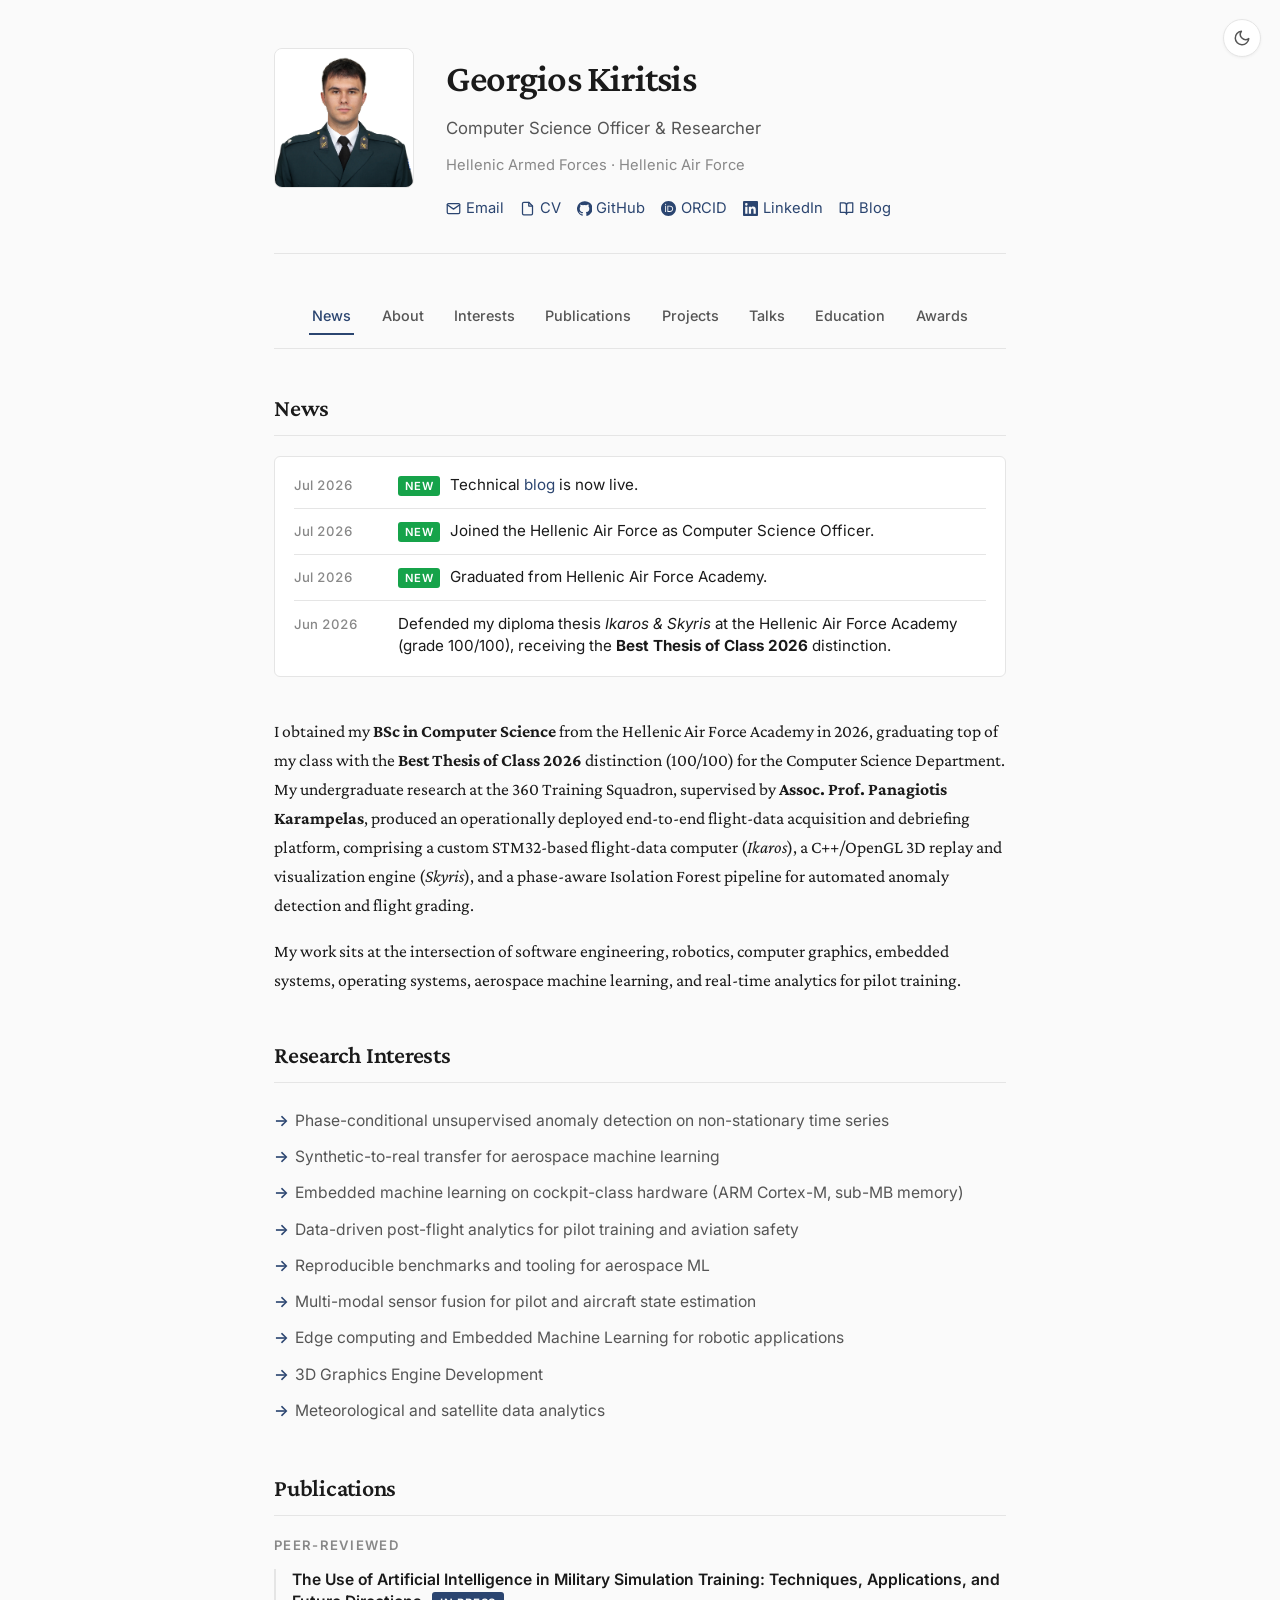
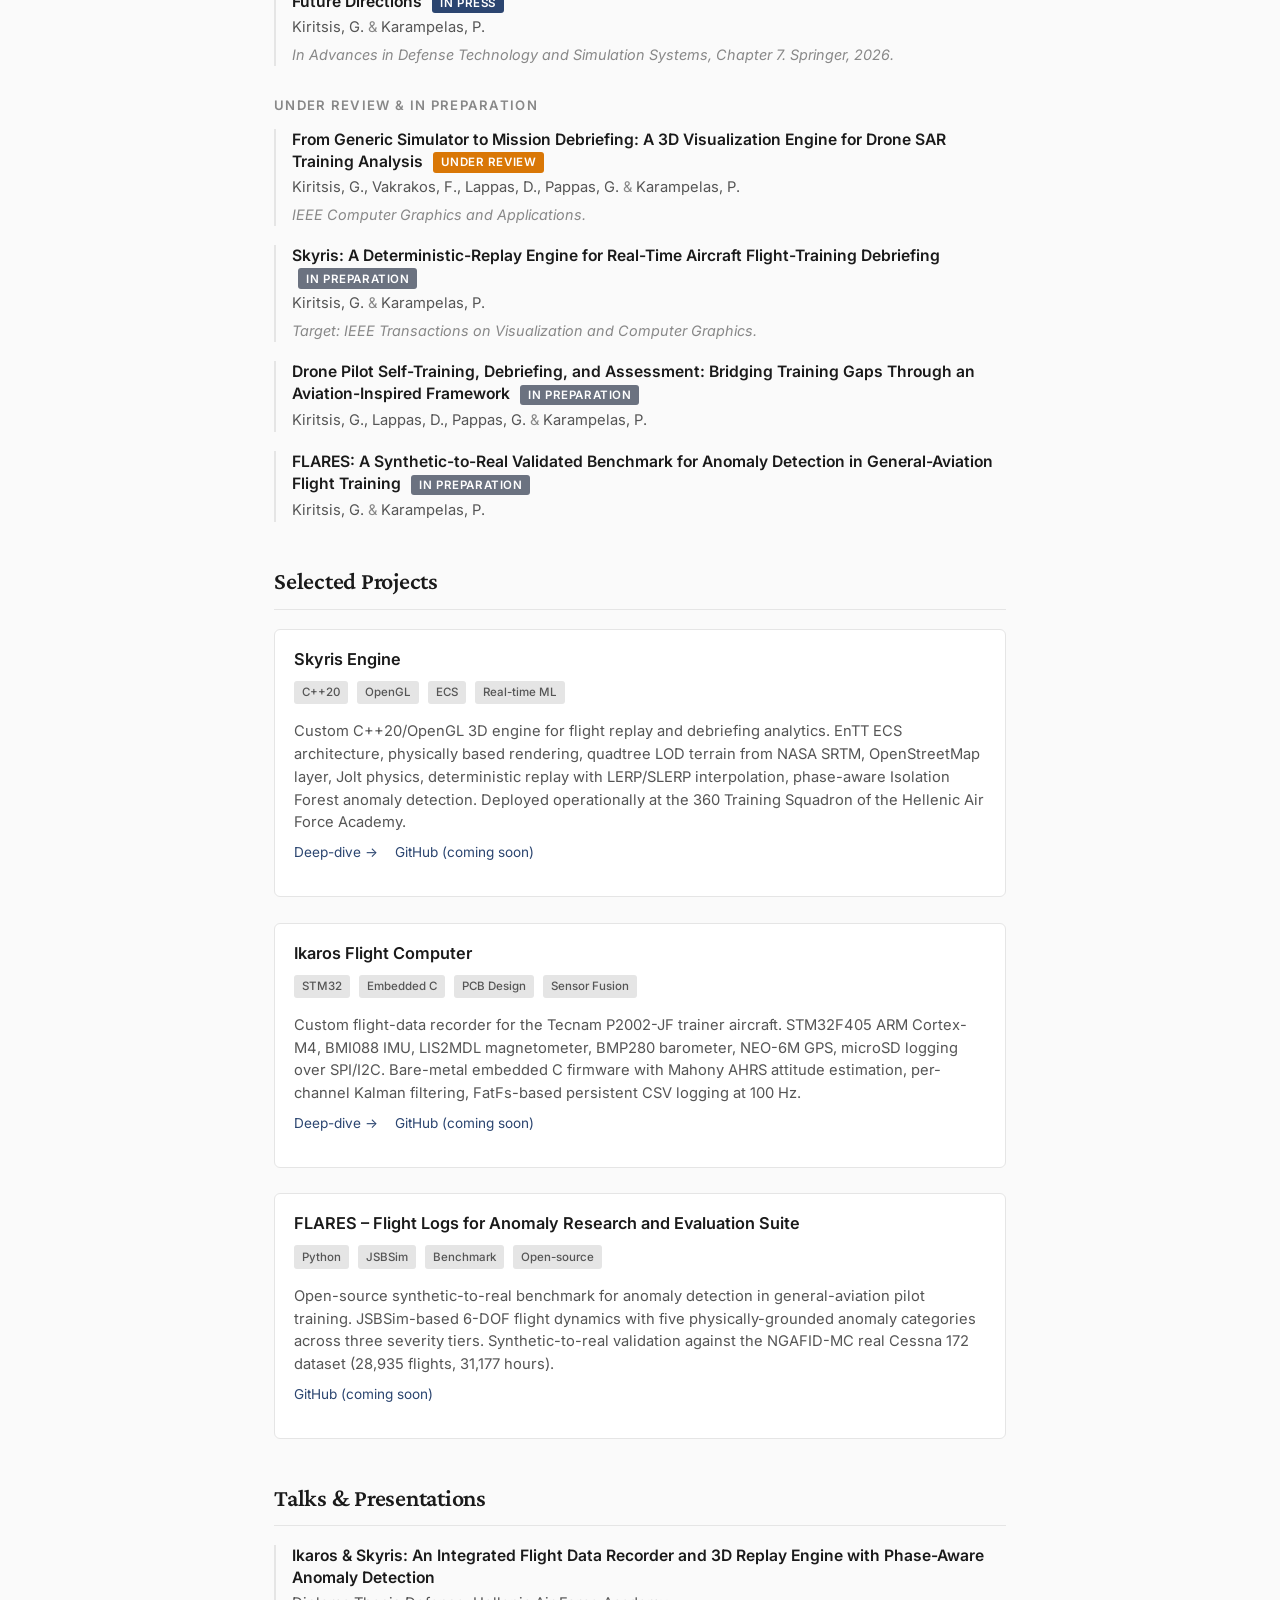
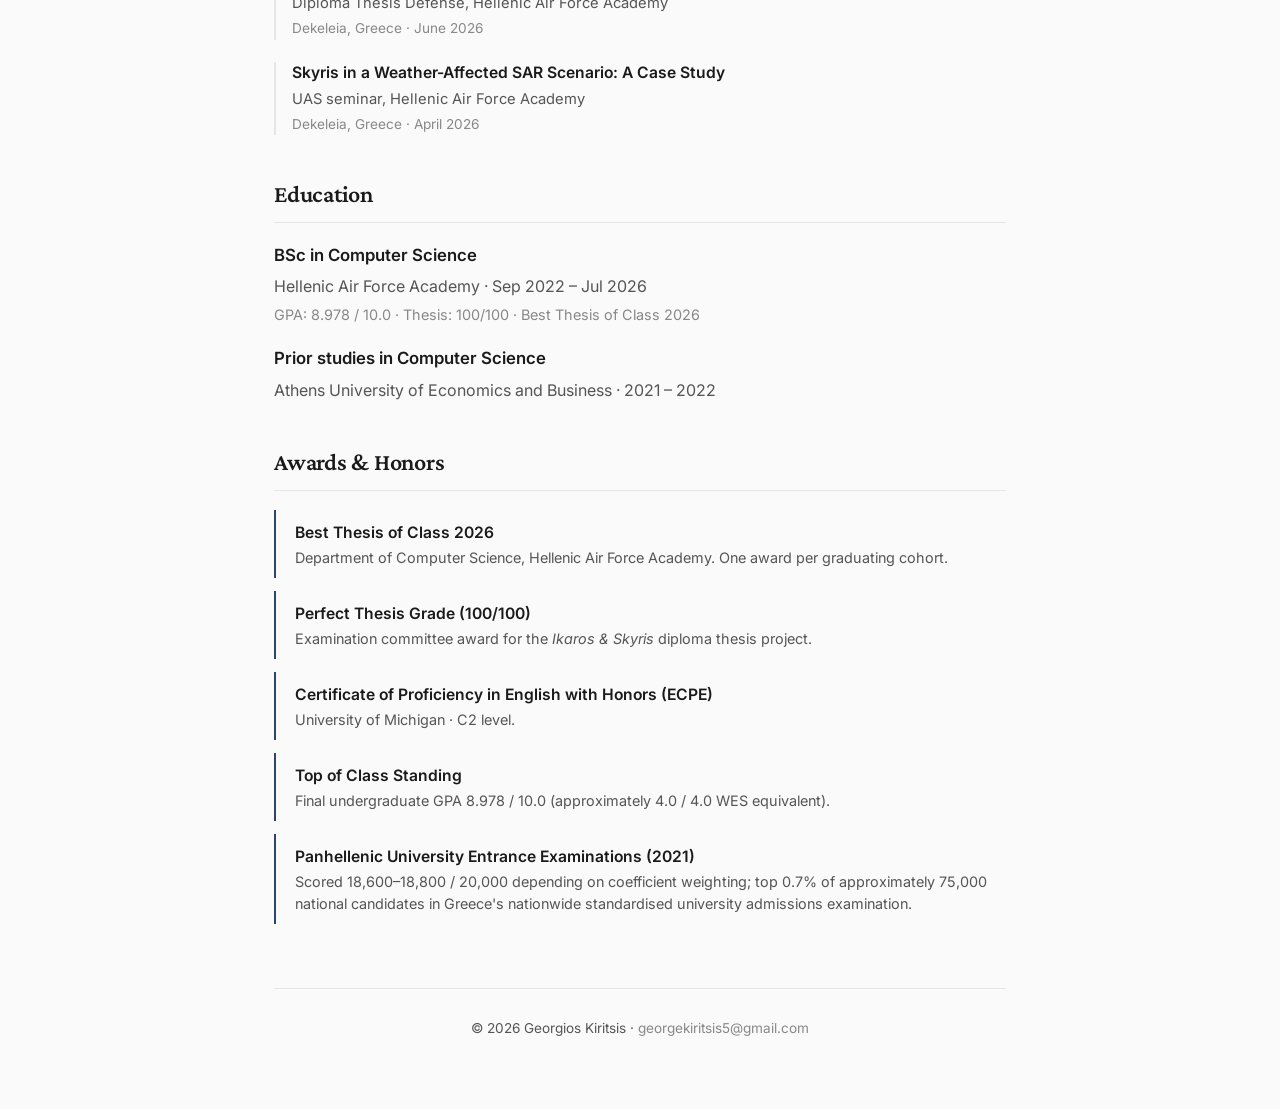
<file: index.html>
<!DOCTYPE html>
<html lang="en">
<head>
<meta charset="UTF-8">
<meta name="viewport" content="width=device-width, initial-scale=1.0">
<title>Georgios Kiritsis</title>
<meta name="description" content="Georgios Kiritsis &ndash; Computer Science Officer & Researcher.">
<meta name="author" content="Georgios Kiritsis">

<meta property="og:title" content="Georgios Kiritsis">
<meta property="og:description" content="Computer Science Officer &amp; Researcher">
<meta property="og:type" content="website">
<meta property="og:url" content="https://georgekiritsis.com">

<link rel="preconnect" href="https://fonts.googleapis.com">
<link rel="preconnect" href="https://fonts.gstatic.com" crossorigin>
<link href="https://fonts.googleapis.com/css2?family=Inter:wght@400;500;600;700&amp;family=Crimson+Pro:ital,wght@0,400;0,600;1,400&amp;display=swap" rel="stylesheet">

<link rel="stylesheet" href="style.css">

<script>
  (function() {
    const stored = localStorage.getItem('theme');
    const systemDark = window.matchMedia('(prefers-color-scheme: dark)').matches;
    const theme = stored || (systemDark ? 'dark' : 'light');
    document.documentElement.setAttribute('data-theme', theme);
  })();
</script>
</head>
<body>

<button class="theme-toggle" id="theme-toggle" aria-label="Toggle theme">
  <svg class="icon-sun" viewBox="0 0 24 24" fill="none" stroke="currentColor" stroke-width="2" stroke-linecap="round" stroke-linejoin="round">
    <circle cx="12" cy="12" r="4"/>
    <path d="M12 2v2M12 20v2M4.93 4.93l1.41 1.41M17.66 17.66l1.41 1.41M2 12h2M20 12h2M6.34 17.66l-1.41 1.41M19.07 4.93l-1.41 1.41"/>
  </svg>
  <svg class="icon-moon" viewBox="0 0 24 24" fill="none" stroke="currentColor" stroke-width="2" stroke-linecap="round" stroke-linejoin="round">
    <path d="M21 12.79A9 9 0 1 1 11.21 3 7 7 0 0 0 21 12.79z"/>
  </svg>
</button>

<div class="container">

  <!-- HERO -->
  <div class="hero">
    <div class="hero-photo">
      <img src="resources/profile.JPG" alt="Georgios Kiritsis" onerror="this.style.display='none'">
    </div>
    <div class="hero-text">
      <h1>Georgios Kiritsis</h1>
      <p class="hero-subtitle">Computer Science Officer &amp; Researcher</p>
      <p class="hero-affiliation">Hellenic Armed Forces &middot; Hellenic Air Force</p>
      <div class="links">
        <a href="mailto:georgekiritsis5@gmail.com">
          <svg viewBox="0 0 24 24" fill="none" stroke="currentColor" stroke-width="2" stroke-linecap="round" stroke-linejoin="round"><path d="M4 4h16c1.1 0 2 .9 2 2v12c0 1.1-.9 2-2 2H4c-1.1 0-2-.9-2-2V6c0-1.1.9-2 2-2z"/><polyline points="22,6 12,13 2,6"/></svg>
          Email
        </a>
        <a href="resources/cv.pdf">
          <svg viewBox="0 0 24 24" fill="none" stroke="currentColor" stroke-width="2" stroke-linecap="round" stroke-linejoin="round"><path d="M14 2H6a2 2 0 0 0-2 2v16a2 2 0 0 0 2 2h12a2 2 0 0 0 2-2V8z"/><polyline points="14 2 14 8 20 8"/></svg>
          CV
        </a>
        <a href="https://github.com/GeorgeKiritsis" target="_blank" rel="noopener">
          <svg viewBox="0 0 24 24" fill="currentColor"><path d="M12 .3a12 12 0 0 0-3.8 23.38c.6.12.83-.26.83-.57v-2c-3.34.72-4.04-1.42-4.04-1.42-.55-1.39-1.34-1.76-1.34-1.76-1.08-.74.09-.73.09-.73 1.2.09 1.83 1.24 1.83 1.24 1.08 1.83 2.81 1.3 3.5 1 .1-.78.42-1.31.76-1.6-2.66-.3-5.47-1.33-5.47-5.93 0-1.31.47-2.38 1.24-3.22-.13-.3-.54-1.52.11-3.18 0 0 1-.32 3.3 1.23a11.5 11.5 0 0 1 6 0c2.28-1.55 3.29-1.23 3.29-1.23.66 1.66.25 2.88.12 3.18a4.65 4.65 0 0 1 1.24 3.22c0 4.61-2.81 5.63-5.48 5.92.42.36.81 1.1.81 2.22v3.29c0 .31.21.69.83.57A12 12 0 0 0 12 .3"/></svg>
          GitHub
        </a>
        <a href="https://orcid.org/0009-0001-4686-2760" target="_blank" rel="noopener">
          <svg viewBox="0 0 24 24" fill="currentColor"><path d="M12 0C5.372 0 0 5.372 0 12s5.372 12 12 12 12-5.372 12-12S18.628 0 12 0zM7.369 4.378c.525 0 .947.431.947.947 0 .525-.422.947-.947.947-.525 0-.946-.422-.946-.947 0-.516.421-.947.946-.947zm-.722 3.038h1.444v10.041H6.647V7.416zm3.562 0h3.9c3.712 0 5.344 2.653 5.344 5.025 0 2.578-2.016 5.025-5.325 5.025h-3.919V7.416zm1.444 1.303v7.444h2.297c3.272 0 4.022-2.484 4.022-3.722 0-2.016-1.284-3.722-4.097-3.722h-2.222z"/></svg>
          ORCID
        </a>
        <a href="https://www.linkedin.com/in/giorgoskiritsis/" target="_blank" rel="noopener">
          <svg viewBox="0 0 24 24" fill="currentColor"><path d="M20.447 20.452h-3.554v-5.569c0-1.328-.027-3.037-1.852-3.037-1.853 0-2.136 1.445-2.136 2.939v5.667H9.351V9h3.414v1.561h.046c.477-.9 1.637-1.85 3.37-1.85 3.601 0 4.267 2.37 4.267 5.455v6.286zM5.337 7.433a2.062 2.062 0 01-2.063-2.065 2.063 2.063 0 112.063 2.065zm1.782 13.019H3.555V9h3.564v11.452zM22.225 0H1.771C.792 0 0 .774 0 1.729v20.542C0 23.227.792 24 1.771 24h20.451C23.2 24 24 23.227 24 22.271V1.729C24 .774 23.2 0 22.222 0h.003z"/></svg>
          LinkedIn
        </a>
        <a href="writing/index.html">
          <svg viewBox="0 0 24 24" fill="none" stroke="currentColor" stroke-width="2" stroke-linecap="round" stroke-linejoin="round"><path d="M2 3h6a4 4 0 0 1 4 4v14a3 3 0 0 0-3-3H2z"/><path d="M22 3h-6a4 4 0 0 0-4 4v14a3 3 0 0 1 3-3h7z"/></svg>
          Blog
        </a>
      </div>
    </div>
  </div>

  <!-- NAV MENU -->
  <nav class="nav-menu">
    <div class="nav-menu-inner">
      <a href="#news">News</a>
      <a href="#about">About</a>
      <a href="#interests">Interests</a>
      <a href="#publications">Publications</a>
      <a href="#projects">Projects</a>
      <a href="#talks">Talks</a>
      <a href="#education">Education</a>
      <a href="#awards">Awards</a>
    </div>
  </nav>

  <!-- NEWS -->
  <section id="news">
    <h2>News</h2>
    <div class="news">
      <div class="news-item">
        <div class="news-date">Jul 2026</div>
        <p class="news-text">
          <span class="news-tag new">New</span>
          Technical 
      <a href="./writing/index.html">blog</a>
is now live.
        </p>
      </div>
      <div class="news-item">
        <div class="news-date">Jul 2026</div>
        <p class="news-text">
          <span class="news-tag new">New</span>
          Joined the Hellenic Air Force as Computer Science Officer.
        </p>
      </div>
      <div class="news-item">
        <div class="news-date">Jul 2026</div>
        <p class="news-text">
          <span class="news-tag new">New</span>
          Graduated from Hellenic Air Force Academy.
        </p>
      </div>
      <div class="news-item">
        <div class="news-date">Jun 2026</div>
        <p class="news-text">
          Defended my diploma thesis <em>Ikaros &amp; Skyris</em> at the Hellenic Air Force Academy (grade 100/100), receiving the <strong>Best Thesis of Class 2026</strong> distinction.
        </p>
      </div>
    </div>
  </section>

  <!-- ABOUT -->
  <section id="about">
    <div class="body-text">

        <p>I obtained my <strong>BSc in Computer Science</strong> from the Hellenic Air Force Academy in 2026, graduating top of my class with the <strong>Best Thesis of Class 2026</strong> distinction (100/100) for the Computer Science Department. My undergraduate research at the 360 Training Squadron, supervised by <strong>Assoc. Prof. Panagiotis Karampelas</strong>, produced an operationally deployed end-to-end flight-data acquisition and debriefing platform, comprising a custom STM32-based flight-data computer (<em>Ikaros</em>), a C++/OpenGL 3D replay and visualization engine (<em>Skyris</em>), and a phase-aware Isolation Forest pipeline for automated anomaly detection and flight grading.</p>

      <p>My work sits at the intersection of software engineering, robotics, computer graphics, embedded systems, operating systems, aerospace machine learning, and real-time analytics for pilot training.</p>
    </div>
  </section>

  <!-- RESEARCH INTERESTS -->
  <section id="interests">
    <h2>Research Interests</h2>
    <ul class="interests">
      <li>Phase-conditional unsupervised anomaly detection on non-stationary time series</li>
      <li>Synthetic-to-real transfer for aerospace machine learning</li>
      <li>Embedded machine learning on cockpit-class hardware (ARM Cortex-M, sub-MB memory)</li>
      <li>Data-driven post-flight analytics for pilot training and aviation safety</li>
      <li>Reproducible benchmarks and tooling for aerospace ML</li>
      <li>Multi-modal sensor fusion for pilot and aircraft state estimation</li>
      <li>Edge computing and Embedded Machine Learning for robotic applications</li>
      <li>3D Graphics Engine Development</li>
      <li>Meteorological and satellite data analytics</li>
    </ul>
  </section>

  <!-- PUBLICATIONS -->
  <section id="publications">
    <h2>Publications</h2>

    <div class="pub-group">
      <div class="pub-group-title">Peer-reviewed</div>

      <div class="pub">
        <p class="pub-title">
          The Use of Artificial Intelligence in Military Simulation Training: Techniques, Applications, and Future Directions
          <span class="pub-badge">In Press</span>
        </p>
        <p class="pub-authors">Kiritsis, G.<span style="color:var(--text-muted)"> &amp; </span>Karampelas, P.</p>
        <p class="pub-venue">In <em>Advances in Defense Technology and Simulation Systems</em>, Chapter 7. Springer, 2026.</p>
      </div>
    </div>

    <div class="pub-group">
      <div class="pub-group-title">Under Review &amp; In Preparation</div>

      <div class="pub">
        <p class="pub-title">
          From Generic Simulator to Mission Debriefing: A 3D Visualization Engine for Drone SAR Training Analysis
          <span class="pub-badge review">Under Review</span>
        </p>
        <p class="pub-authors">Kiritsis, G., Vakrakos, F., Lappas, D., Pappas, G.<span style="color:var(--text-muted)"> &amp; </span>Karampelas, P.</p>
        <p class="pub-venue"><em>IEEE Computer Graphics and Applications.</em></p>
      </div>

      <div class="pub">
        <p class="pub-title">
          Skyris: A Deterministic-Replay Engine for Real-Time Aircraft Flight-Training Debriefing
          <span class="pub-badge prep">In Preparation</span>
        </p>
        <p class="pub-authors">Kiritsis, G.<span style="color:var(--text-muted)"> &amp; </span>Karampelas, P.</p>
        <p class="pub-venue">Target: <em>IEEE Transactions on Visualization and Computer Graphics.</em></p>
      </div>

      <div class="pub">
        <p class="pub-title">
          Drone Pilot Self-Training, Debriefing, and Assessment: Bridging Training Gaps Through an Aviation-Inspired Framework
          <span class="pub-badge prep">In Preparation</span>
        </p>
        <p class="pub-authors">Kiritsis, G., Lappas, D., Pappas, G.<span style="color:var(--text-muted)"> &amp; </span>Karampelas, P.</p>
      </div>

      <div class="pub">
        <p class="pub-title">
          FLARES: A Synthetic-to-Real Validated Benchmark for Anomaly Detection in General-Aviation Flight Training
          <span class="pub-badge prep">In Preparation</span>
        </p>
        <p class="pub-authors">Kiritsis, G.<span style="color:var(--text-muted)"> &amp; </span>Karampelas, P.</p>
      </div>
    </div>
  </section>

  <!-- PROJECTS -->
  <section id="projects">
    <h2>Selected Projects</h2>

    <div class="project">
      <p class="project-title">Skyris Engine</p>
      <p>
        <span class="tag">C++20</span>
        <span class="tag">OpenGL</span>
        <span class="tag">ECS</span>
        <span class="tag">Real-time ML</span>
      </p>
      <p class="project-desc">Custom C++20/OpenGL 3D engine for flight replay and debriefing analytics. EnTT ECS architecture, physically based rendering, quadtree LOD terrain from NASA SRTM, OpenStreetMap layer, Jolt physics, deterministic replay with LERP/SLERP interpolation, phase-aware Isolation Forest anomaly detection. Deployed operationally at the 360 Training Squadron of the Hellenic Air Force Academy.</p>
      <p class="project-links">
        <a href="writing/skyris-engine.html">Deep-dive &rarr;</a>
        <a href="#">GitHub (coming soon)</a>
      </p>
    </div>

    <div class="project">
      <p class="project-title">Ikaros Flight Computer</p>
      <p>
        <span class="tag">STM32</span>
        <span class="tag">Embedded C</span>
        <span class="tag">PCB Design</span>
        <span class="tag">Sensor Fusion</span>
      </p>
      <p class="project-desc">Custom flight-data recorder for the Tecnam P2002-JF trainer aircraft. STM32F405 ARM Cortex-M4, BMI088 IMU, LIS2MDL magnetometer, BMP280 barometer, NEO-6M GPS, microSD logging over SPI/I2C. Bare-metal embedded C firmware with Mahony AHRS attitude estimation, per-channel Kalman filtering, FatFs-based persistent CSV logging at 100 Hz.</p>
      <p class="project-links">
        <a href="writing/ikaros-flight-computer.html">Deep-dive &rarr;</a>
        <a href="#">GitHub (coming soon)</a>
      </p>
    </div>

    <div class="project">
      <p class="project-title">FLARES &ndash; Flight Logs for Anomaly Research and Evaluation Suite</p>
      <p>
        <span class="tag">Python</span>
        <span class="tag">JSBSim</span>
        <span class="tag">Benchmark</span>
        <span class="tag">Open-source</span>
      </p>
      <p class="project-desc">Open-source synthetic-to-real benchmark for anomaly detection in general-aviation pilot training. JSBSim-based 6-DOF flight dynamics with five physically-grounded anomaly categories across three severity tiers. Synthetic-to-real validation against the NGAFID-MC real Cessna 172 dataset (28,935 flights, 31,177 hours).</p>
      <p class="project-links">
        <a href="#">GitHub (coming soon)</a>
      </p>
    </div>
  </section>

  <!-- TALKS -->
  <section id="talks">
    <h2>Talks &amp; Presentations</h2>

    <div class="talk">
      <p class="talk-title">Ikaros &amp; Skyris: An Integrated Flight Data Recorder and 3D Replay Engine with Phase-Aware Anomaly Detection</p>
      <p class="talk-venue">Diploma Thesis Defense, Hellenic Air Force Academy</p>
      <p class="talk-date">Dekeleia, Greece &middot; June 2026</p>
    </div>

    <div class="talk">
      <p class="talk-title">Skyris in a Weather-Affected SAR Scenario: A Case Study</p>
      <p class="talk-venue">UAS seminar, Hellenic Air Force Academy</p>
      <p class="talk-date">Dekeleia, Greece &middot; April 2026</p>
    </div>
  </section>

  <!-- EDUCATION -->
  <section id="education">
    <h2>Education</h2>

    <div style="margin-bottom: 1.2rem;">
      <h3>BSc in Computer Science</h3>
      <p style="margin: 0 0 0.2rem; color: var(--text-soft);">Hellenic Air Force Academy &middot; Sep 2022 &ndash; Jul 2026</p>
      <p style="margin: 0; font-size: 0.9rem; color: var(--text-muted);">GPA: 8.978 / 10.0 &middot; Thesis: 100/100 &middot; Best Thesis of Class 2026</p>
    </div>

    <div>
      <h3>Prior studies in Computer Science</h3>
      <p style="margin: 0; color: var(--text-soft);">Athens University of Economics and Business &middot; 2021 &ndash; 2022</p>
    </div>
  </section>

  <!-- AWARDS -->
  <section id="awards">
    <h2>Awards &amp; Honors</h2>

    <div class="award">
      <p class="award-title">Best Thesis of Class 2026</p>
      <p class="award-detail">Department of Computer Science, Hellenic Air Force Academy. One award per graduating cohort.</p>
    </div>

    <div class="award">
      <p class="award-title">Perfect Thesis Grade (100/100)</p>
      <p class="award-detail">Examination committee award for the <em>Ikaros &amp; Skyris</em> diploma thesis project.</p>
    </div>

    <div class="award">
      <p class="award-title">Certificate of Proficiency in English with Honors (ECPE)</p>
      <p class="award-detail">University of Michigan &middot; C2 level.</p>
    </div>

    <div class="award">
      <p class="award-title">Top of Class Standing</p>
      <p class="award-detail">Final undergraduate GPA 8.978 / 10.0 (approximately 4.0 / 4.0 WES equivalent).</p>
    </div>

    <div class="award">
      <p class="award-title">Panhellenic University Entrance Examinations (2021)</p>
      <p class="award-detail">Scored 18,600&ndash;18,800 / 20,000 depending on coefficient weighting; top 0.7% of approximately 75,000 national candidates in Greece's nationwide standardised university admissions examination.</p>
    </div>
  </section>

  <footer>
    <p>&copy; 2026 Georgios Kiritsis &middot; <a href="mailto:georgekiritsis5@gmail.com">georgekiritsis5@gmail.com</a></p>
  </footer>

</div>

<script>
  const toggle = document.getElementById('theme-toggle');
  toggle.addEventListener('click', function() {
    const current = document.documentElement.getAttribute('data-theme');
    const next = current === 'dark' ? 'light' : 'dark';
    document.documentElement.setAttribute('data-theme', next);
    localStorage.setItem('theme', next);
  });

  const navLinks = document.querySelectorAll('.nav-menu a');
  const sections = Array.from(navLinks).map(link => {
    const id = link.getAttribute('href').substring(1);
    return { link: link, section: document.getElementById(id) };
  }).filter(s => s.section);

  function updateActiveNav() {
    const scrollPos = window.scrollY + 100;
    let active = sections[0];
    for (const s of sections) {
      if (s.section.offsetTop <= scrollPos) active = s;
    }
    navLinks.forEach(l => l.classList.remove('active'));
    if (active) active.link.classList.add('active');
  }

  window.addEventListener('scroll', updateActiveNav, { passive: true });
  updateActiveNav();
</script>

</body>
</html>
</file>
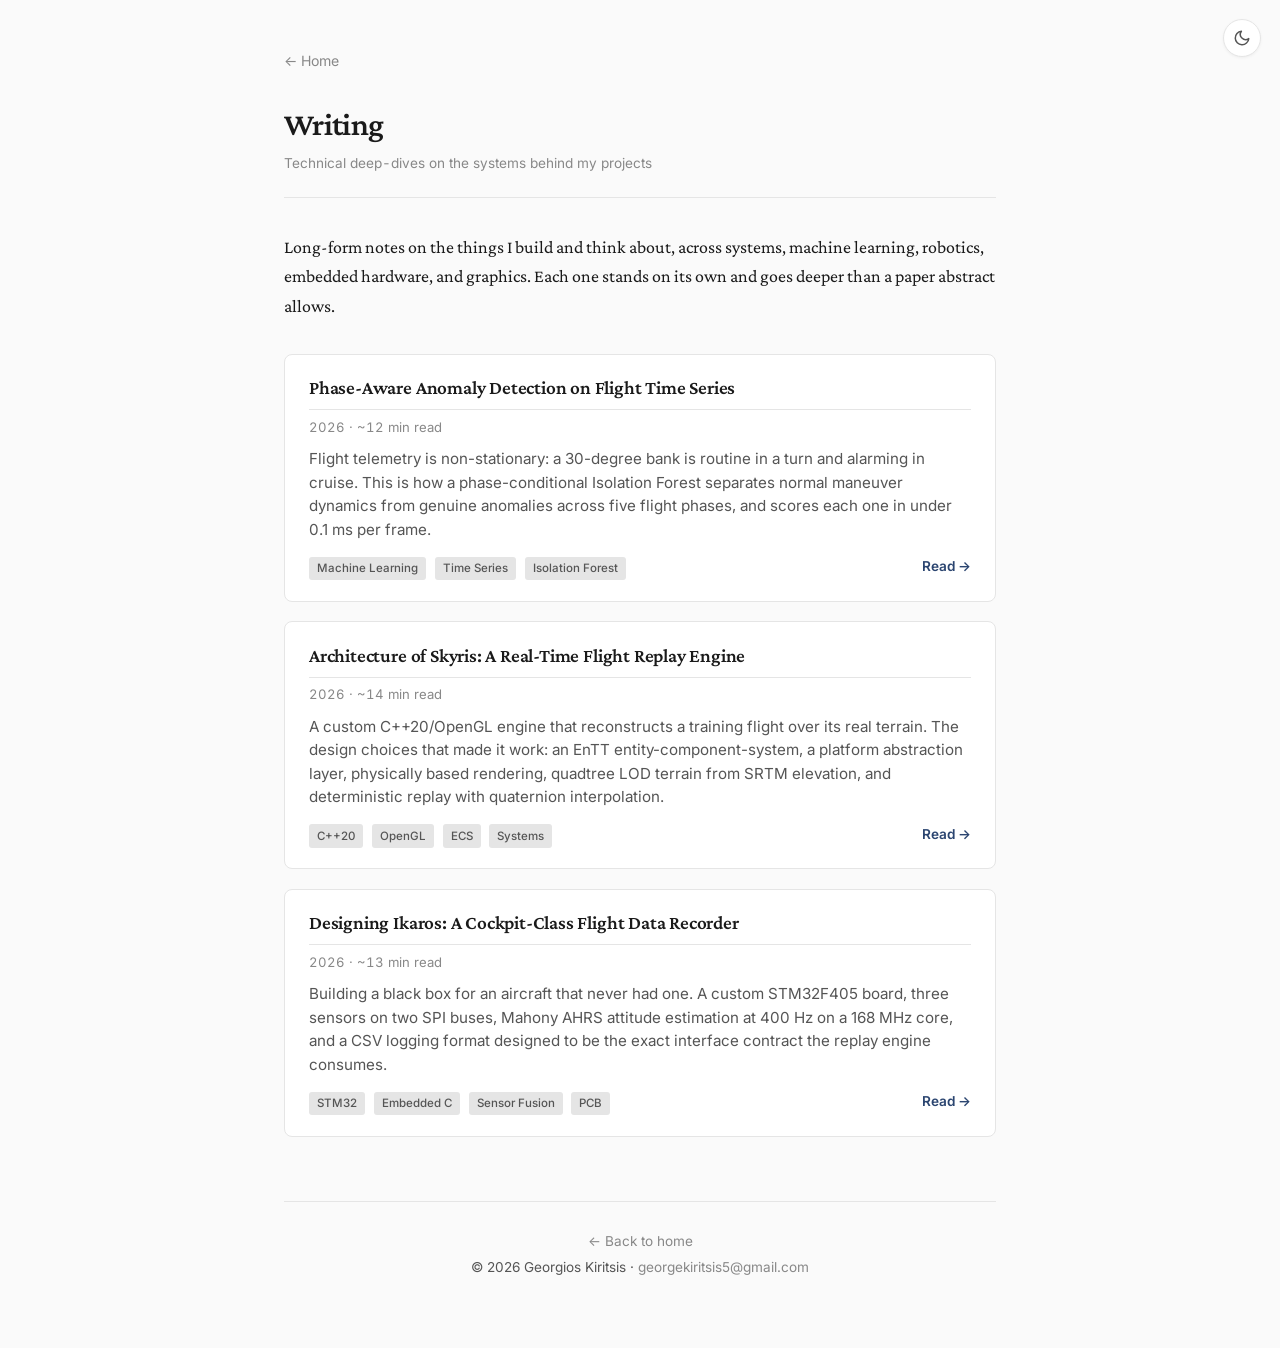
<file: writing/index.html>
<!DOCTYPE html>
<html lang="en">
<head>
<meta charset="UTF-8">
<meta name="viewport" content="width=device-width, initial-scale=1.0">
<title>Writing &middot; Georgios Kiritsis</title>
<meta name="description" content="Long-form notes on the things I build and think about, across systems, machine learning, robotics, embedded hardware, and graphics. Each one stands on its own and goes deeper than a paper abstract allows.">
<meta name="author" content="Georgios Kiritsis">

<meta property="og:title" content="Writing &middot; Georgios Kiritsis">
<meta property="og:description" content="Technical deep-dives on flight-data systems, embedded engineering, and aerospace machine learning.">
<meta property="og:type" content="website">
<meta property="og:url" content="https://georgekiritsis.com/writing/">

<link rel="preconnect" href="https://fonts.googleapis.com">
<link rel="preconnect" href="https://fonts.gstatic.com" crossorigin>
<link href="https://fonts.googleapis.com/css2?family=Inter:wght@400;500;600;700&amp;family=Crimson+Pro:ital,wght@0,400;0,600;1,400&amp;display=swap" rel="stylesheet">

<link rel="stylesheet" href="../style.css">

<script>
  (function() {
    const stored = localStorage.getItem('theme');
    const systemDark = window.matchMedia('(prefers-color-scheme: dark)').matches;
    const theme = stored || (systemDark ? 'dark' : 'light');
    document.documentElement.setAttribute('data-theme', theme);
  })();
</script>
</head>
<body>

<button class="theme-toggle" id="theme-toggle" aria-label="Toggle theme">
  <svg class="icon-sun" viewBox="0 0 24 24" fill="none" stroke="currentColor" stroke-width="2" stroke-linecap="round" stroke-linejoin="round">
    <circle cx="12" cy="12" r="4"/>
    <path d="M12 2v2M12 20v2M4.93 4.93l1.41 1.41M17.66 17.66l1.41 1.41M2 12h2M20 12h2M6.34 17.66l-1.41 1.41M19.07 4.93l-1.41 1.41"/>
  </svg>
  <svg class="icon-moon" viewBox="0 0 24 24" fill="none" stroke="currentColor" stroke-width="2" stroke-linecap="round" stroke-linejoin="round">
    <path d="M21 12.79A9 9 0 1 1 11.21 3 7 7 0 0 0 21 12.79z"/>
  </svg>
</button>

<div class="container article-container">

  <a class="back-link" href="../index.html">&larr; Home</a>

  <div class="article-header">
    <h1 class="article-title">Writing</h1>
    <p class="article-meta">Technical deep-dives on the systems behind my projects</p>
  </div>

  <p class="blog-intro"> Long-form notes on the things I build and think about, across systems, machine learning, robotics, embedded hardware, and graphics. Each one stands on its own and goes deeper than a paper abstract allows.</p>

  <div class="blog-list">

    <a class="blog-card" href="phase-aware-anomaly-detection.html">
      <h2 class="blog-card-title">Phase-Aware Anomaly Detection on Flight Time Series</h2>
      <p class="blog-card-meta">2026 &middot; ~12 min read</p>
      <p class="blog-card-desc">Flight telemetry is non-stationary: a 30-degree bank is routine in a turn and alarming in cruise. This is how a phase-conditional Isolation Forest separates normal maneuver dynamics from genuine anomalies across five flight phases, and scores each one in under 0.1 ms per frame.</p>
      <div class="blog-card-footer">
        <span class="blog-card-tags">
          <span class="tag">Machine Learning</span>
          <span class="tag">Time Series</span>
          <span class="tag">Isolation Forest</span>
        </span>
        <span class="blog-card-more">Read &rarr;</span>
      </div>
    </a>

    <a class="blog-card" href="skyris-engine.html">
      <h2 class="blog-card-title">Architecture of Skyris: A Real-Time Flight Replay Engine</h2>
      <p class="blog-card-meta">2026 &middot; ~14 min read</p>
      <p class="blog-card-desc">A custom C++20/OpenGL engine that reconstructs a training flight over its real terrain. The design choices that made it work: an EnTT entity-component-system, a platform abstraction layer, physically based rendering, quadtree LOD terrain from SRTM elevation, and deterministic replay with quaternion interpolation.</p>
      <div class="blog-card-footer">
        <span class="blog-card-tags">
          <span class="tag">C++20</span>
          <span class="tag">OpenGL</span>
          <span class="tag">ECS</span>
          <span class="tag">Systems</span>
        </span>
        <span class="blog-card-more">Read &rarr;</span>
      </div>
    </a>

    <a class="blog-card" href="ikaros-flight-computer.html">
      <h2 class="blog-card-title">Designing Ikaros: A Cockpit-Class Flight Data Recorder</h2>
      <p class="blog-card-meta">2026 &middot; ~13 min read</p>
      <p class="blog-card-desc">Building a black box for an aircraft that never had one. A custom STM32F405 board, three sensors on two SPI buses, Mahony AHRS attitude estimation at 400 Hz on a 168 MHz core, and a CSV logging format designed to be the exact interface contract the replay engine consumes.</p>
      <div class="blog-card-footer">
        <span class="blog-card-tags">
          <span class="tag">STM32</span>
          <span class="tag">Embedded C</span>
          <span class="tag">Sensor Fusion</span>
          <span class="tag">PCB</span>
        </span>
        <span class="blog-card-more">Read &rarr;</span>
      </div>
    </a>

  </div>

  <footer>
    <p><a href="../index.html">&larr; Back to home</a></p>
    <p>&copy; 2026 Georgios Kiritsis &middot; <a href="mailto:georgekiritsis5@gmail.com">georgekiritsis5@gmail.com</a></p>
  </footer>

</div>

<script>
  const toggle = document.getElementById('theme-toggle');
  toggle.addEventListener('click', function() {
    const current = document.documentElement.getAttribute('data-theme');
    const next = current === 'dark' ? 'light' : 'dark';
    document.documentElement.setAttribute('data-theme', next);
    localStorage.setItem('theme', next);
  });
</script>

</body>
</html>
</file>
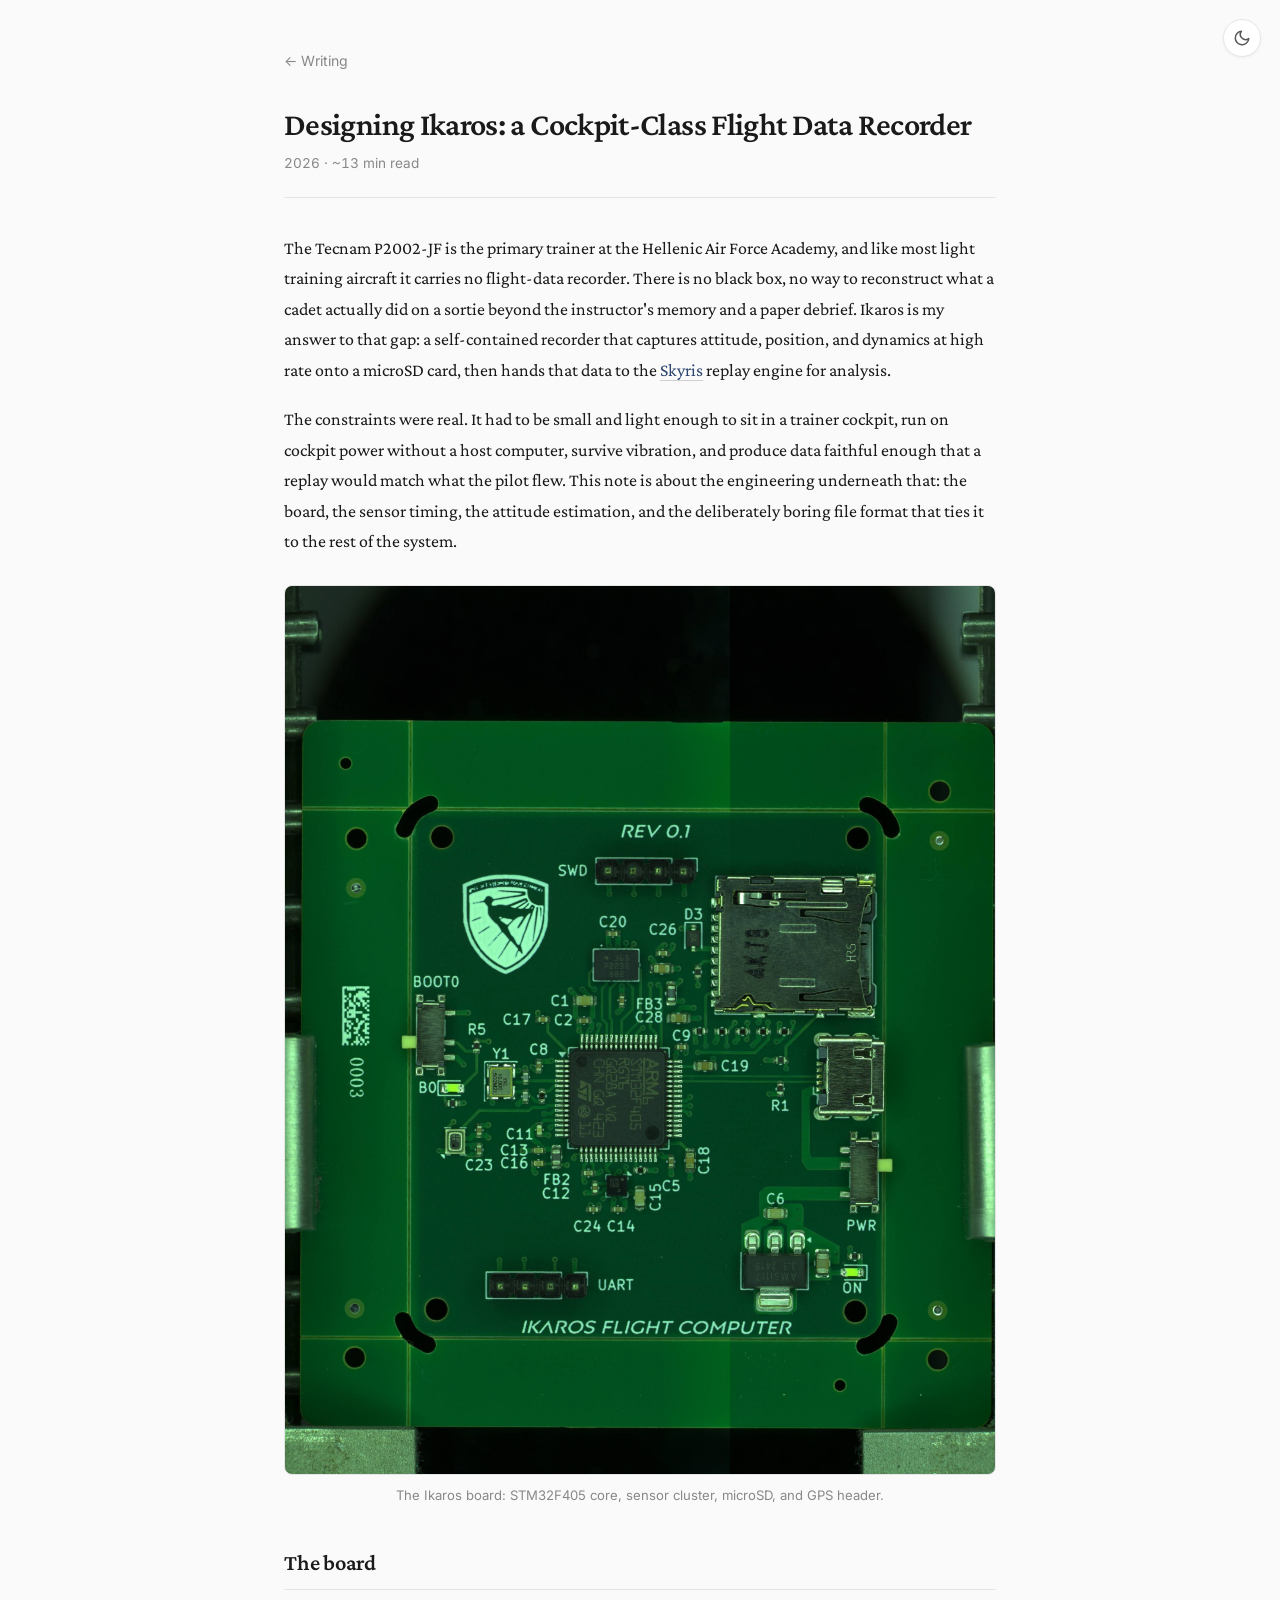
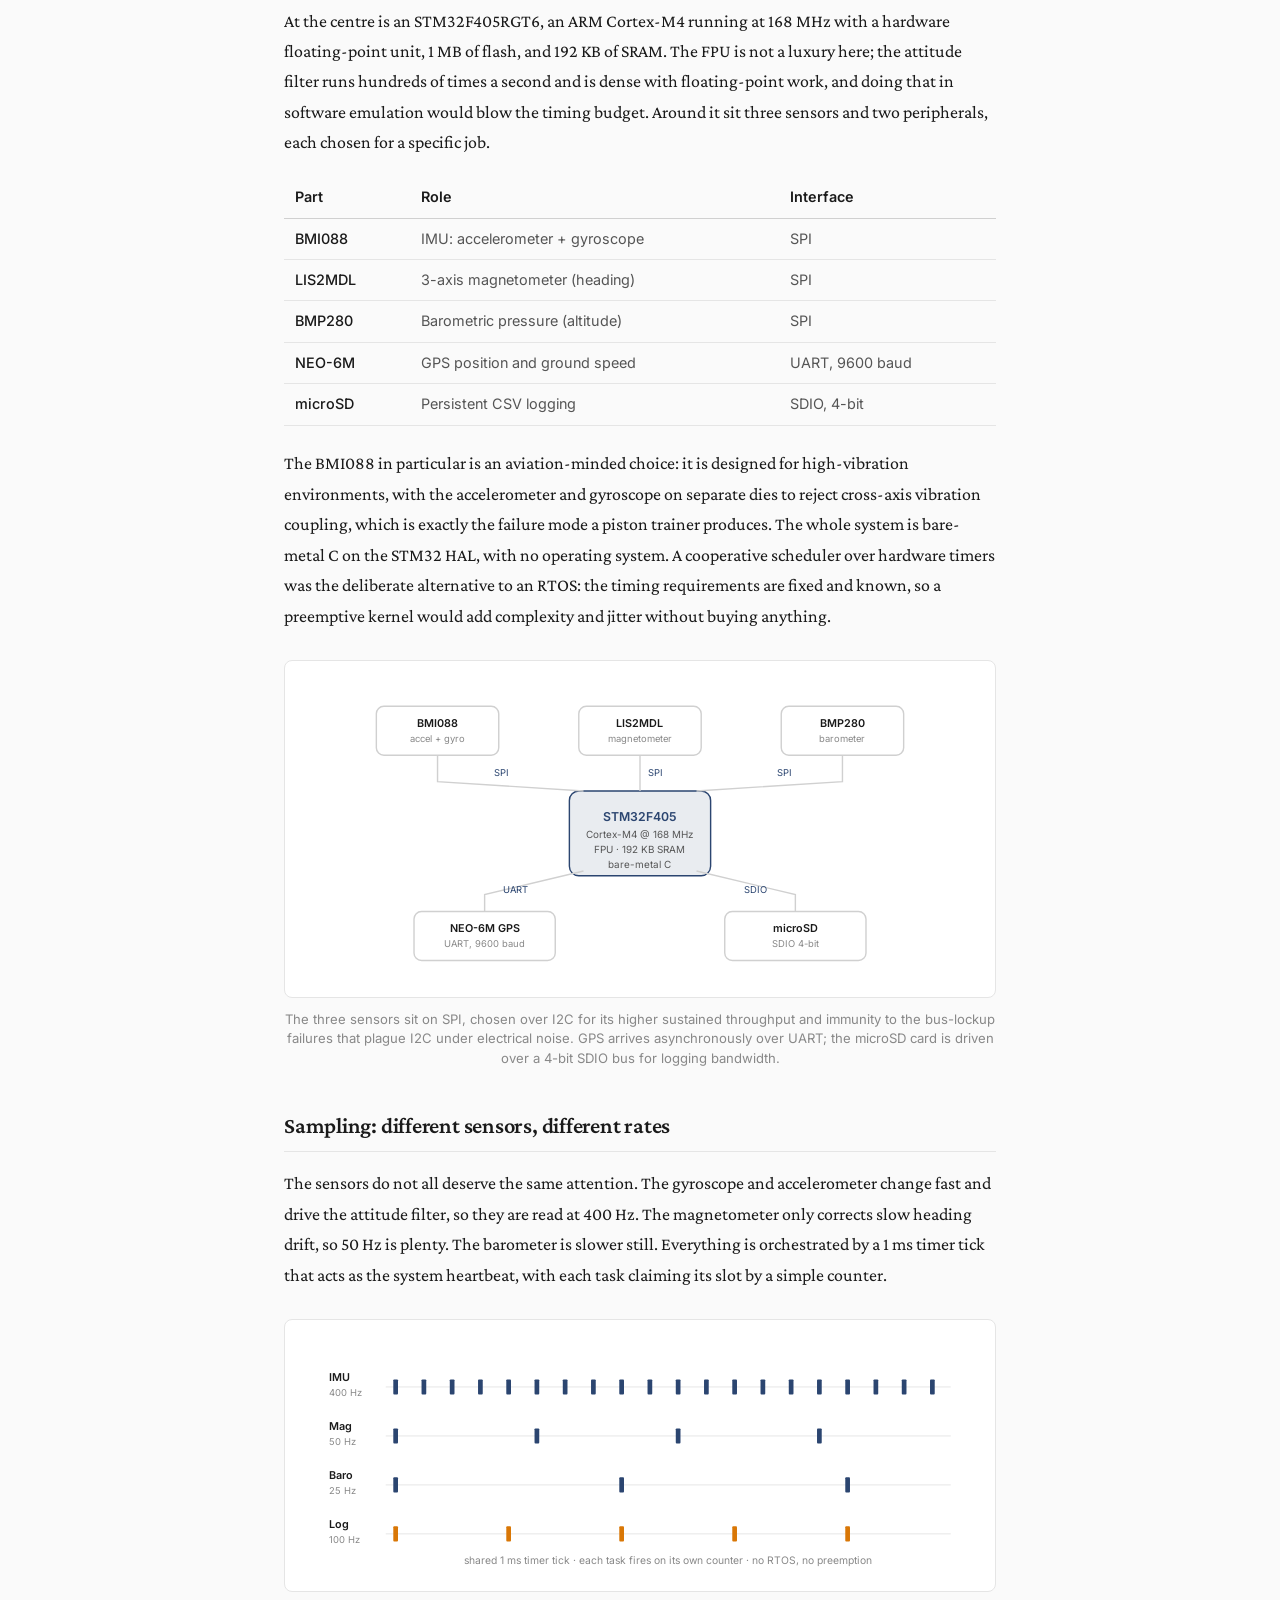
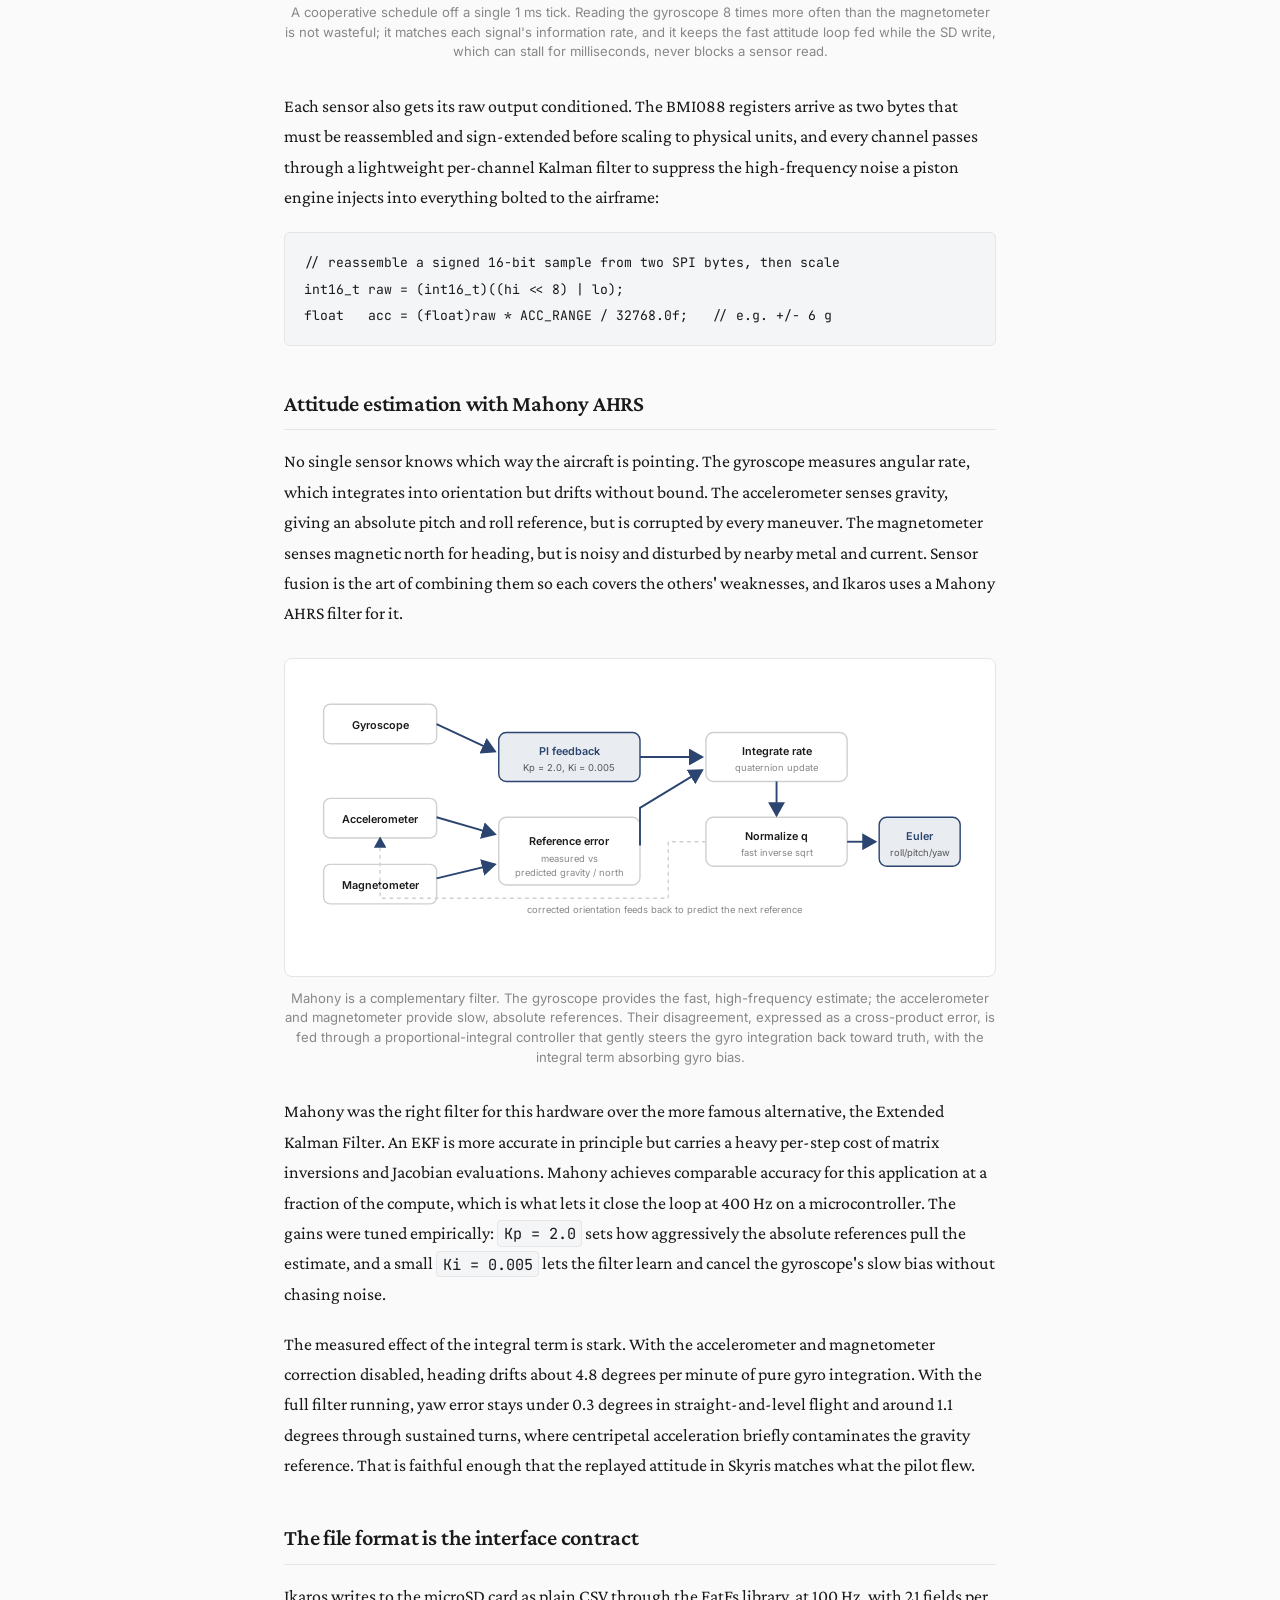
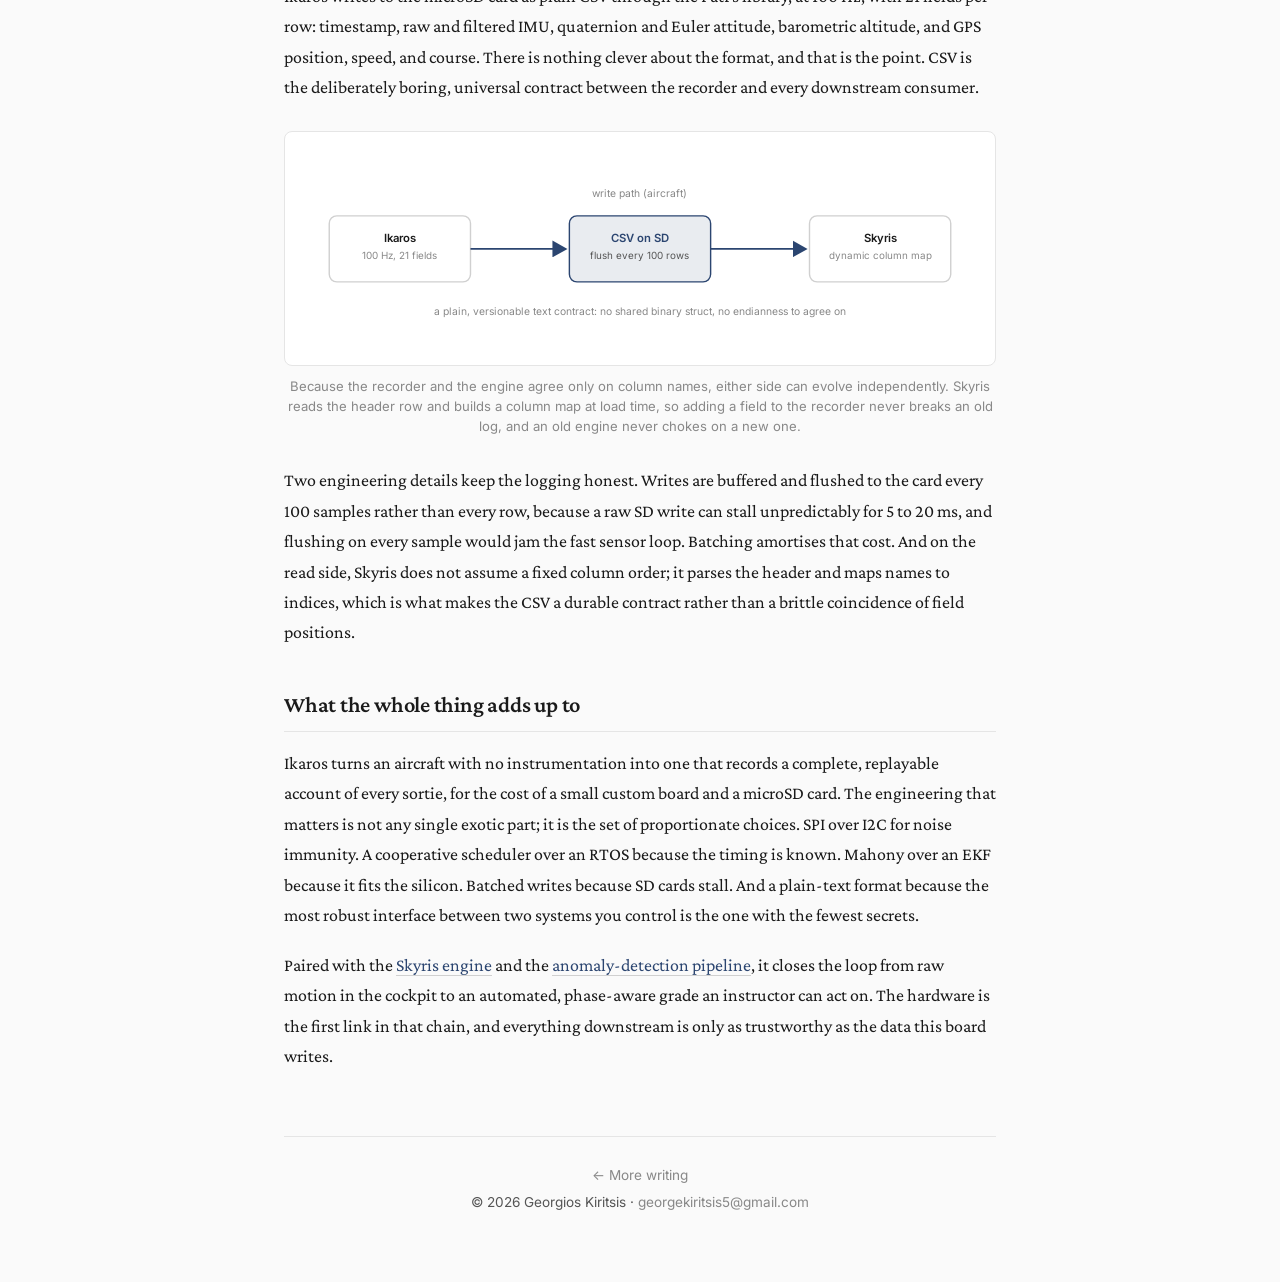
<file: writing/ikaros-flight-computer.html>
<!DOCTYPE html>
<html lang="en">
<head>
<meta charset="UTF-8">
<meta name="viewport" content="width=device-width, initial-scale=1.0">
<title>Designing Ikaros: A Cockpit-Class Flight Data Recorder &middot; Georgios Kiritsis</title>
<meta name="description" content="Building a black box for an aircraft that never had one: a custom STM32F405 board, three sensors on two SPI buses, Mahony AHRS at 400 Hz, and a CSV format that is the interface contract for the replay engine.">
<meta name="author" content="Georgios Kiritsis">

<meta property="og:title" content="Designing Ikaros: a Cockpit-Class Flight Data Recorder">
<meta property="og:description" content="Custom STM32F405 hardware, sensor fusion with Mahony AHRS, and a logging format designed as an interface contract.">
<meta property="og:type" content="article">
<meta property="og:url" content="https://georgekiritsis.com/writing/ikaros-flight-computer.html">

<link rel="preconnect" href="https://fonts.googleapis.com">
<link rel="preconnect" href="https://fonts.gstatic.com" crossorigin>
<link href="https://fonts.googleapis.com/css2?family=Inter:wght@400;500;600;700&amp;family=Crimson+Pro:ital,wght@0,400;0,600;1,400&amp;family=JetBrains+Mono:wght@400;500&amp;display=swap" rel="stylesheet">

<link rel="stylesheet" href="../style.css">

<script>
  (function() {
    const stored = localStorage.getItem('theme');
    const systemDark = window.matchMedia('(prefers-color-scheme: dark)').matches;
    const theme = stored || (systemDark ? 'dark' : 'light');
    document.documentElement.setAttribute('data-theme', theme);
  })();
</script>
</head>
<body>

<button class="theme-toggle" id="theme-toggle" aria-label="Toggle theme">
  <svg class="icon-sun" viewBox="0 0 24 24" fill="none" stroke="currentColor" stroke-width="2" stroke-linecap="round" stroke-linejoin="round">
    <circle cx="12" cy="12" r="4"/>
    <path d="M12 2v2M12 20v2M4.93 4.93l1.41 1.41M17.66 17.66l1.41 1.41M2 12h2M20 12h2M6.34 17.66l-1.41 1.41M19.07 4.93l-1.41 1.41"/>
  </svg>
  <svg class="icon-moon" viewBox="0 0 24 24" fill="none" stroke="currentColor" stroke-width="2" stroke-linecap="round" stroke-linejoin="round">
    <path d="M21 12.79A9 9 0 1 1 11.21 3 7 7 0 0 0 21 12.79z"/>
  </svg>
</button>

<div class="container article-container">

  <a class="back-link" href="index.html">&larr; Writing</a>

  <article class="article">

    <header class="article-header">
      <h1 class="article-title">Designing Ikaros: a Cockpit-Class Flight Data Recorder</h1>
      <p class="article-meta">2026 &middot; ~13 min read</p>
    </header>

    <div class="article-body">

      <p>The Tecnam P2002-JF is the primary trainer at the Hellenic Air Force Academy, and like most light training aircraft it carries no flight-data recorder. There is no black box, no way to reconstruct what a cadet actually did on a sortie beyond the instructor's memory and a paper debrief. Ikaros is my answer to that gap: a self-contained recorder that captures attitude, position, and dynamics at high rate onto a microSD card, then hands that data to the <a href="skyris-engine.html">Skyris</a> replay engine for analysis.</p>

      <p>The constraints were real. It had to be small and light enough to sit in a trainer cockpit, run on cockpit power without a host computer, survive vibration, and produce data faithful enough that a replay would match what the pilot flew. This note is about the engineering underneath that: the board, the sensor timing, the attitude estimation, and the deliberately boring file format that ties it to the rest of the system.</p>


      <figure class="figure">
        <div class="figure-frame" style="padding:0;overflow:hidden;border-radius:8px;">
          <img src="assets/top.jpg" alt="Ikaros PCB, front" style="display:block;width:100%;height:auto;">
        </div>
        <figcaption>The Ikaros board: STM32F405 core, sensor cluster, microSD, and GPS header.</figcaption>
      </figure>

      <h2>The board</h2>

      <p>At the centre is an STM32F405RGT6, an ARM Cortex-M4 running at 168 MHz with a hardware floating-point unit, 1 MB of flash, and 192 KB of SRAM. The FPU is not a luxury here; the attitude filter runs hundreds of times a second and is dense with floating-point work, and doing that in software emulation would blow the timing budget. Around it sit three sensors and two peripherals, each chosen for a specific job.</p>

      <table class="spec-table">
        <thead><tr><th>Part</th><th>Role</th><th>Interface</th></tr></thead>
        <tbody>
          <tr><td>BMI088</td><td>IMU: accelerometer + gyroscope</td><td>SPI</td></tr>
          <tr><td>LIS2MDL</td><td>3-axis magnetometer (heading)</td><td>SPI</td></tr>
          <tr><td>BMP280</td><td>Barometric pressure (altitude)</td><td>SPI</td></tr>
          <tr><td>NEO-6M</td><td>GPS position and ground speed</td><td>UART, 9600 baud</td></tr>
          <tr><td>microSD</td><td>Persistent CSV logging</td><td>SDIO, 4-bit</td></tr>
        </tbody>
      </table>

      <p>The BMI088 in particular is an aviation-minded choice: it is designed for high-vibration environments, with the accelerometer and gyroscope on separate dies to reject cross-axis vibration coupling, which is exactly the failure mode a piston trainer produces. The whole system is bare-metal C on the STM32 HAL, with no operating system. A cooperative scheduler over hardware timers was the deliberate alternative to an RTOS: the timing requirements are fixed and known, so a preemptive kernel would add complexity and jitter without buying anything.</p>

      <figure class="figure">
        <div class="figure-frame">
          <svg viewBox="0 0 720 320" role="img" aria-label="System block diagram: STM32F405 connected to three sensors, GPS, and microSD.">
            <!-- MCU -->
            <rect x="285" y="120" width="150" height="90" rx="10" class="d-accent-box"/>
            <text x="360" y="152" text-anchor="middle" class="t-accent" font-weight="600" font-size="13">STM32F405</text>
            <text x="360" y="170" text-anchor="middle" class="t-soft" font-size="10.5">Cortex-M4 @ 168 MHz</text>
            <text x="360" y="186" text-anchor="middle" class="t-soft" font-size="10.5">FPU &#183; 192 KB SRAM</text>
            <text x="360" y="202" text-anchor="middle" class="t-soft" font-size="10.5">bare-metal C</text>

            <!-- sensors top -->
            <g font-size="11.5">
              <rect x="80"  y="30" width="130" height="52" rx="8" class="d-box"/>
              <text x="145" y="52" text-anchor="middle" class="t" font-weight="600">BMI088</text>
              <text x="145" y="68" text-anchor="middle" class="t-muted" font-size="10">accel + gyro</text>

              <rect x="295" y="30" width="130" height="52" rx="8" class="d-box"/>
              <text x="360" y="52" text-anchor="middle" class="t" font-weight="600">LIS2MDL</text>
              <text x="360" y="68" text-anchor="middle" class="t-muted" font-size="10">magnetometer</text>

              <rect x="510" y="30" width="130" height="52" rx="8" class="d-box"/>
              <text x="575" y="52" text-anchor="middle" class="t" font-weight="600">BMP280</text>
              <text x="575" y="68" text-anchor="middle" class="t-muted" font-size="10">barometer</text>
            </g>

            <!-- peripherals bottom -->
            <g font-size="11.5">
              <rect x="120" y="248" width="150" height="52" rx="8" class="d-box"/>
              <text x="195" y="270" text-anchor="middle" class="t" font-weight="600">NEO-6M GPS</text>
              <text x="195" y="286" text-anchor="middle" class="t-muted" font-size="10">UART, 9600 baud</text>

              <rect x="450" y="248" width="150" height="52" rx="8" class="d-box"/>
              <text x="525" y="270" text-anchor="middle" class="t" font-weight="600">microSD</text>
              <text x="525" y="286" text-anchor="middle" class="t-muted" font-size="10">SDIO 4-bit</text>
            </g>

            <!-- links with bus labels -->
            <g class="d-line" fill="none">
              <path d="M145,82 L145,110 L300,120"/>
              <path d="M360,82 L360,120"/>
              <path d="M575,82 L575,110 L420,120"/>
              <path d="M300,205 L195,230 L195,248"/>
              <path d="M420,205 L525,230 L525,248"/>
            </g>
            <g font-size="10" class="t-accent" font-family="var(--mono)">
              <text x="205" y="104">SPI</text>
              <text x="368" y="104">SPI</text>
              <text x="505" y="104">SPI</text>
              <text x="215" y="228">UART</text>
              <text x="470" y="228">SDIO</text>
            </g>
          </svg>
        </div>
        <figcaption>The three sensors sit on SPI, chosen over I2C for its higher sustained throughput and immunity to the bus-lockup failures that plague I2C under electrical noise. GPS arrives asynchronously over UART; the microSD card is driven over a 4-bit SDIO bus for logging bandwidth.</figcaption>
      </figure>

      <h2>Sampling: different sensors, different rates</h2>

      <p>The sensors do not all deserve the same attention. The gyroscope and accelerometer change fast and drive the attitude filter, so they are read at 400 Hz. The magnetometer only corrects slow heading drift, so 50 Hz is plenty. The barometer is slower still. Everything is orchestrated by a 1 ms timer tick that acts as the system heartbeat, with each task claiming its slot by a simple counter.</p>

      <figure class="figure">
        <div class="figure-frame">
          <svg viewBox="0 0 720 250" role="img" aria-label="Cooperative sampling schedule driven by a 1 ms timer tick.">
            <!-- lanes -->
            <g font-size="11.5">
              <text x="30" y="46"  class="t" font-weight="600">IMU</text>
              <text x="30" y="62"  class="t-muted" font-size="10">400 Hz</text>
              <text x="30" y="98"  class="t" font-weight="600">Mag</text>
              <text x="30" y="114" class="t-muted" font-size="10">50 Hz</text>
              <text x="30" y="150" class="t" font-weight="600">Baro</text>
              <text x="30" y="166" class="t-muted" font-size="10">25 Hz</text>
              <text x="30" y="202" class="t" font-weight="600">Log</text>
              <text x="30" y="218" class="t-muted" font-size="10">100 Hz</text>
            </g>

            <!-- baseline lanes -->
            <g class="d-grid">
              <line x1="90" y1="52" x2="690" y2="52"/>
              <line x1="90" y1="104" x2="690" y2="104"/>
              <line x1="90" y1="156" x2="690" y2="156"/>
              <line x1="90" y1="208" x2="690" y2="208"/>
            </g>

            <!-- IMU ticks: every 2.5 ms -> dense -->
            <g class="d-accent-fill">
              <rect x="98" y="44" width="5" height="16" rx="1"/><rect x="128" y="44" width="5" height="16" rx="1"/>
              <rect x="158" y="44" width="5" height="16" rx="1"/><rect x="188" y="44" width="5" height="16" rx="1"/>
              <rect x="218" y="44" width="5" height="16" rx="1"/><rect x="248" y="44" width="5" height="16" rx="1"/>
              <rect x="278" y="44" width="5" height="16" rx="1"/><rect x="308" y="44" width="5" height="16" rx="1"/>
              <rect x="338" y="44" width="5" height="16" rx="1"/><rect x="368" y="44" width="5" height="16" rx="1"/>
              <rect x="398" y="44" width="5" height="16" rx="1"/><rect x="428" y="44" width="5" height="16" rx="1"/>
              <rect x="458" y="44" width="5" height="16" rx="1"/><rect x="488" y="44" width="5" height="16" rx="1"/>
              <rect x="518" y="44" width="5" height="16" rx="1"/><rect x="548" y="44" width="5" height="16" rx="1"/>
              <rect x="578" y="44" width="5" height="16" rx="1"/><rect x="608" y="44" width="5" height="16" rx="1"/>
              <rect x="638" y="44" width="5" height="16" rx="1"/><rect x="668" y="44" width="5" height="16" rx="1"/>
            </g>
            <!-- Mag ticks: sparse -->
            <g class="d-accent-fill">
              <rect x="98" y="96" width="5" height="16" rx="1"/><rect x="248" y="96" width="5" height="16" rx="1"/>
              <rect x="398" y="96" width="5" height="16" rx="1"/><rect x="548" y="96" width="5" height="16" rx="1"/>
            </g>
            <!-- Baro ticks: sparser -->
            <g class="d-accent-fill">
              <rect x="98" y="148" width="5" height="16" rx="1"/><rect x="338" y="148" width="5" height="16" rx="1"/>
              <rect x="578" y="148" width="5" height="16" rx="1"/>
            </g>
            <!-- Log ticks -->
            <g class="s-amber">
              <rect x="98" y="200" width="5" height="16" rx="1"/><rect x="218" y="200" width="5" height="16" rx="1"/>
              <rect x="338" y="200" width="5" height="16" rx="1"/><rect x="458" y="200" width="5" height="16" rx="1"/>
              <rect x="578" y="200" width="5" height="16" rx="1"/>
            </g>

            <text x="390" y="240" text-anchor="middle" font-size="11" class="t-muted">shared 1 ms timer tick &#183; each task fires on its own counter &#183; no RTOS, no preemption</text>
          </svg>
        </div>
        <figcaption>A cooperative schedule off a single 1 ms tick. Reading the gyroscope 8 times more often than the magnetometer is not wasteful; it matches each signal's information rate, and it keeps the fast attitude loop fed while the SD write, which can stall for milliseconds, never blocks a sensor read.</figcaption>
      </figure>

      <p>Each sensor also gets its raw output conditioned. The BMI088 registers arrive as two bytes that must be reassembled and sign-extended before scaling to physical units, and every channel passes through a lightweight per-channel Kalman filter to suppress the high-frequency noise a piston engine injects into everything bolted to the airframe:</p>

      <pre><code>// reassemble a signed 16-bit sample from two SPI bytes, then scale
int16_t raw = (int16_t)((hi &lt;&lt; 8) | lo);
float   acc = (float)raw * ACC_RANGE / 32768.0f;   // e.g. +/- 6 g</code></pre>

      <h2>Attitude estimation with Mahony AHRS</h2>

      <p>No single sensor knows which way the aircraft is pointing. The gyroscope measures angular rate, which integrates into orientation but drifts without bound. The accelerometer senses gravity, giving an absolute pitch and roll reference, but is corrupted by every maneuver. The magnetometer senses magnetic north for heading, but is noisy and disturbed by nearby metal and current. Sensor fusion is the art of combining them so each covers the others' weaknesses, and Ikaros uses a Mahony AHRS filter for it.</p>

      <figure class="figure">
        <div class="figure-frame">
          <svg viewBox="0 0 720 300" role="img" aria-label="Mahony AHRS complementary filter: gyro integration corrected by accel and mag reference error through a PI feedback loop.">
            <defs>
              <marker id="ar-ahrs" markerWidth="9" markerHeight="9" refX="7" refY="4.5" orient="auto"><path d="M0,0 L8,4.5 L0,9 Z" class="marker-accent"/></marker>
            </defs>
            <g font-size="11.5">
              <!-- inputs -->
              <rect x="24" y="30"  width="120" height="42" rx="7" class="d-box"/>
              <text x="84" y="56" text-anchor="middle" class="t" font-weight="600">Gyroscope</text>
              <rect x="24" y="130" width="120" height="42" rx="7" class="d-box"/>
              <text x="84" y="156" text-anchor="middle" class="t" font-weight="600">Accelerometer</text>
              <rect x="24" y="200" width="120" height="42" rx="7" class="d-box"/>
              <text x="84" y="226" text-anchor="middle" class="t" font-weight="600">Magnetometer</text>

              <!-- error estimator -->
              <rect x="210" y="150" width="150" height="72" rx="8" class="d-box"/>
              <text x="285" y="180" text-anchor="middle" class="t" font-weight="600">Reference error</text>
              <text x="285" y="198" text-anchor="middle" class="t-muted" font-size="10">measured vs</text>
              <text x="285" y="212" text-anchor="middle" class="t-muted" font-size="10">predicted gravity / north</text>

              <!-- PI -->
              <rect x="210" y="60" width="150" height="52" rx="8" class="d-accent-box"/>
              <text x="285" y="84"  text-anchor="middle" class="t-accent" font-weight="600">PI feedback</text>
              <text x="285" y="101" text-anchor="middle" class="t-soft" font-size="10">Kp = 2.0, Ki = 0.005</text>

              <!-- integrate -->
              <rect x="430" y="60" width="150" height="52" rx="8" class="d-box"/>
              <text x="505" y="84"  text-anchor="middle" class="t" font-weight="600">Integrate rate</text>
              <text x="505" y="101" text-anchor="middle" class="t-muted" font-size="10">quaternion update</text>

              <!-- normalize + output -->
              <rect x="430" y="150" width="150" height="52" rx="8" class="d-box"/>
              <text x="505" y="174" text-anchor="middle" class="t" font-weight="600">Normalize q</text>
              <text x="505" y="191" text-anchor="middle" class="t-muted" font-size="10">fast inverse sqrt</text>

              <rect x="614" y="150" width="86" height="52" rx="8" class="d-accent-box"/>
              <text x="657" y="174" text-anchor="middle" class="t-accent" font-weight="600">Euler</text>
              <text x="657" y="191" text-anchor="middle" class="t-soft" font-size="10">roll/pitch/yaw</text>
            </g>

            <!-- arrows -->
            <g class="d-accent-line" fill="none">
              <path d="M144,51 L206,80" marker-end="url(#ar-ahrs)"/>
              <path d="M144,150 L206,168" marker-end="url(#ar-ahrs)"/>
              <path d="M144,215 L206,200" marker-end="url(#ar-ahrs)"/>
              <path d="M360,180 L360,140 L426,100" marker-end="url(#ar-ahrs)"/>
              <path d="M360,86 L426,86" marker-end="url(#ar-ahrs)"/>
              <path d="M505,112 L505,148" marker-end="url(#ar-ahrs)"/>
              <path d="M580,176 L610,176" marker-end="url(#ar-ahrs)"/>
            </g>
            <!-- feedback loop -->
            <path d="M430,176 L390,176 L390,236 L84,236 L84,172" class="d-line d-dash" fill="none" marker-end="url(#ar-ahrs)"/>
            <text x="240" y="252" font-size="10" class="t-muted">corrected orientation feeds back to predict the next reference</text>
          </svg>
        </div>
        <figcaption>Mahony is a complementary filter. The gyroscope provides the fast, high-frequency estimate; the accelerometer and magnetometer provide slow, absolute references. Their disagreement, expressed as a cross-product error, is fed through a proportional-integral controller that gently steers the gyro integration back toward truth, with the integral term absorbing gyro bias.</figcaption>
      </figure>

      <p>Mahony was the right filter for this hardware over the more famous alternative, the Extended Kalman Filter. An EKF is more accurate in principle but carries a heavy per-step cost of matrix inversions and Jacobian evaluations. Mahony achieves comparable accuracy for this application at a fraction of the compute, which is what lets it close the loop at 400 Hz on a microcontroller. The gains were tuned empirically: <code>Kp = 2.0</code> sets how aggressively the absolute references pull the estimate, and a small <code>Ki = 0.005</code> lets the filter learn and cancel the gyroscope's slow bias without chasing noise.</p>

      <p>The measured effect of the integral term is stark. With the accelerometer and magnetometer correction disabled, heading drifts about 4.8 degrees per minute of pure gyro integration. With the full filter running, yaw error stays under 0.3 degrees in straight-and-level flight and around 1.1 degrees through sustained turns, where centripetal acceleration briefly contaminates the gravity reference. That is faithful enough that the replayed attitude in Skyris matches what the pilot flew.</p>

      <h2>The file format is the interface contract</h2>

      <p>Ikaros writes to the microSD card as plain CSV through the FatFs library, at 100 Hz, with 21 fields per row: timestamp, raw and filtered IMU, quaternion and Euler attitude, barometric altitude, and GPS position, speed, and course. There is nothing clever about the format, and that is the point. CSV is the deliberately boring, universal contract between the recorder and every downstream consumer.</p>

      <figure class="figure">
        <div class="figure-frame">
          <svg viewBox="0 0 720 210" role="img" aria-label="CSV as the interface contract between Ikaros hardware and the Skyris engine.">
            <defs>
              <marker id="ar-csv" markerWidth="9" markerHeight="9" refX="7" refY="4.5" orient="auto"><path d="M0,0 L8,4.5 L0,9 Z" class="marker-accent"/></marker>
            </defs>
            <g font-size="12">
              <rect x="30" y="70" width="150" height="70" rx="8" class="d-box"/>
              <text x="105" y="98"  text-anchor="middle" class="t" font-weight="600">Ikaros</text>
              <text x="105" y="116" text-anchor="middle" class="t-muted" font-size="10.5">100 Hz, 21 fields</text>

              <rect x="285" y="70" width="150" height="70" rx="8" class="d-accent-box"/>
              <text x="360" y="98"  text-anchor="middle" class="t-accent" font-weight="600">CSV on SD</text>
              <text x="360" y="116" text-anchor="middle" class="t-soft" font-size="10.5">flush every 100 rows</text>

              <rect x="540" y="70" width="150" height="70" rx="8" class="d-box"/>
              <text x="615" y="98"  text-anchor="middle" class="t" font-weight="600">Skyris</text>
              <text x="615" y="116" text-anchor="middle" class="t-muted" font-size="10.5">dynamic column map</text>
            </g>
            <g class="d-accent-line" fill="none">
              <line x1="180" y1="105" x2="281" y2="105" marker-end="url(#ar-csv)"/>
              <line x1="435" y1="105" x2="536" y2="105" marker-end="url(#ar-csv)"/>
            </g>
            <text x="360" y="50" text-anchor="middle" font-size="11" class="t-muted">write path (aircraft)</text>
            <text x="360" y="175" text-anchor="middle" font-size="11" class="t-muted">a plain, versionable text contract: no shared binary struct, no endianness to agree on</text>
          </svg>
        </div>
        <figcaption>Because the recorder and the engine agree only on column names, either side can evolve independently. Skyris reads the header row and builds a column map at load time, so adding a field to the recorder never breaks an old log, and an old engine never chokes on a new one.</figcaption>
      </figure>

      <p>Two engineering details keep the logging honest. Writes are buffered and flushed to the card every 100 samples rather than every row, because a raw SD write can stall unpredictably for 5 to 20 ms, and flushing on every sample would jam the fast sensor loop. Batching amortises that cost. And on the read side, Skyris does not assume a fixed column order; it parses the header and maps names to indices, which is what makes the CSV a durable contract rather than a brittle coincidence of field positions.</p>

      <h2>What the whole thing adds up to</h2>

      <p>Ikaros turns an aircraft with no instrumentation into one that records a complete, replayable account of every sortie, for the cost of a small custom board and a microSD card. The engineering that matters is not any single exotic part; it is the set of proportionate choices. SPI over I2C for noise immunity. A cooperative scheduler over an RTOS because the timing is known. Mahony over an EKF because it fits the silicon. Batched writes because SD cards stall. And a plain-text format because the most robust interface between two systems you control is the one with the fewest secrets.</p>

      <p>Paired with the <a href="skyris-engine.html">Skyris engine</a> and the <a href="phase-aware-anomaly-detection.html">anomaly-detection pipeline</a>, it closes the loop from raw motion in the cockpit to an automated, phase-aware grade an instructor can act on. The hardware is the first link in that chain, and everything downstream is only as trustworthy as the data this board writes.</p>

    </div>

  </article>

  <footer>
    <p><a href="index.html">&larr; More writing</a></p>
    <p>&copy; 2026 Georgios Kiritsis &middot; <a href="mailto:georgekiritsis5@gmail.com">georgekiritsis5@gmail.com</a></p>
  </footer>

</div>

<script>
  const toggle = document.getElementById('theme-toggle');
  toggle.addEventListener('click', function() {
    const current = document.documentElement.getAttribute('data-theme');
    const next = current === 'dark' ? 'light' : 'dark';
    document.documentElement.setAttribute('data-theme', next);
    localStorage.setItem('theme', next);
  });
</script>

</body>
</html>
</file>
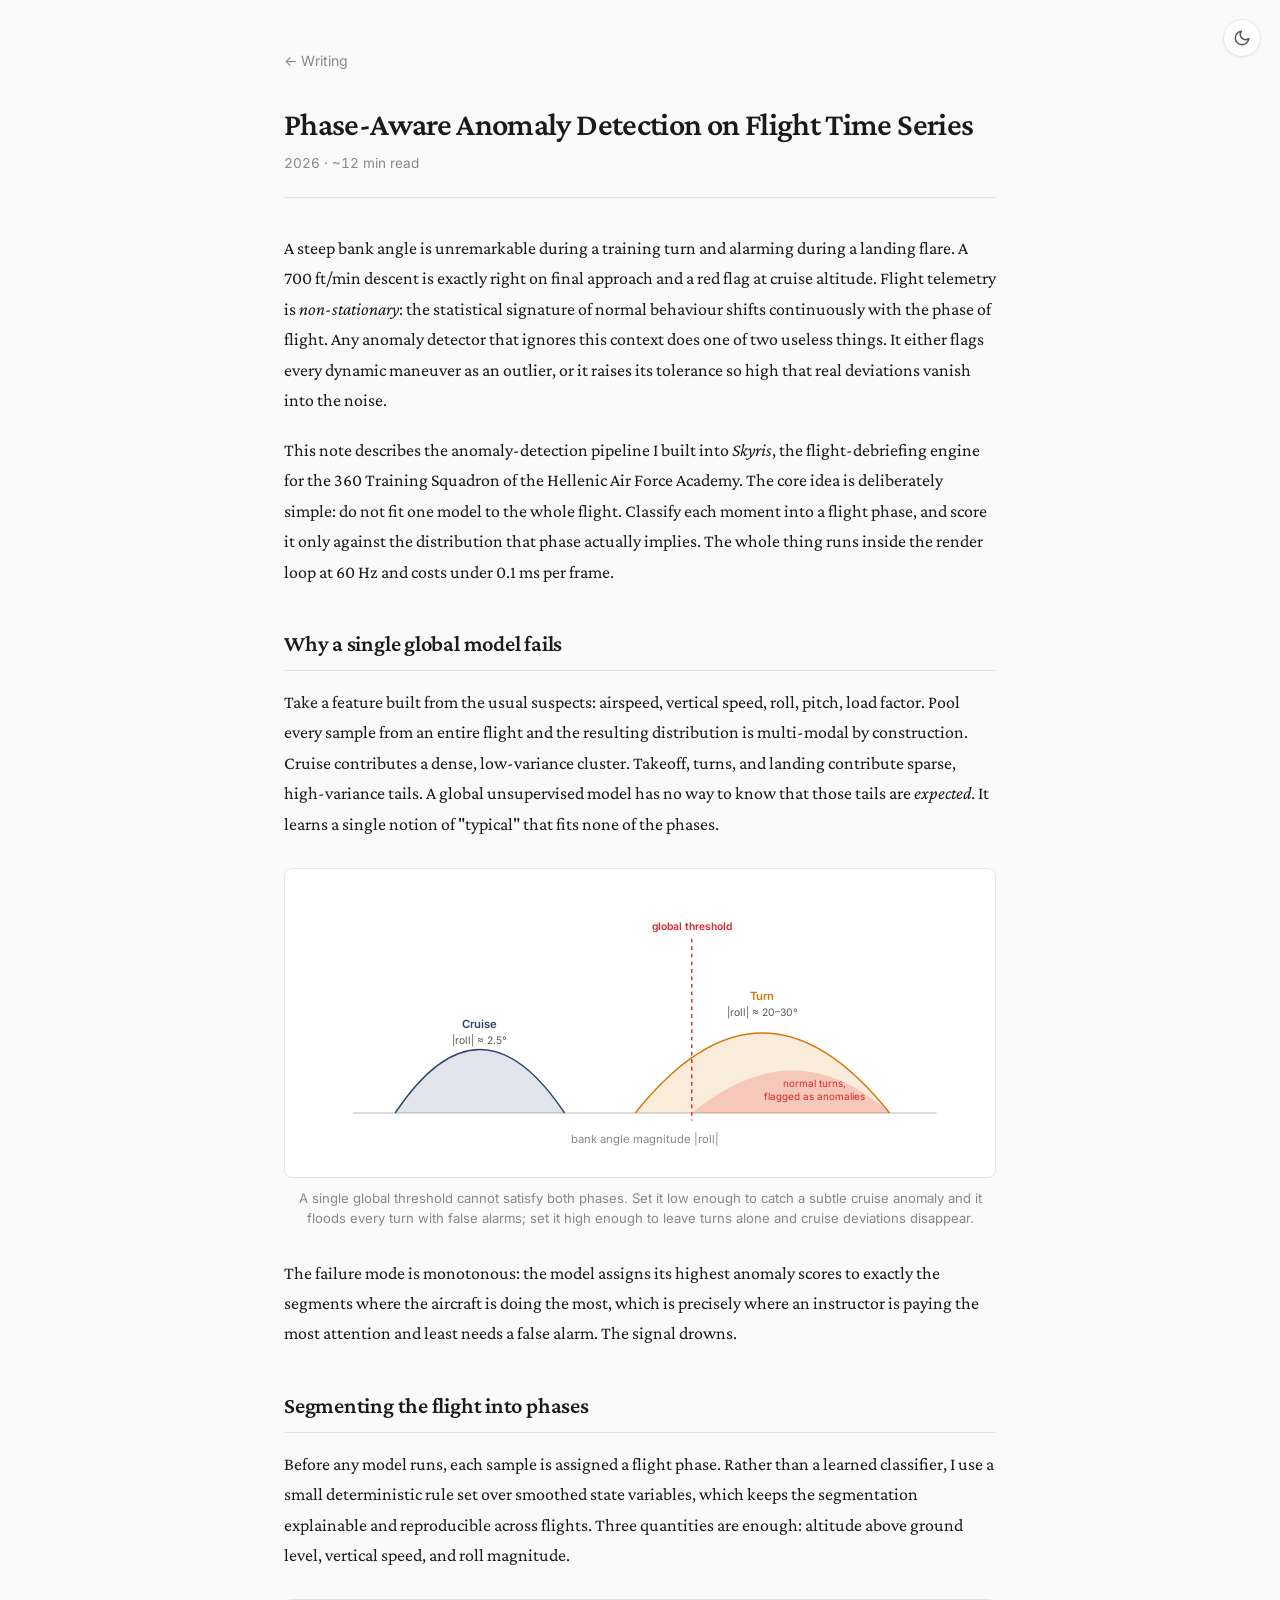
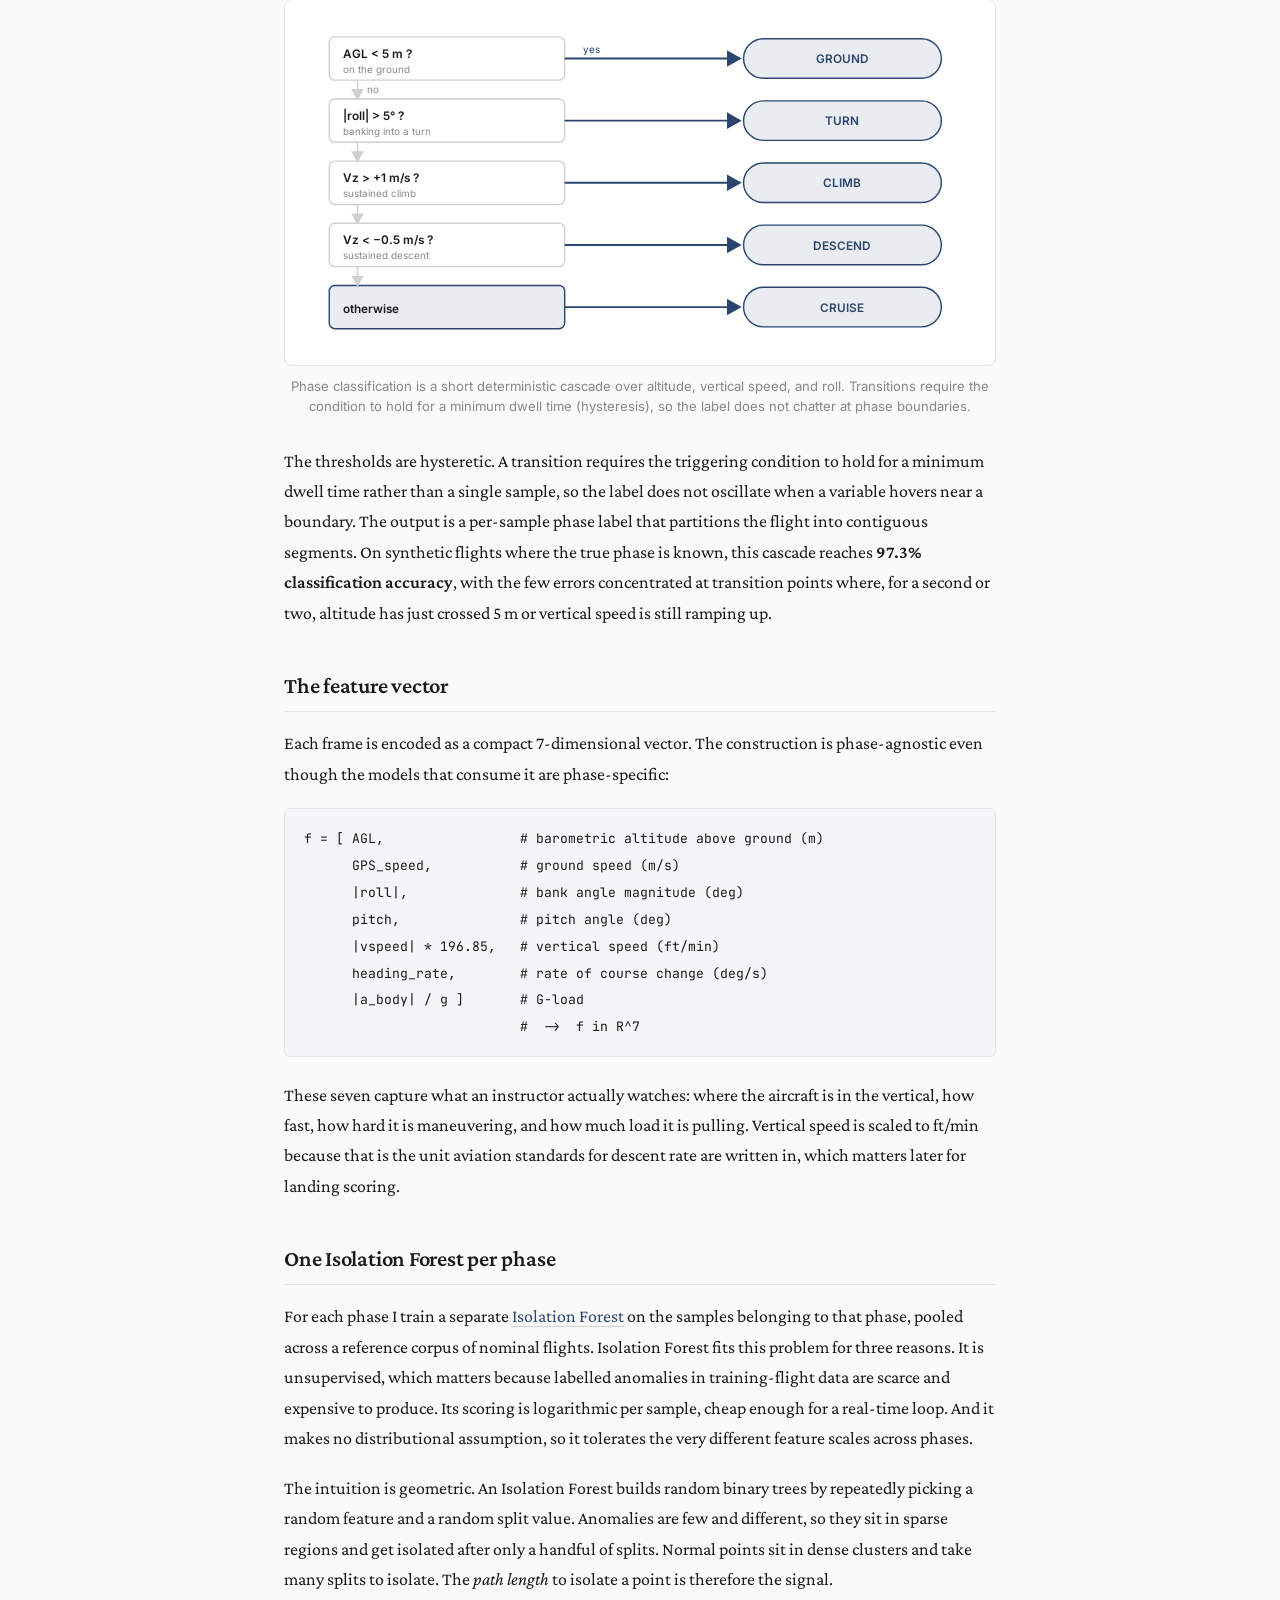
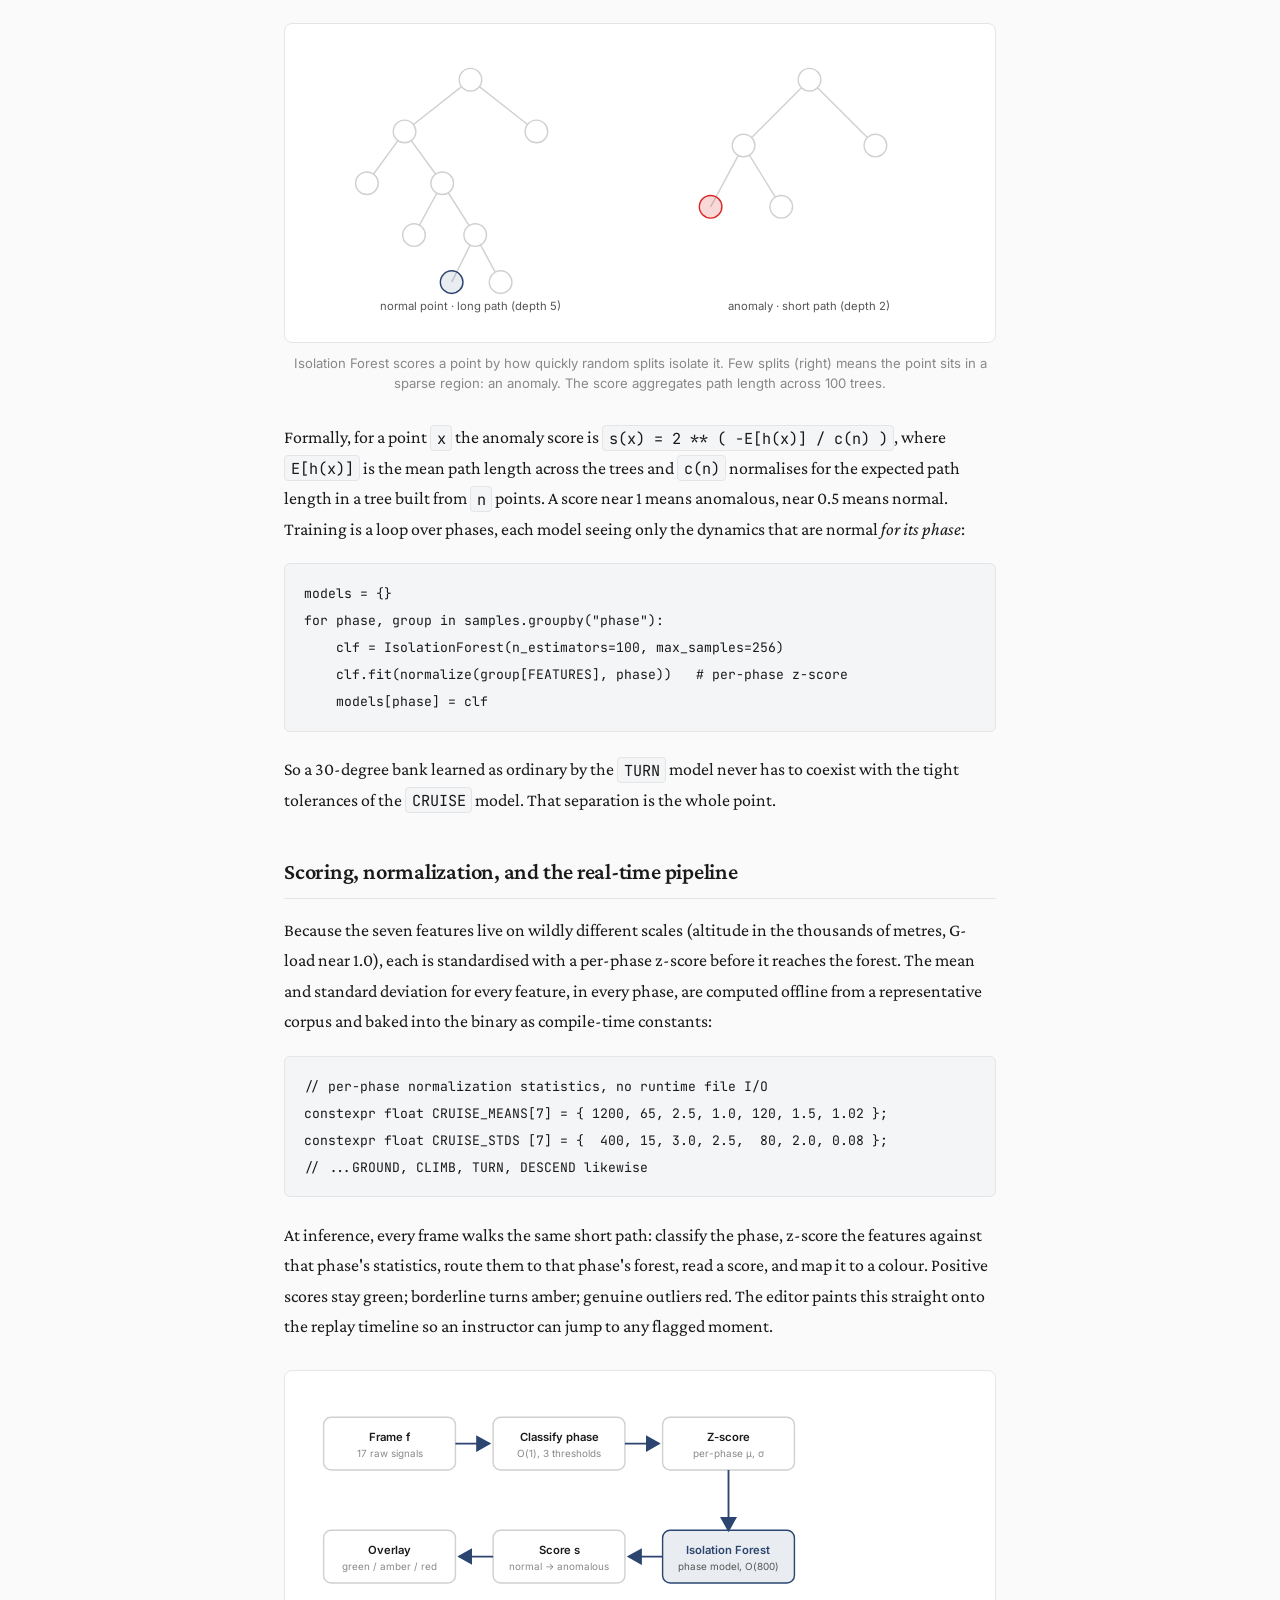
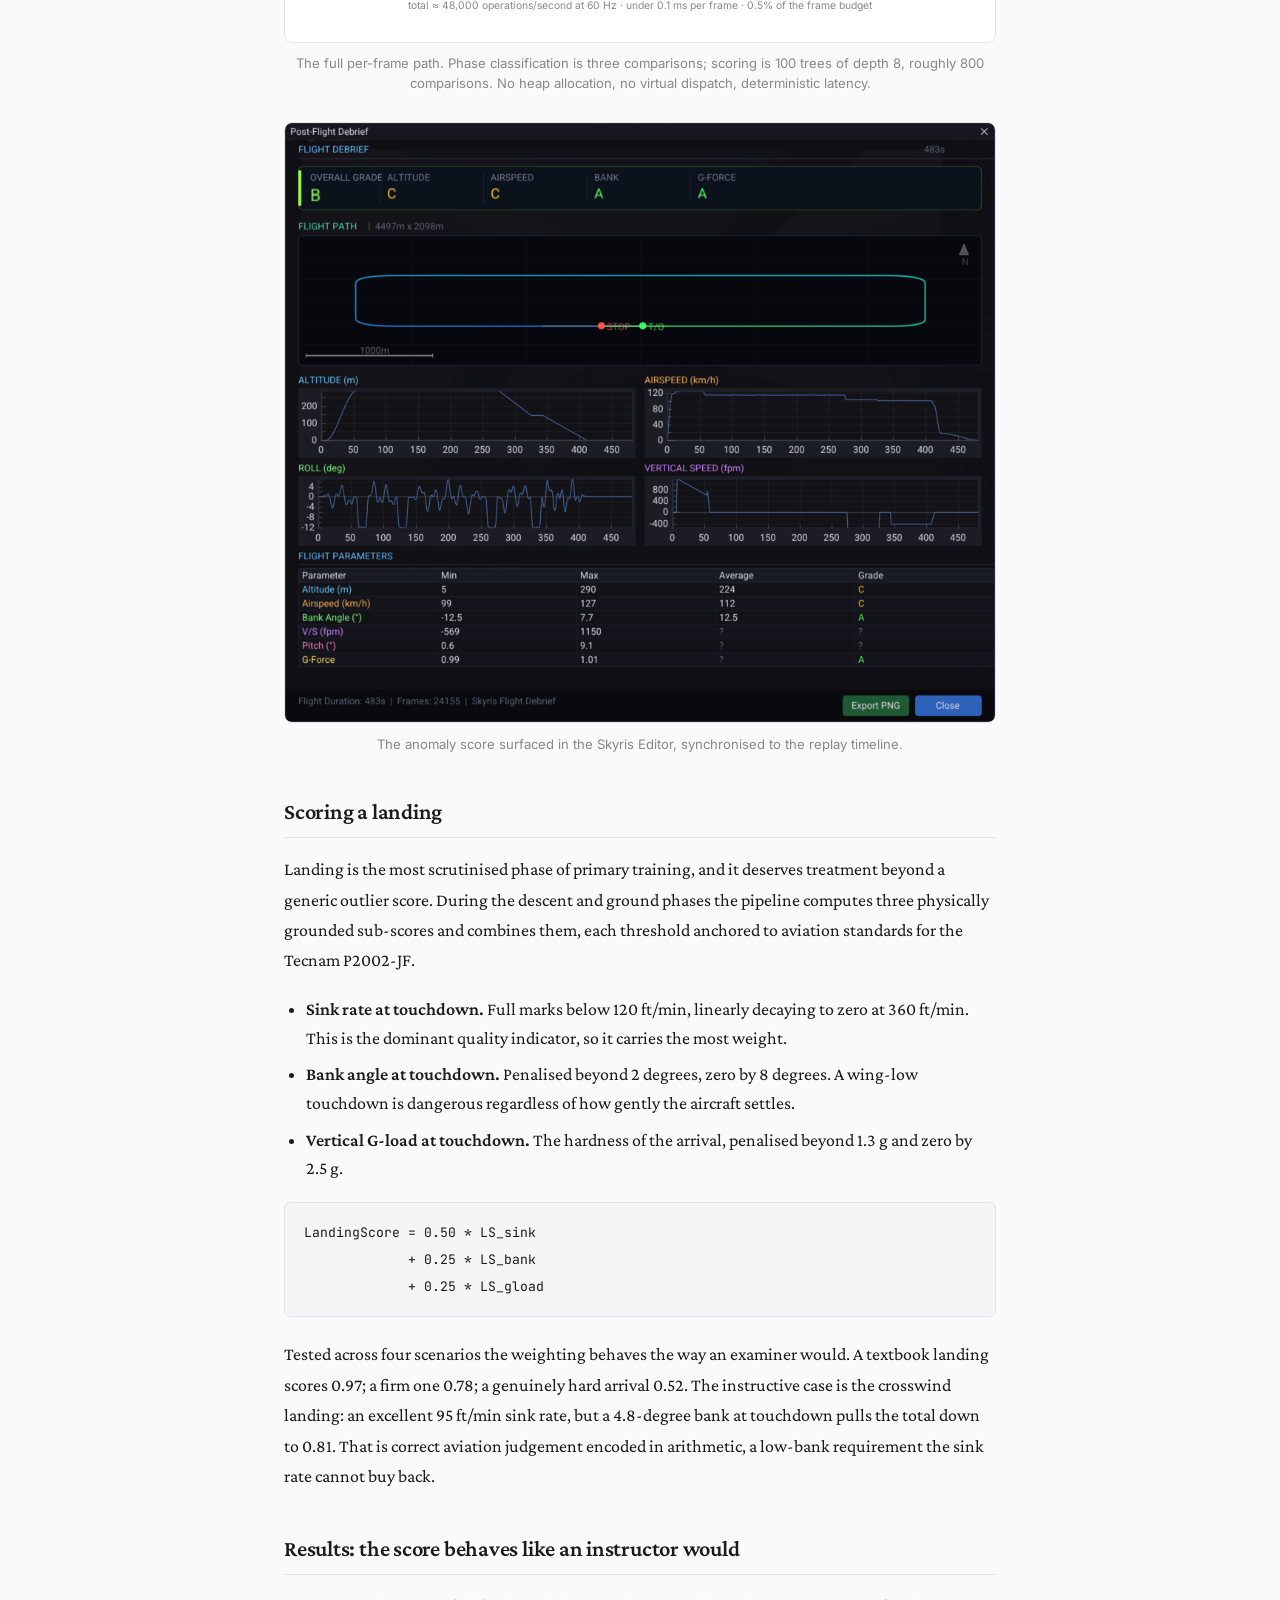
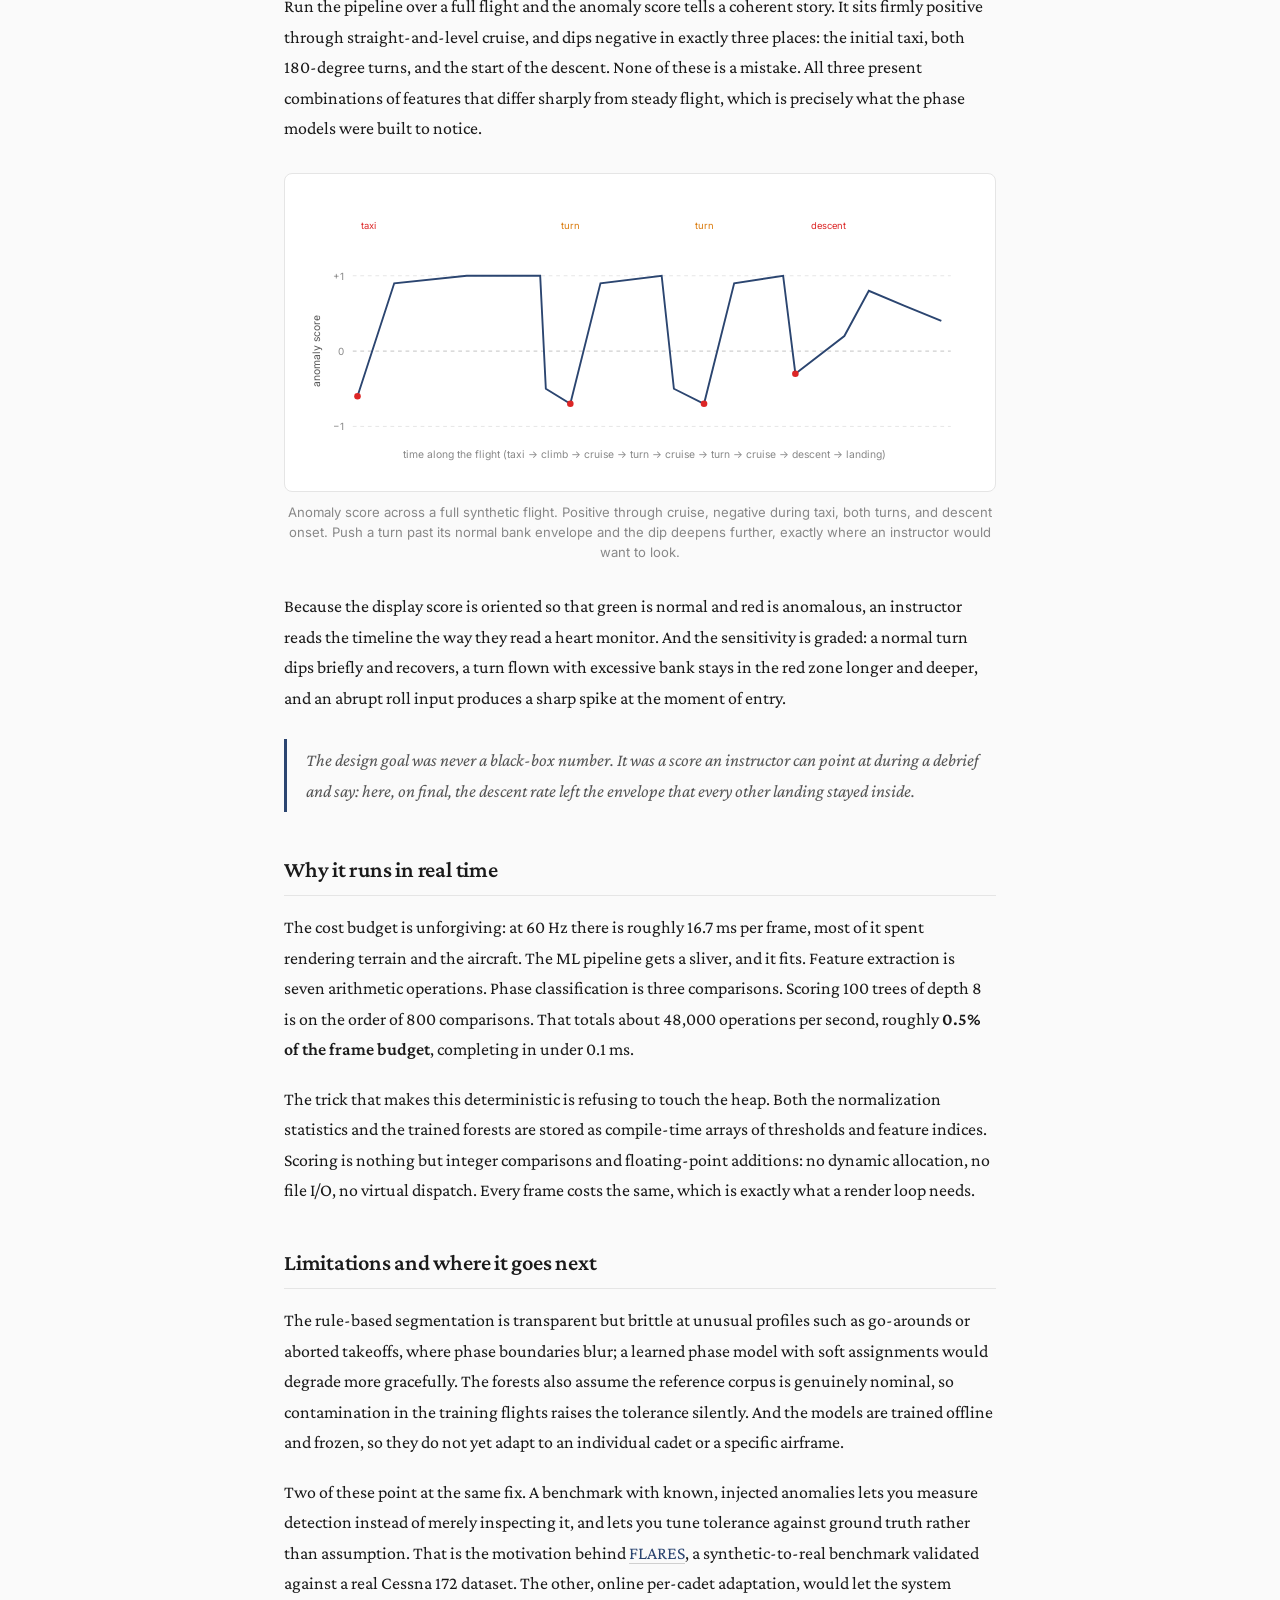
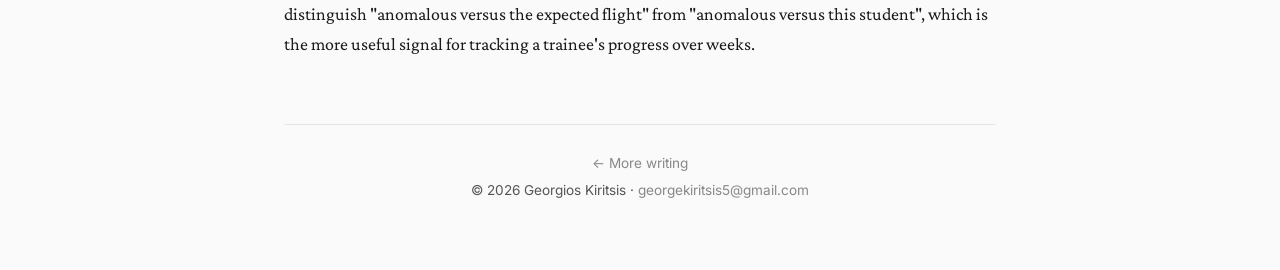
<file: writing/phase-aware-anomaly-detection.html>
<!DOCTYPE html>
<html lang="en">
<head>
<meta charset="UTF-8">
<meta name="viewport" content="width=device-width, initial-scale=1.0">
<title>Phase-Aware Anomaly Detection on Flight Time Series &middot; Georgios Kiritsis</title>
<meta name="description" content="How a phase-conditional Isolation Forest separates normal maneuver dynamics from genuine anomalies across five flight phases, scoring each frame in under 0.1 ms.">
<meta name="author" content="Georgios Kiritsis">

<meta property="og:title" content="Phase-Aware Anomaly Detection on Flight Time Series">
<meta property="og:description" content="A phase-conditional approach to unsupervised anomaly detection on non-stationary flight data.">
<meta property="og:type" content="article">
<meta property="og:url" content="https://georgekiritsis.com/writing/phase-aware-anomaly-detection.html">

<link rel="preconnect" href="https://fonts.googleapis.com">
<link rel="preconnect" href="https://fonts.gstatic.com" crossorigin>
<link href="https://fonts.googleapis.com/css2?family=Inter:wght@400;500;600;700&amp;family=Crimson+Pro:ital,wght@0,400;0,600;1,400&amp;family=JetBrains+Mono:wght@400;500&amp;display=swap" rel="stylesheet">

<link rel="stylesheet" href="../style.css">

<script>
  (function() {
    const stored = localStorage.getItem('theme');
    const systemDark = window.matchMedia('(prefers-color-scheme: dark)').matches;
    const theme = stored || (systemDark ? 'dark' : 'light');
    document.documentElement.setAttribute('data-theme', theme);
  })();
</script>
</head>
<body>

<button class="theme-toggle" id="theme-toggle" aria-label="Toggle theme">
  <svg class="icon-sun" viewBox="0 0 24 24" fill="none" stroke="currentColor" stroke-width="2" stroke-linecap="round" stroke-linejoin="round">
    <circle cx="12" cy="12" r="4"/>
    <path d="M12 2v2M12 20v2M4.93 4.93l1.41 1.41M17.66 17.66l1.41 1.41M2 12h2M20 12h2M6.34 17.66l-1.41 1.41M19.07 4.93l-1.41 1.41"/>
  </svg>
  <svg class="icon-moon" viewBox="0 0 24 24" fill="none" stroke="currentColor" stroke-width="2" stroke-linecap="round" stroke-linejoin="round">
    <path d="M21 12.79A9 9 0 1 1 11.21 3 7 7 0 0 0 21 12.79z"/>
  </svg>
</button>

<div class="container article-container">

  <a class="back-link" href="index.html">&larr; Writing</a>

  <article class="article">

    <header class="article-header">
      <h1 class="article-title">Phase-Aware Anomaly Detection on Flight Time Series</h1>
      <p class="article-meta">2026 &middot; ~12 min read</p>
    </header>

    <div class="article-body">

      <p>A steep bank angle is unremarkable during a training turn and alarming during a landing flare. A 700 ft/min descent is exactly right on final approach and a red flag at cruise altitude. Flight telemetry is <em>non-stationary</em>: the statistical signature of normal behaviour shifts continuously with the phase of flight. Any anomaly detector that ignores this context does one of two useless things. It either flags every dynamic maneuver as an outlier, or it raises its tolerance so high that real deviations vanish into the noise.</p>

      <p>This note describes the anomaly-detection pipeline I built into <em>Skyris</em>, the flight-debriefing engine for the 360 Training Squadron of the Hellenic Air Force Academy. The core idea is deliberately simple: do not fit one model to the whole flight. Classify each moment into a flight phase, and score it only against the distribution that phase actually implies. The whole thing runs inside the render loop at 60 Hz and costs under 0.1 ms per frame.</p>

      <h2>Why a single global model fails</h2>

      <p>Take a feature built from the usual suspects: airspeed, vertical speed, roll, pitch, load factor. Pool every sample from an entire flight and the resulting distribution is multi-modal by construction. Cruise contributes a dense, low-variance cluster. Takeoff, turns, and landing contribute sparse, high-variance tails. A global unsupervised model has no way to know that those tails are <em>expected</em>. It learns a single notion of "typical" that fits none of the phases.</p>

      <figure class="figure">
        <div class="figure-frame">
          <svg viewBox="0 0 720 290" role="img" aria-label="Two overlapping distributions of bank angle for cruise and turn, and a single global threshold that cannot separate them.">
            <line x1="55" y1="240" x2="675" y2="240" class="d-line"/>
            <text x="365" y="272" text-anchor="middle" font-size="12" class="t-muted">bank angle magnitude  |roll|</text>

            <!-- cruise distribution -->
            <path d="M100,240 Q190,105 280,240 Z" class="d-accent-soft"/>
            <path d="M100,240 Q190,105 280,240" class="d-accent-stroke"/>
            <text x="190" y="150" text-anchor="middle" font-size="12" class="t-accent" font-weight="600">Cruise</text>
            <text x="190" y="167" text-anchor="middle" font-size="11" class="t-soft">|roll| &#8776; 2.5&#176;</text>

            <!-- turn distribution -->
            <path d="M355,240 Q490,70 625,240 Z" class="s-amber" fill-opacity="0.14"/>
            <path d="M355,240 Q490,70 625,240" class="s-amber-line" stroke-width="1.5"/>
            <text x="490" y="120" text-anchor="middle" font-size="12" class="s-amber" font-weight="600">Turn</text>
            <text x="490" y="137" text-anchor="middle" font-size="11" class="t-soft">|roll| &#8776; 20&#8211;30&#176;</text>

            <!-- global threshold -->
            <line x1="415" y1="55" x2="415" y2="248" class="s-red-line d-dash" stroke-width="1.5"/>
            <text x="415" y="46" text-anchor="middle" font-size="11" class="s-red" font-weight="600">global threshold</text>

            <!-- false alarm region under turn curve right of threshold -->
            <path d="M415,240 Q525,150 625,240 Z" class="s-red" fill-opacity="0.18"/>
            <text x="545" y="212" text-anchor="middle" font-size="10.5" class="s-red">normal turns,</text>
            <text x="545" y="226" text-anchor="middle" font-size="10.5" class="s-red">flagged as anomalies</text>
          </svg>
        </div>
        <figcaption>A single global threshold cannot satisfy both phases. Set it low enough to catch a subtle cruise anomaly and it floods every turn with false alarms; set it high enough to leave turns alone and cruise deviations disappear.</figcaption>
      </figure>

      <p>The failure mode is monotonous: the model assigns its highest anomaly scores to exactly the segments where the aircraft is doing the most, which is precisely where an instructor is paying the most attention and least needs a false alarm. The signal drowns.</p>

      <h2>Segmenting the flight into phases</h2>

      <p>Before any model runs, each sample is assigned a flight phase. Rather than a learned classifier, I use a small deterministic rule set over smoothed state variables, which keeps the segmentation explainable and reproducible across flights. Three quantities are enough: altitude above ground level, vertical speed, and roll magnitude.</p>

      <figure class="figure">
        <div class="figure-frame">
          <svg viewBox="0 0 720 350" role="img" aria-label="Decision cascade classifying each frame into one of five flight phases.">
            <defs>
              <marker id="ar-seg" markerWidth="9" markerHeight="9" refX="7" refY="4.5" orient="auto">
                <path d="M0,0 L8,4.5 L0,9 Z" class="marker-line"/>
              </marker>
              <marker id="ar-seg-a" markerWidth="9" markerHeight="9" refX="7" refY="4.5" orient="auto">
                <path d="M0,0 L8,4.5 L0,9 Z" class="marker-accent"/>
              </marker>
            </defs>

            <!-- conditions column -->
            <g font-size="12.5">
              <rect x="30" y="20"  width="250" height="46" rx="6" class="d-box"/>
              <text x="45" y="42"  class="t" font-weight="600">AGL &lt; 5 m ?</text>
              <text x="45" y="58"  class="t-muted" font-size="10.5">on the ground</text>

              <rect x="30" y="86"  width="250" height="46" rx="6" class="d-box"/>
              <text x="45" y="108" class="t" font-weight="600">|roll| &gt; 5&#176; ?</text>
              <text x="45" y="124" class="t-muted" font-size="10.5">banking into a turn</text>

              <rect x="30" y="152" width="250" height="46" rx="6" class="d-box"/>
              <text x="45" y="174" class="t" font-weight="600">Vz &gt; +1 m/s ?</text>
              <text x="45" y="190" class="t-muted" font-size="10.5">sustained climb</text>

              <rect x="30" y="218" width="250" height="46" rx="6" class="d-box"/>
              <text x="45" y="240" class="t" font-weight="600">Vz &lt; &#8722;0.5 m/s ?</text>
              <text x="45" y="256" class="t-muted" font-size="10.5">sustained descent</text>

              <rect x="30" y="284" width="250" height="46" rx="6" class="d-accent-box"/>
              <text x="45" y="313" class="t" font-weight="600">otherwise</text>
            </g>

            <!-- phase pills -->
            <g font-size="12.5" font-weight="600">
              <rect x="470" y="22"  width="210" height="42" rx="21" class="d-accent-box"/>
              <text x="575" y="48" text-anchor="middle" class="t-accent">GROUND</text>
              <rect x="470" y="88"  width="210" height="42" rx="21" class="d-accent-box"/>
              <text x="575" y="114" text-anchor="middle" class="t-accent">TURN</text>
              <rect x="470" y="154" width="210" height="42" rx="21" class="d-accent-box"/>
              <text x="575" y="180" text-anchor="middle" class="t-accent">CLIMB</text>
              <rect x="470" y="220" width="210" height="42" rx="21" class="d-accent-box"/>
              <text x="575" y="246" text-anchor="middle" class="t-accent">DESCEND</text>
              <rect x="470" y="286" width="210" height="42" rx="21" class="d-accent-box"/>
              <text x="575" y="312" text-anchor="middle" class="t-accent">CRUISE</text>
            </g>

            <!-- yes arrows -->
            <g font-size="10.5" class="t-muted">
              <line x1="280" y1="43"  x2="466" y2="43"  class="d-accent-line" marker-end="url(#ar-seg-a)"/>
              <line x1="280" y1="109" x2="466" y2="109" class="d-accent-line" marker-end="url(#ar-seg-a)"/>
              <line x1="280" y1="175" x2="466" y2="175" class="d-accent-line" marker-end="url(#ar-seg-a)"/>
              <line x1="280" y1="241" x2="466" y2="241" class="d-accent-line" marker-end="url(#ar-seg-a)"/>
              <line x1="280" y1="307" x2="466" y2="307" class="d-accent-line" marker-end="url(#ar-seg-a)"/>
              <text x="300" y="37"  class="t-accent">yes</text>
            </g>

            <!-- no arrows (down) -->
            <g>
              <line x1="60" y1="66"  x2="60" y2="86"  class="d-line" marker-end="url(#ar-seg)"/>
              <line x1="60" y1="132" x2="60" y2="152" class="d-line" marker-end="url(#ar-seg)"/>
              <line x1="60" y1="198" x2="60" y2="218" class="d-line" marker-end="url(#ar-seg)"/>
              <line x1="60" y1="264" x2="60" y2="284" class="d-line" marker-end="url(#ar-seg)"/>
              <text x="70" y="80" font-size="10.5" class="t-muted">no</text>
            </g>
          </svg>
        </div>
        <figcaption>Phase classification is a short deterministic cascade over altitude, vertical speed, and roll. Transitions require the condition to hold for a minimum dwell time (hysteresis), so the label does not chatter at phase boundaries.</figcaption>
      </figure>

      <p>The thresholds are hysteretic. A transition requires the triggering condition to hold for a minimum dwell time rather than a single sample, so the label does not oscillate when a variable hovers near a boundary. The output is a per-sample phase label that partitions the flight into contiguous segments. On synthetic flights where the true phase is known, this cascade reaches <strong>97.3% classification accuracy</strong>, with the few errors concentrated at transition points where, for a second or two, altitude has just crossed 5 m or vertical speed is still ramping up.</p>

      <h2>The feature vector</h2>

      <p>Each frame is encoded as a compact 7-dimensional vector. The construction is phase-agnostic even though the models that consume it are phase-specific:</p>

      <pre><code>f = [ AGL,                 # barometric altitude above ground (m)
      GPS_speed,           # ground speed (m/s)
      |roll|,              # bank angle magnitude (deg)
      pitch,               # pitch angle (deg)
      |vspeed| * 196.85,   # vertical speed (ft/min)
      heading_rate,        # rate of course change (deg/s)
      |a_body| / g ]       # G-load
                           #  ->  f in R^7</code></pre>

      <p>These seven capture what an instructor actually watches: where the aircraft is in the vertical, how fast, how hard it is maneuvering, and how much load it is pulling. Vertical speed is scaled to ft/min because that is the unit aviation standards for descent rate are written in, which matters later for landing scoring.</p>

      <h2>One Isolation Forest per phase</h2>

      <p>For each phase I train a separate <a href="https://en.wikipedia.org/wiki/Isolation_forest" target="_blank" rel="noopener">Isolation Forest</a> on the samples belonging to that phase, pooled across a reference corpus of nominal flights. Isolation Forest fits this problem for three reasons. It is unsupervised, which matters because labelled anomalies in training-flight data are scarce and expensive to produce. Its scoring is logarithmic per sample, cheap enough for a real-time loop. And it makes no distributional assumption, so it tolerates the very different feature scales across phases.</p>

      <p>The intuition is geometric. An Isolation Forest builds random binary trees by repeatedly picking a random feature and a random split value. Anomalies are few and different, so they sit in sparse regions and get isolated after only a handful of splits. Normal points sit in dense clusters and take many splits to isolate. The <em>path length</em> to isolate a point is therefore the signal.</p>

      <figure class="figure">
        <div class="figure-frame">
          <svg viewBox="0 0 720 300" role="img" aria-label="Two isolation trees. A normal point needs many splits to isolate, an anomaly needs few.">
            <!-- left tree: normal, deep path -->
            <g class="d-line">
              <line x1="180" y1="40" x2="110" y2="95"/>
              <line x1="180" y1="40" x2="250" y2="95"/>
              <line x1="110" y1="95" x2="70"  y2="150"/>
              <line x1="110" y1="95" x2="150" y2="150"/>
              <line x1="150" y1="150" x2="120" y2="205"/>
              <line x1="150" y1="150" x2="185" y2="205"/>
              <line x1="185" y1="205" x2="160" y2="255"/>
              <line x1="185" y1="205" x2="212" y2="255"/>
            </g>
            <g>
              <circle cx="180" cy="40"  r="12" class="d-box"/>
              <circle cx="110" cy="95"  r="12" class="d-box"/>
              <circle cx="250" cy="95"  r="12" class="d-box"/>
              <circle cx="70"  cy="150" r="12" class="d-box"/>
              <circle cx="150" cy="150" r="12" class="d-box"/>
              <circle cx="120" cy="205" r="12" class="d-box"/>
              <circle cx="185" cy="205" r="12" class="d-box"/>
              <circle cx="160" cy="255" r="12" class="d-accent-box"/>
              <circle cx="212" cy="255" r="12" class="d-box"/>
            </g>
            <text x="180" y="285" text-anchor="middle" font-size="12" class="t-soft">normal point &#183; long path (depth 5)</text>

            <!-- right tree: anomaly, short path -->
            <g class="d-line">
              <line x1="540" y1="40" x2="470" y2="110"/>
              <line x1="540" y1="40" x2="610" y2="110"/>
              <line x1="470" y1="110" x2="435" y2="175"/>
              <line x1="470" y1="110" x2="510" y2="175"/>
            </g>
            <g>
              <circle cx="540" cy="40"  r="12" class="d-box"/>
              <circle cx="470" cy="110" r="12" class="d-box"/>
              <circle cx="610" cy="110" r="12" class="d-box"/>
              <circle cx="435" cy="175" r="12" class="s-red" fill-opacity="0.18" stroke="#dc2626" stroke-width="1.5"/>
              <circle cx="510" cy="175" r="12" class="d-box"/>
            </g>
            <text x="540" y="285" text-anchor="middle" font-size="12" class="t-soft">anomaly &#183; short path (depth 2)</text>
          </svg>
        </div>
        <figcaption>Isolation Forest scores a point by how quickly random splits isolate it. Few splits (right) means the point sits in a sparse region: an anomaly. The score aggregates path length across 100 trees.</figcaption>
      </figure>

      <p>Formally, for a point <code>x</code> the anomaly score is <code>s(x) = 2 ** ( -E[h(x)] / c(n) )</code>, where <code>E[h(x)]</code> is the mean path length across the trees and <code>c(n)</code> normalises for the expected path length in a tree built from <code>n</code> points. A score near 1 means anomalous, near 0.5 means normal. Training is a loop over phases, each model seeing only the dynamics that are normal <em>for its phase</em>:</p>

      <pre><code>models = {}
for phase, group in samples.groupby("phase"):
    clf = IsolationForest(n_estimators=100, max_samples=256)
    clf.fit(normalize(group[FEATURES], phase))   # per-phase z-score
    models[phase] = clf</code></pre>

      <p>So a 30-degree bank learned as ordinary by the <code>TURN</code> model never has to coexist with the tight tolerances of the <code>CRUISE</code> model. That separation is the whole point.</p>

      <h2>Scoring, normalization, and the real-time pipeline</h2>

      <p>Because the seven features live on wildly different scales (altitude in the thousands of metres, G-load near 1.0), each is standardised with a per-phase z-score before it reaches the forest. The mean and standard deviation for every feature, in every phase, are computed offline from a representative corpus and baked into the binary as compile-time constants:</p>

      <pre><code>// per-phase normalization statistics, no runtime file I/O
constexpr float CRUISE_MEANS[7] = { 1200, 65, 2.5, 1.0, 120, 1.5, 1.02 };
constexpr float CRUISE_STDS [7] = {  400, 15, 3.0, 2.5,  80, 2.0, 0.08 };
// ...GROUND, CLIMB, TURN, DESCEND likewise</code></pre>

      <p>At inference, every frame walks the same short path: classify the phase, z-score the features against that phase's statistics, route them to that phase's forest, read a score, and map it to a colour. Positive scores stay green; borderline turns amber; genuine outliers red. The editor paints this straight onto the replay timeline so an instructor can jump to any flagged moment.</p>

      <figure class="figure">
        <div class="figure-frame">
          <svg viewBox="0 0 720 250" role="img" aria-label="Per-frame inference pipeline from raw frame to colour-coded timeline.">
            <defs>
              <marker id="ar-pipe" markerWidth="9" markerHeight="9" refX="7" refY="4.5" orient="auto">
                <path d="M0,0 L8,4.5 L0,9 Z" class="marker-accent"/>
              </marker>
            </defs>
            <g font-size="12">
              <!-- row 1 -->
              <rect x="24"  y="30" width="140" height="56" rx="8" class="d-box"/>
              <text x="94" y="55" text-anchor="middle" class="t" font-weight="600">Frame f</text>
              <text x="94" y="72" text-anchor="middle" class="t-muted" font-size="10.5">17 raw signals</text>

              <rect x="204" y="30" width="140" height="56" rx="8" class="d-box"/>
              <text x="274" y="55" text-anchor="middle" class="t" font-weight="600">Classify phase</text>
              <text x="274" y="72" text-anchor="middle" class="t-muted" font-size="10.5">O(1), 3 thresholds</text>

              <rect x="384" y="30" width="140" height="56" rx="8" class="d-box"/>
              <text x="454" y="55" text-anchor="middle" class="t" font-weight="600">Z-score</text>
              <text x="454" y="72" text-anchor="middle" class="t-muted" font-size="10.5">per-phase &#956;, &#963;</text>

              <!-- row 2 -->
              <rect x="384" y="150" width="140" height="56" rx="8" class="d-accent-box"/>
              <text x="454" y="175" text-anchor="middle" class="t-accent" font-weight="600">Isolation Forest</text>
              <text x="454" y="192" text-anchor="middle" class="t-soft" font-size="10.5">phase model, O(800)</text>

              <rect x="204" y="150" width="140" height="56" rx="8" class="d-box"/>
              <text x="274" y="175" text-anchor="middle" class="t" font-weight="600">Score s</text>
              <text x="274" y="192" text-anchor="middle" class="t-muted" font-size="10.5">normal &#8594; anomalous</text>

              <rect x="24"  y="150" width="140" height="56" rx="8" class="d-box"/>
              <text x="94" y="175" text-anchor="middle" class="t" font-weight="600">Overlay</text>
              <text x="94" y="192" text-anchor="middle" class="t-muted" font-size="10.5">green / amber / red</text>
            </g>

            <!-- arrows row 1 -->
            <line x1="164" y1="58" x2="200" y2="58" class="d-accent-line" marker-end="url(#ar-pipe)"/>
            <line x1="344" y1="58" x2="380" y2="58" class="d-accent-line" marker-end="url(#ar-pipe)"/>
            <!-- connector down -->
            <path d="M454,86 L454,150" class="d-accent-line" fill="none" marker-end="url(#ar-pipe)"/>
            <!-- arrows row 2 (right to left) -->
            <line x1="384" y1="178" x2="348" y2="178" class="d-accent-line" marker-end="url(#ar-pipe)"/>
            <line x1="204" y1="178" x2="168" y2="178" class="d-accent-line" marker-end="url(#ar-pipe)"/>

            <text x="360" y="234" text-anchor="middle" font-size="11" class="t-muted">total &#8776; 48,000 operations/second at 60 Hz &#183; under 0.1 ms per frame &#183; 0.5% of the frame budget</text>
          </svg>
        </div>
        <figcaption>The full per-frame path. Phase classification is three comparisons; scoring is 100 trees of depth 8, roughly 800 comparisons. No heap allocation, no virtual dispatch, deterministic latency.</figcaption>
      </figure>


      <figure class="figure">
        <div class="figure-frame" style="padding:0;overflow:hidden;border-radius:8px;">
          <img src="assets/ml.png" alt="Skyris Editor ML grading panel showing per-phase anomaly score" style="display:block;width:100%;height:auto;">
        </div>
        <figcaption>The anomaly score surfaced in the Skyris Editor, synchronised to the replay timeline.</figcaption>
      </figure>

      <h2>Scoring a landing</h2>

      <p>Landing is the most scrutinised phase of primary training, and it deserves treatment beyond a generic outlier score. During the descent and ground phases the pipeline computes three physically grounded sub-scores and combines them, each threshold anchored to aviation standards for the Tecnam P2002-JF.</p>

      <ul class="article-list">
        <li><strong>Sink rate at touchdown.</strong> Full marks below 120 ft/min, linearly decaying to zero at 360 ft/min. This is the dominant quality indicator, so it carries the most weight.</li>
        <li><strong>Bank angle at touchdown.</strong> Penalised beyond 2 degrees, zero by 8 degrees. A wing-low touchdown is dangerous regardless of how gently the aircraft settles.</li>
        <li><strong>Vertical G-load at touchdown.</strong> The hardness of the arrival, penalised beyond 1.3 g and zero by 2.5 g.</li>
      </ul>

      <pre><code>LandingScore = 0.50 * LS_sink
             + 0.25 * LS_bank
             + 0.25 * LS_gload</code></pre>

      <p>Tested across four scenarios the weighting behaves the way an examiner would. A textbook landing scores 0.97; a firm one 0.78; a genuinely hard arrival 0.52. The instructive case is the crosswind landing: an excellent 95 ft/min sink rate, but a 4.8-degree bank at touchdown pulls the total down to 0.81. That is correct aviation judgement encoded in arithmetic, a low-bank requirement the sink rate cannot buy back.</p>

      <h2>Results: the score behaves like an instructor would</h2>

      <p>Run the pipeline over a full flight and the anomaly score tells a coherent story. It sits firmly positive through straight-and-level cruise, and dips negative in exactly three places: the initial taxi, both 180-degree turns, and the start of the descent. None of these is a mistake. All three present combinations of features that differ sharply from steady flight, which is precisely what the phase models were built to notice.</p>

      <figure class="figure">
        <div class="figure-frame">
          <svg viewBox="0 0 720 300" role="img" aria-label="Anomaly score across a full flight, dipping negative during taxi, both turns, and descent onset.">
            <!-- axes -->
            <line x1="55" y1="90"  x2="690" y2="90"  class="d-grid d-dash"/>
            <line x1="55" y1="170" x2="690" y2="170" class="d-line d-dash"/>
            <line x1="55" y1="250" x2="690" y2="250" class="d-grid d-dash"/>
            <text x="46" y="94"  text-anchor="end" font-size="10.5" class="t-muted">+1</text>
            <text x="46" y="174" text-anchor="end" font-size="10.5" class="t-muted">0</text>
            <text x="46" y="254" text-anchor="end" font-size="10.5" class="t-muted">&#8722;1</text>
            <text x="20" y="170" text-anchor="middle" font-size="11" class="t-soft" transform="rotate(-90 20 170)">anomaly score</text>

            <!-- phase band markers along top -->
            <g font-size="10" class="t-muted">
              <text x="72"  y="40" text-anchor="middle" class="s-red">taxi</text>
              <text x="286" y="40" text-anchor="middle" class="s-amber">turn</text>
              <text x="428" y="40" text-anchor="middle" class="s-amber">turn</text>
              <text x="560" y="40" text-anchor="middle" class="s-red">descent</text>
            </g>

            <!-- score curve -->
            <polyline points="60,218 99,98 176,90 254,90 260,210 286,226 318,98 383,90 396,210 428,226 460,98 512,90 525,194 577,154 603,106 641,122 680,138" class="d-accent-line" fill="none" stroke-width="2.5"/>

            <!-- highlight negative dips -->
            <g class="s-red">
              <circle cx="60"  cy="218" r="3.5"/>
              <circle cx="286" cy="226" r="3.5"/>
              <circle cx="428" cy="226" r="3.5"/>
              <circle cx="525" cy="194" r="3.5"/>
            </g>

            <text x="365" y="284" text-anchor="middle" font-size="11" class="t-muted">time along the flight  (taxi &#8594; climb &#8594; cruise &#8594; turn &#8594; cruise &#8594; turn &#8594; cruise &#8594; descent &#8594; landing)</text>
          </svg>
        </div>
        <figcaption>Anomaly score across a full synthetic flight. Positive through cruise, negative during taxi, both turns, and descent onset. Push a turn past its normal bank envelope and the dip deepens further, exactly where an instructor would want to look.</figcaption>
      </figure>

      <p>Because the display score is oriented so that green is normal and red is anomalous, an instructor reads the timeline the way they read a heart monitor. And the sensitivity is graded: a normal turn dips briefly and recovers, a turn flown with excessive bank stays in the red zone longer and deeper, and an abrupt roll input produces a sharp spike at the moment of entry.</p>

      <blockquote>The design goal was never a black-box number. It was a score an instructor can point at during a debrief and say: here, on final, the descent rate left the envelope that every other landing stayed inside.</blockquote>

      <h2>Why it runs in real time</h2>

      <p>The cost budget is unforgiving: at 60 Hz there is roughly 16.7 ms per frame, most of it spent rendering terrain and the aircraft. The ML pipeline gets a sliver, and it fits. Feature extraction is seven arithmetic operations. Phase classification is three comparisons. Scoring 100 trees of depth 8 is on the order of 800 comparisons. That totals about 48,000 operations per second, roughly <strong>0.5% of the frame budget</strong>, completing in under 0.1 ms.</p>

      <p>The trick that makes this deterministic is refusing to touch the heap. Both the normalization statistics and the trained forests are stored as compile-time arrays of thresholds and feature indices. Scoring is nothing but integer comparisons and floating-point additions: no dynamic allocation, no file I/O, no virtual dispatch. Every frame costs the same, which is exactly what a render loop needs.</p>

      <h2>Limitations and where it goes next</h2>

      <p>The rule-based segmentation is transparent but brittle at unusual profiles such as go-arounds or aborted takeoffs, where phase boundaries blur; a learned phase model with soft assignments would degrade more gracefully. The forests also assume the reference corpus is genuinely nominal, so contamination in the training flights raises the tolerance silently. And the models are trained offline and frozen, so they do not yet adapt to an individual cadet or a specific airframe.</p>

      <p>Two of these point at the same fix. A benchmark with known, injected anomalies lets you measure detection instead of merely inspecting it, and lets you tune tolerance against ground truth rather than assumption. That is the motivation behind <a href="../index.html#projects">FLARES</a>, a synthetic-to-real benchmark validated against a real Cessna 172 dataset. The other, online per-cadet adaptation, would let the system distinguish "anomalous versus the expected flight" from "anomalous versus this student", which is the more useful signal for tracking a trainee's progress over weeks.</p>

    </div>

  </article>

  <footer>
    <p><a href="index.html">&larr; More writing</a></p>
    <p>&copy; 2026 Georgios Kiritsis &middot; <a href="mailto:georgekiritsis5@gmail.com">georgekiritsis5@gmail.com</a></p>
  </footer>

</div>

<script>
  const toggle = document.getElementById('theme-toggle');
  toggle.addEventListener('click', function() {
    const current = document.documentElement.getAttribute('data-theme');
    const next = current === 'dark' ? 'light' : 'dark';
    document.documentElement.setAttribute('data-theme', next);
    localStorage.setItem('theme', next);
  });
</script>

</body>
</html>
</file>
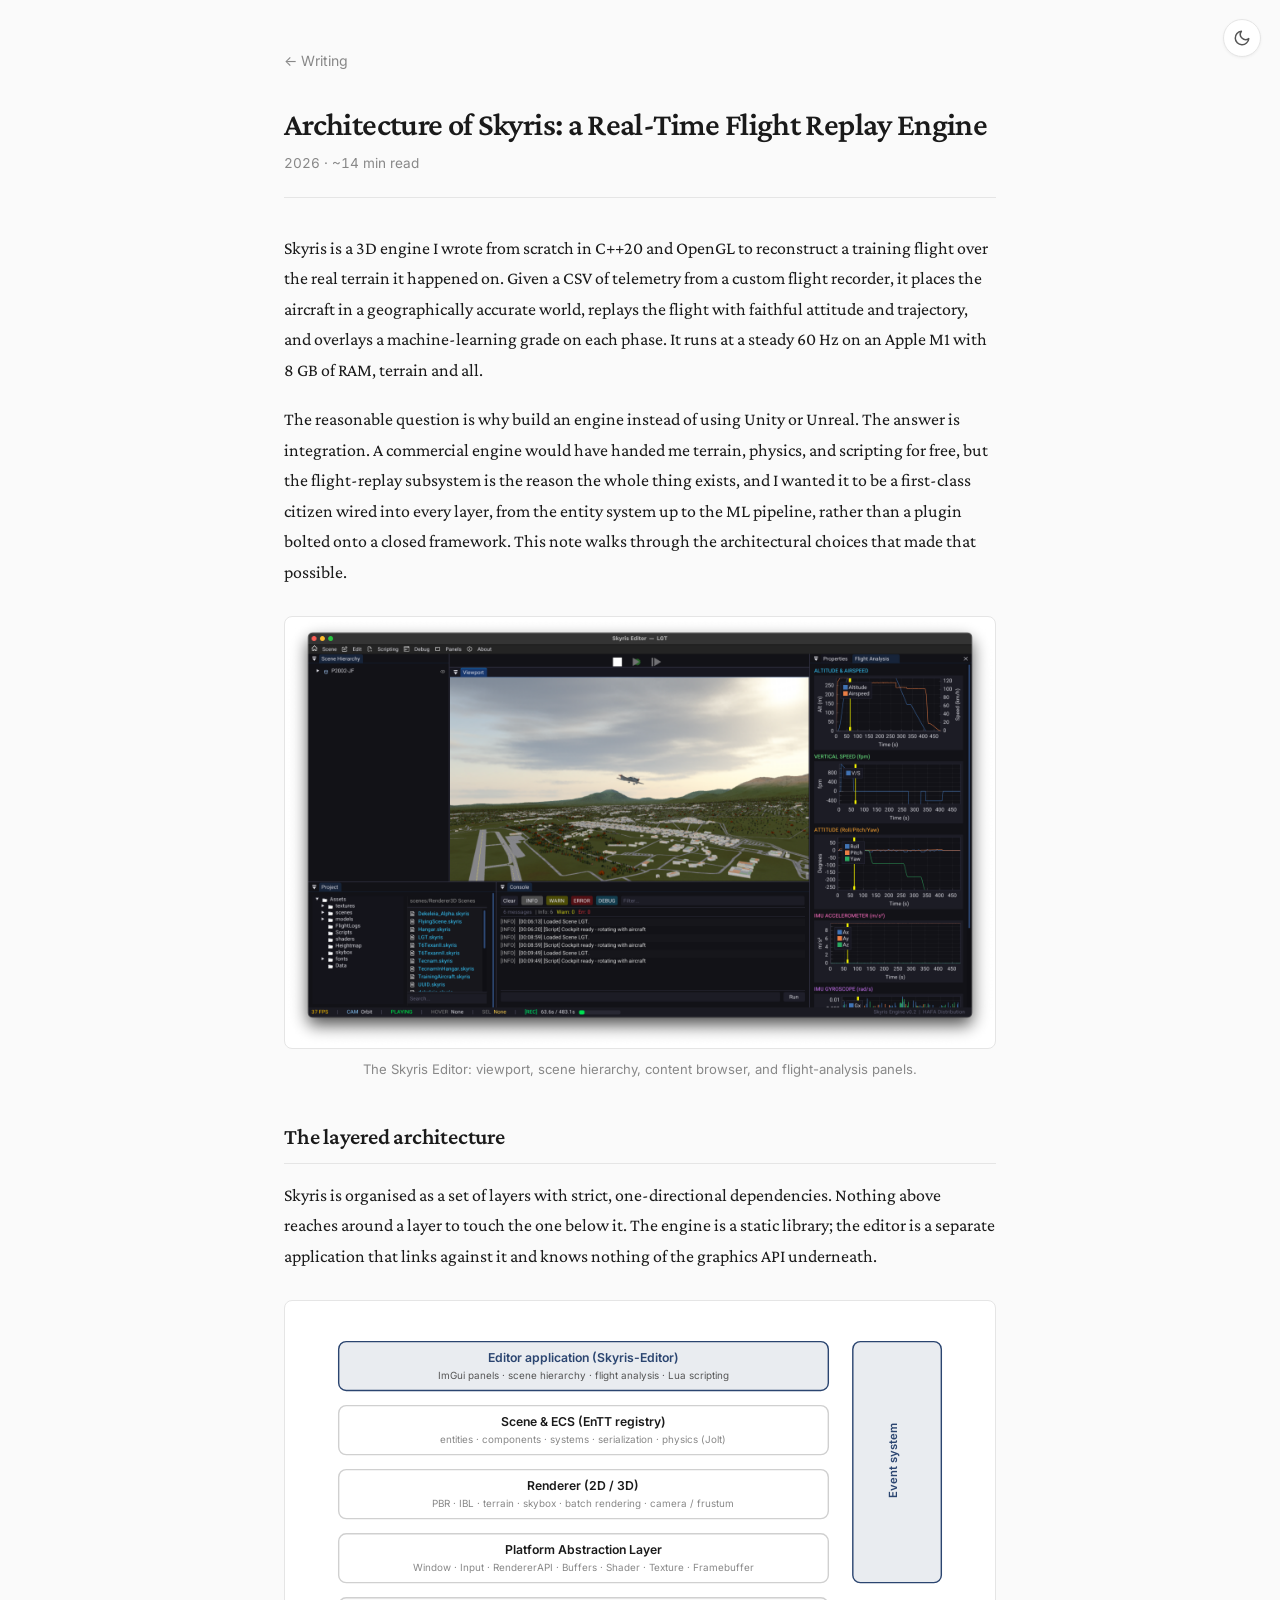
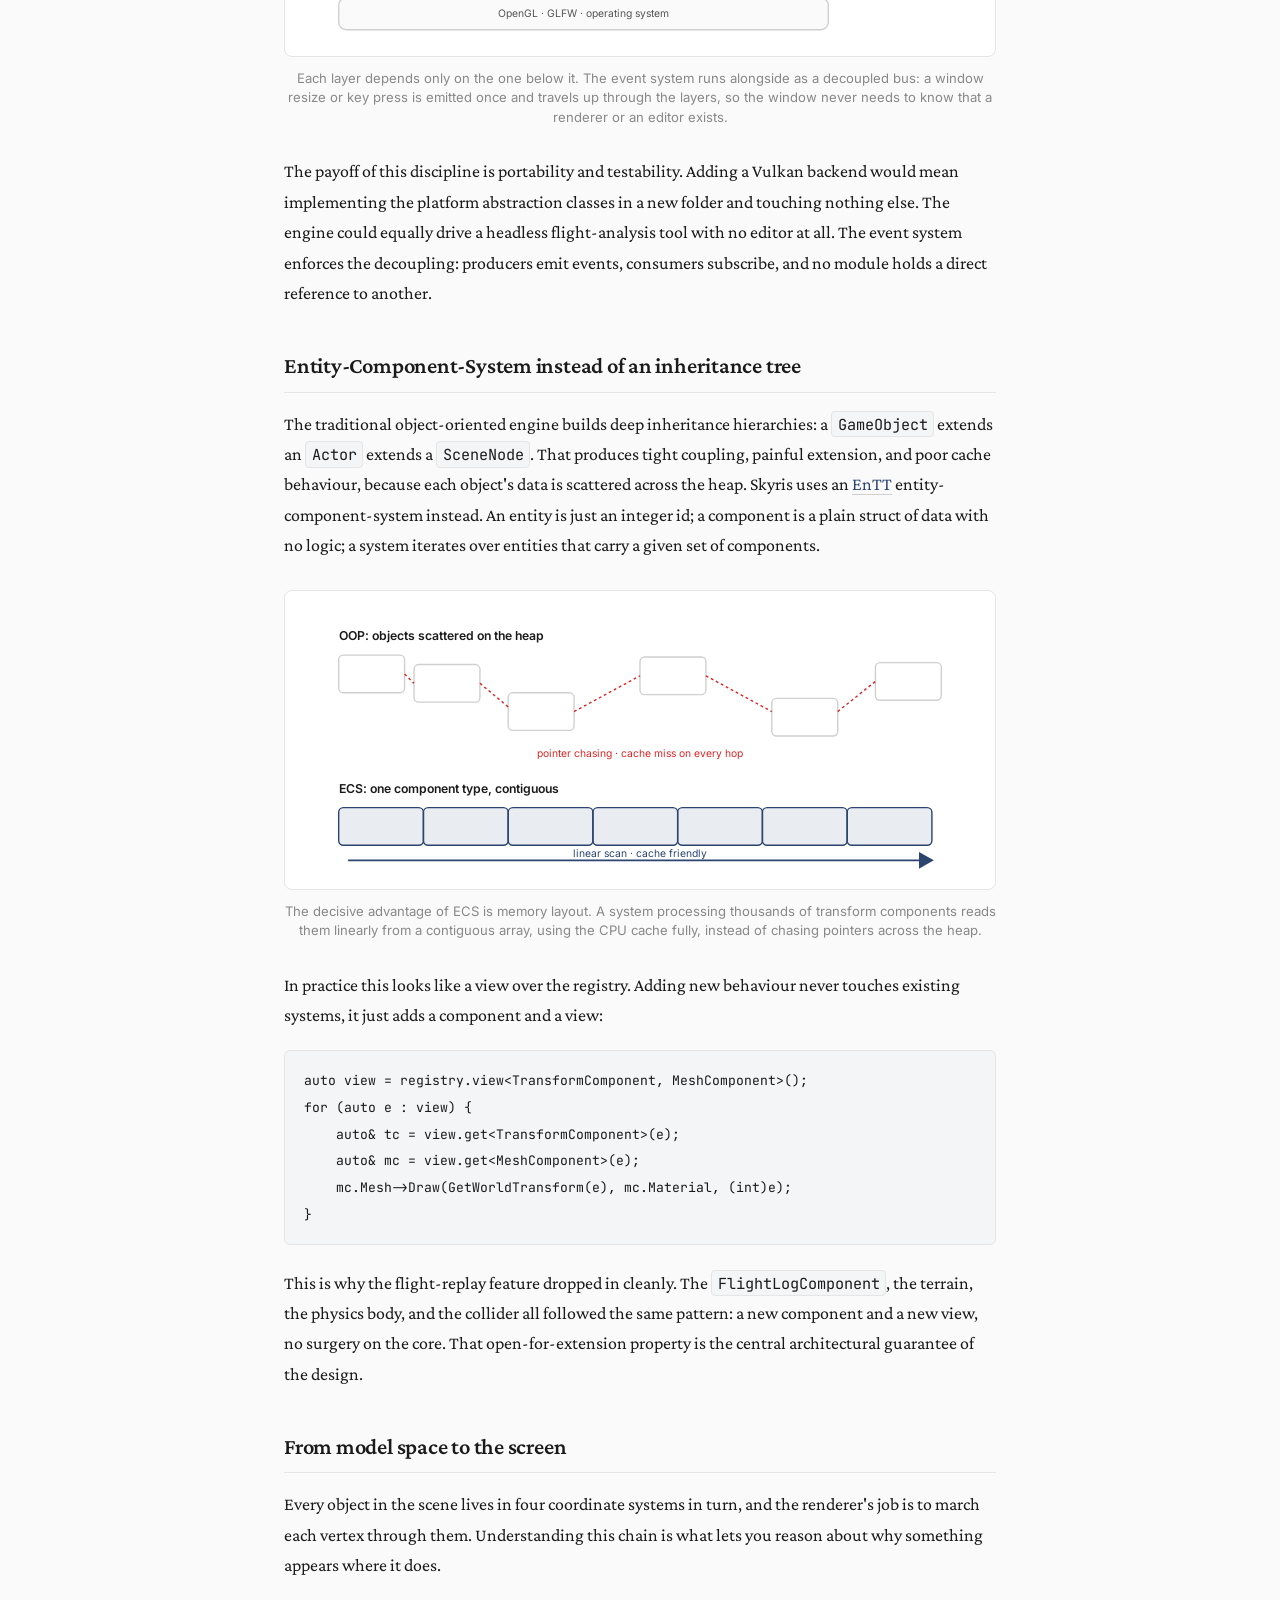
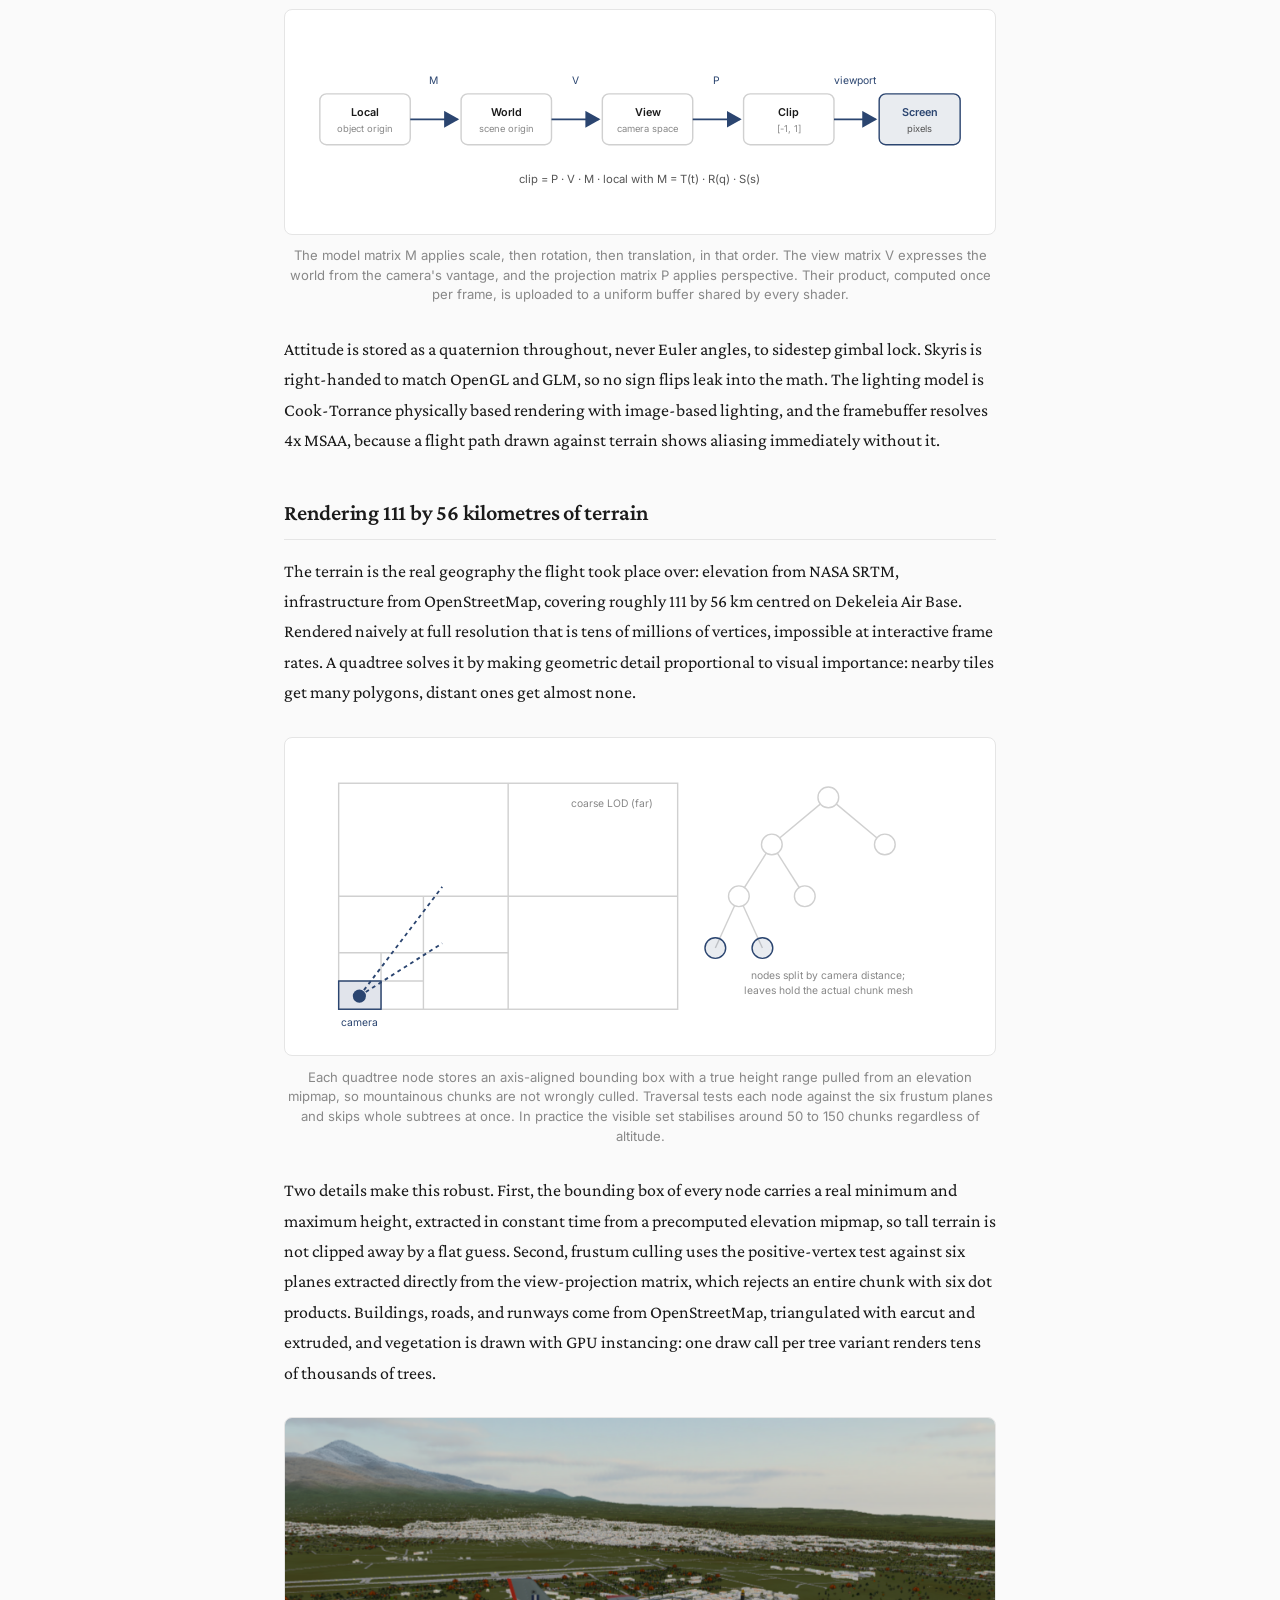
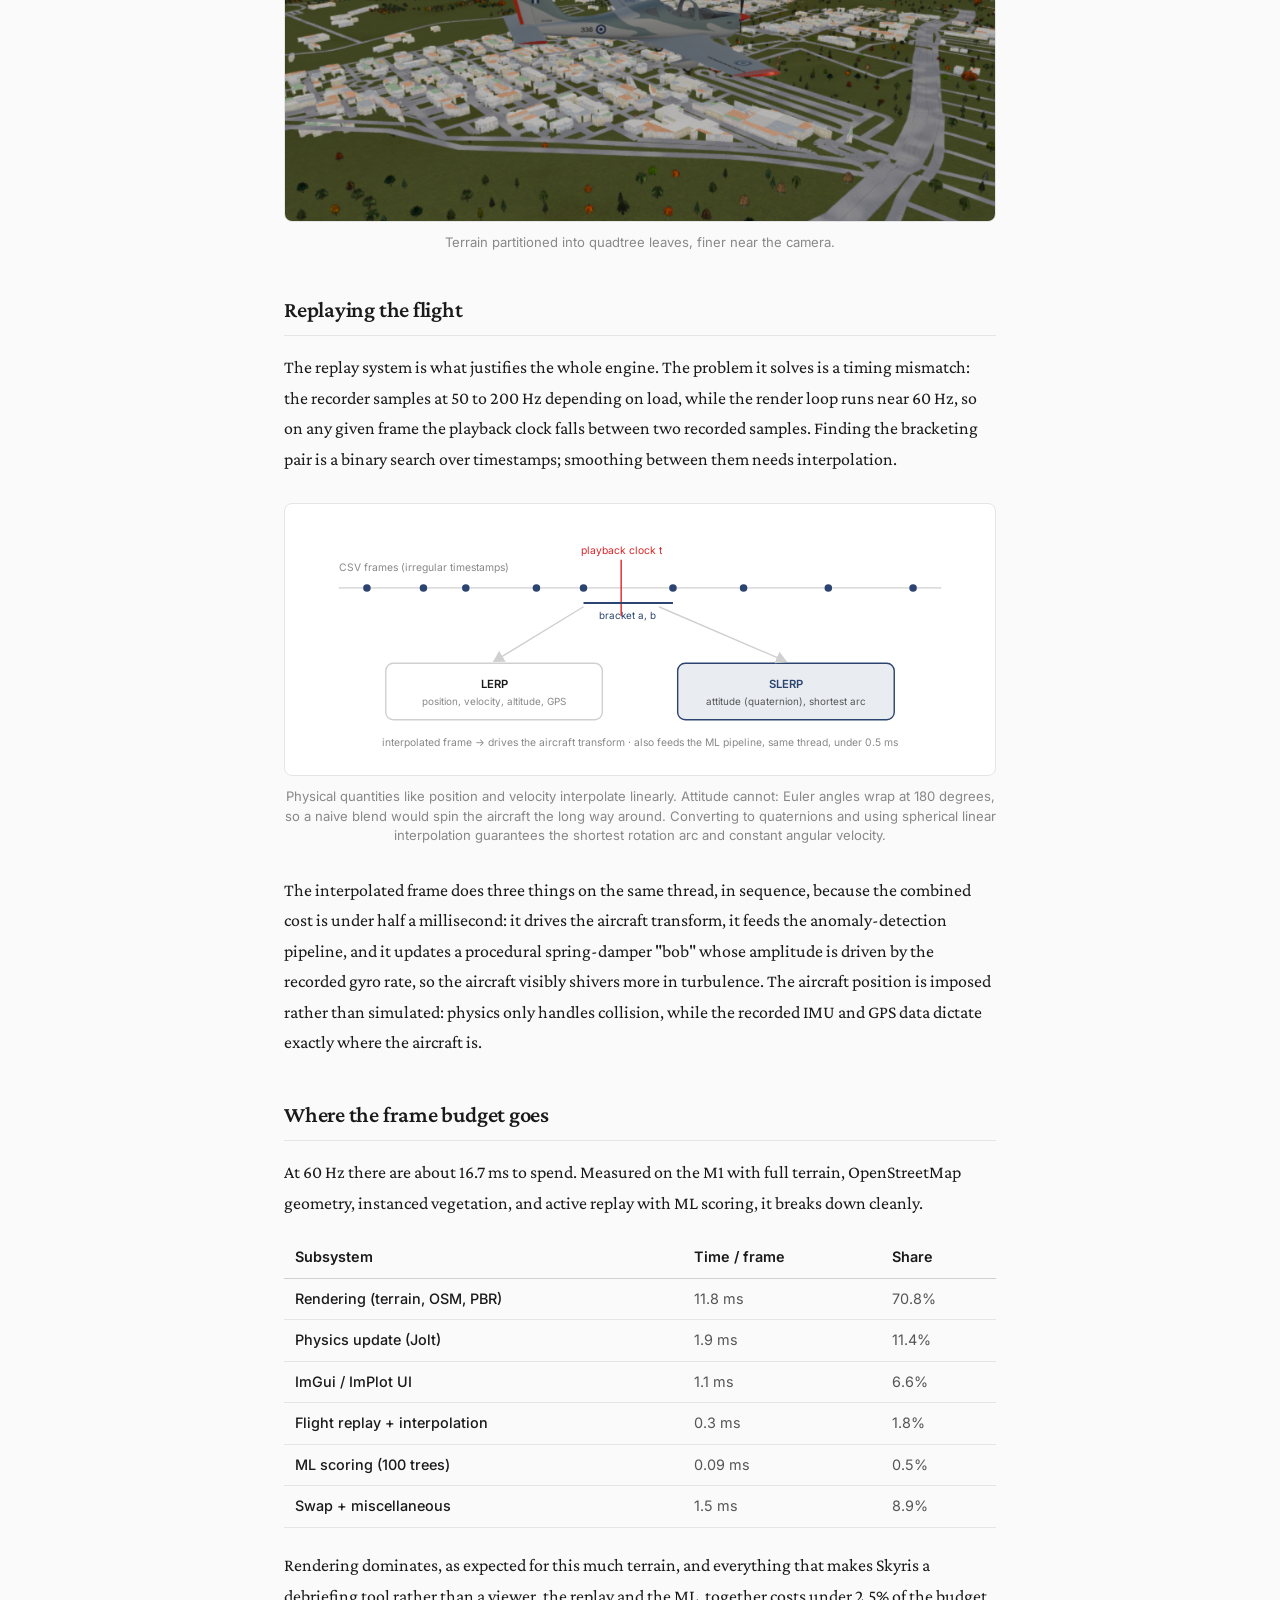
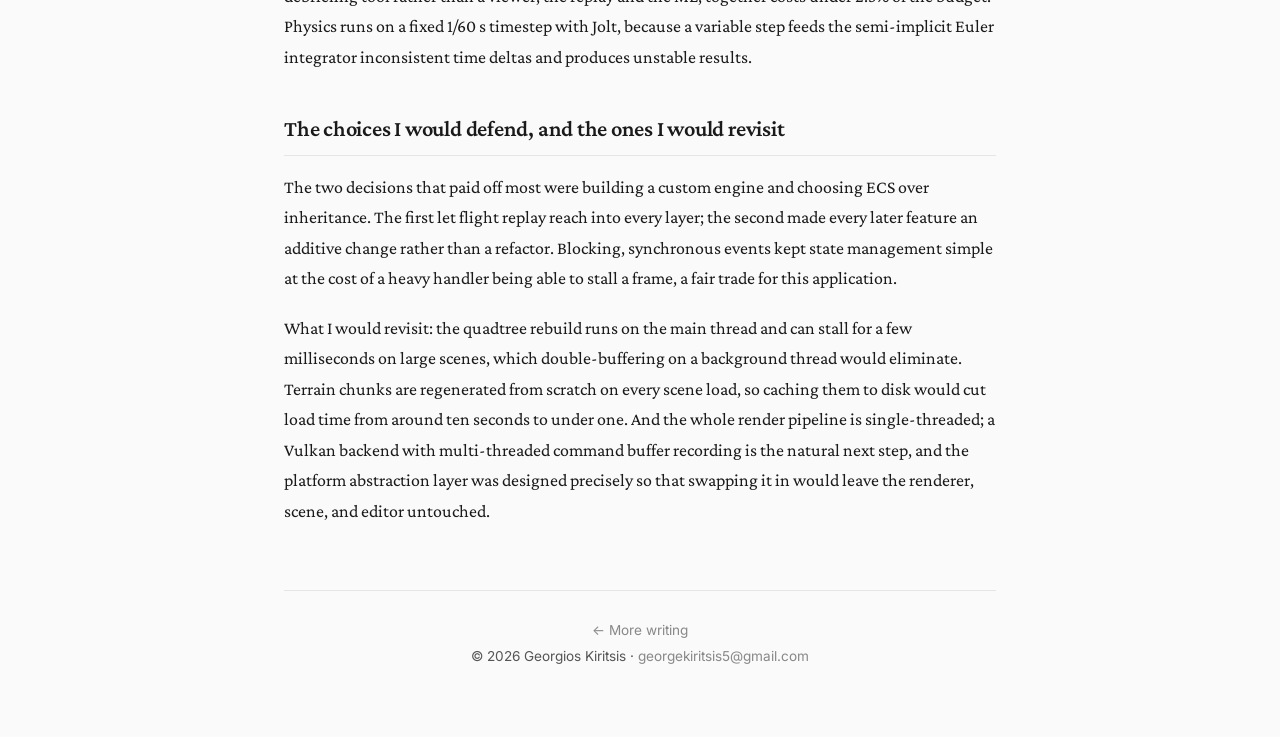
<file: writing/skyris-engine.html>
<!DOCTYPE html>
<html lang="en">
<head>
<meta charset="UTF-8">
<meta name="viewport" content="width=device-width, initial-scale=1.0">
<title>Architecture of Skyris: A Real-Time Flight Replay Engine &middot; Georgios Kiritsis</title>
<meta name="description" content="The design of Skyris, a custom C++20/OpenGL engine that reconstructs a training flight over its real terrain: ECS, a platform abstraction layer, PBR, quadtree LOD terrain, and deterministic replay.">
<meta name="author" content="Georgios Kiritsis">

<meta property="og:title" content="Architecture of Skyris: a Real-Time Flight Replay Engine">
<meta property="og:description" content="ECS, platform abstraction, physically based rendering, quadtree terrain, and deterministic replay in a custom C++20/OpenGL engine.">
<meta property="og:type" content="article">
<meta property="og:url" content="https://georgekiritsis.com/writing/skyris-engine.html">

<link rel="preconnect" href="https://fonts.googleapis.com">
<link rel="preconnect" href="https://fonts.gstatic.com" crossorigin>
<link href="https://fonts.googleapis.com/css2?family=Inter:wght@400;500;600;700&amp;family=Crimson+Pro:ital,wght@0,400;0,600;1,400&amp;family=JetBrains+Mono:wght@400;500&amp;display=swap" rel="stylesheet">

<link rel="stylesheet" href="../style.css">

<script>
  (function() {
    const stored = localStorage.getItem('theme');
    const systemDark = window.matchMedia('(prefers-color-scheme: dark)').matches;
    const theme = stored || (systemDark ? 'dark' : 'light');
    document.documentElement.setAttribute('data-theme', theme);
  })();
</script>
</head>
<body>

<button class="theme-toggle" id="theme-toggle" aria-label="Toggle theme">
  <svg class="icon-sun" viewBox="0 0 24 24" fill="none" stroke="currentColor" stroke-width="2" stroke-linecap="round" stroke-linejoin="round">
    <circle cx="12" cy="12" r="4"/>
    <path d="M12 2v2M12 20v2M4.93 4.93l1.41 1.41M17.66 17.66l1.41 1.41M2 12h2M20 12h2M6.34 17.66l-1.41 1.41M19.07 4.93l-1.41 1.41"/>
  </svg>
  <svg class="icon-moon" viewBox="0 0 24 24" fill="none" stroke="currentColor" stroke-width="2" stroke-linecap="round" stroke-linejoin="round">
    <path d="M21 12.79A9 9 0 1 1 11.21 3 7 7 0 0 0 21 12.79z"/>
  </svg>
</button>

<div class="container article-container">

  <a class="back-link" href="index.html">&larr; Writing</a>

  <article class="article">

    <header class="article-header">
      <h1 class="article-title">Architecture of Skyris: a Real-Time Flight Replay Engine</h1>
      <p class="article-meta">2026 &middot; ~14 min read</p>
    </header>

    <div class="article-body">

      <p>Skyris is a 3D engine I wrote from scratch in C++20 and OpenGL to reconstruct a training flight over the real terrain it happened on. Given a CSV of telemetry from a custom flight recorder, it places the aircraft in a geographically accurate world, replays the flight with faithful attitude and trajectory, and overlays a machine-learning grade on each phase. It runs at a steady 60 Hz on an Apple M1 with 8 GB of RAM, terrain and all.</p>

      <p>The reasonable question is why build an engine instead of using Unity or Unreal. The answer is integration. A commercial engine would have handed me terrain, physics, and scripting for free, but the flight-replay subsystem is the reason the whole thing exists, and I wanted it to be a first-class citizen wired into every layer, from the entity system up to the ML pipeline, rather than a plugin bolted onto a closed framework. This note walks through the architectural choices that made that possible.</p>


      <figure class="figure">
        <div class="figure-frame" style="padding:0;overflow:hidden;border-radius:8px;">
          <img src="assets/preview.png" alt="The Skyris Editor with viewport, scene hierarchy, and panels" style="display:block;width:100%;height:auto;">
        </div>
        <figcaption>The Skyris Editor: viewport, scene hierarchy, content browser, and flight-analysis panels.</figcaption>
      </figure>

      <h2>The layered architecture</h2>

      <p>Skyris is organised as a set of layers with strict, one-directional dependencies. Nothing above reaches around a layer to touch the one below it. The engine is a static library; the editor is a separate application that links against it and knows nothing of the graphics API underneath.</p>

      <figure class="figure">
        <div class="figure-frame">
          <svg viewBox="0 0 720 340" role="img" aria-label="Layered architecture of Skyris from OS up to the editor, with an event bus on the side.">
            <g font-size="12">
              <!-- editor -->
              <rect x="40" y="24" width="520" height="52" rx="8" class="d-accent-box"/>
              <text x="300" y="46" text-anchor="middle" class="t-accent" font-weight="600" font-size="13">Editor application (Skyris-Editor)</text>
              <text x="300" y="64" text-anchor="middle" class="t-soft" font-size="10.5">ImGui panels &#183; scene hierarchy &#183; flight analysis &#183; Lua scripting</text>

              <!-- scene / ECS -->
              <rect x="40" y="92" width="520" height="52" rx="8" class="d-box"/>
              <text x="300" y="114" text-anchor="middle" class="t" font-weight="600" font-size="13">Scene &amp; ECS (EnTT registry)</text>
              <text x="300" y="132" text-anchor="middle" class="t-muted" font-size="10.5">entities &#183; components &#183; systems &#183; serialization &#183; physics (Jolt)</text>

              <!-- renderer -->
              <rect x="40" y="160" width="520" height="52" rx="8" class="d-box"/>
              <text x="300" y="182" text-anchor="middle" class="t" font-weight="600" font-size="13">Renderer (2D / 3D)</text>
              <text x="300" y="200" text-anchor="middle" class="t-muted" font-size="10.5">PBR &#183; IBL &#183; terrain &#183; skybox &#183; batch rendering &#183; camera / frustum</text>

              <!-- PAL -->
              <rect x="40" y="228" width="520" height="52" rx="8" class="d-box"/>
              <text x="300" y="250" text-anchor="middle" class="t" font-weight="600" font-size="13">Platform Abstraction Layer</text>
              <text x="300" y="268" text-anchor="middle" class="t-muted" font-size="10.5">Window &#183; Input &#183; RendererAPI &#183; Buffers &#183; Shader &#183; Texture &#183; Framebuffer</text>

              <!-- OS strip -->
              <rect x="40" y="296" width="520" height="34" rx="8" class="d-card"/>
              <text x="300" y="317" text-anchor="middle" class="t-soft" font-size="11">OpenGL &#183; GLFW &#183; operating system</text>

              <!-- event bus -->
              <rect x="586" y="24" width="94" height="256" rx="8" class="d-accent-box"/>
              <text x="633" y="150" text-anchor="middle" class="t-accent" font-weight="600" font-size="12" transform="rotate(-90 633 150)">Event system</text>
            </g>
          </svg>
        </div>
        <figcaption>Each layer depends only on the one below it. The event system runs alongside as a decoupled bus: a window resize or key press is emitted once and travels up through the layers, so the window never needs to know that a renderer or an editor exists.</figcaption>
      </figure>

      <p>The payoff of this discipline is portability and testability. Adding a Vulkan backend would mean implementing the platform abstraction classes in a new folder and touching nothing else. The engine could equally drive a headless flight-analysis tool with no editor at all. The event system enforces the decoupling: producers emit events, consumers subscribe, and no module holds a direct reference to another.</p>

      <h2>Entity-Component-System instead of an inheritance tree</h2>

      <p>The traditional object-oriented engine builds deep inheritance hierarchies: a <code>GameObject</code> extends an <code>Actor</code> extends a <code>SceneNode</code>. That produces tight coupling, painful extension, and poor cache behaviour, because each object's data is scattered across the heap. Skyris uses an <a href="https://github.com/skypjack/entt" target="_blank" rel="noopener">EnTT</a> entity-component-system instead. An entity is just an integer id; a component is a plain struct of data with no logic; a system iterates over entities that carry a given set of components.</p>

      <figure class="figure">
        <div class="figure-frame">
          <svg viewBox="0 0 720 280" role="img" aria-label="Memory layout comparison: scattered OOP objects versus contiguous ECS component arrays.">
            <!-- OOP -->
            <text x="40" y="34" font-size="13" class="t" font-weight="600">OOP: objects scattered on the heap</text>
            <g>
              <rect x="40"  y="50" width="70" height="40" rx="5" class="d-box"/>
              <rect x="220" y="90" width="70" height="40" rx="5" class="d-box"/>
              <rect x="120" y="60" width="70" height="40" rx="5" class="d-box"/>
              <rect x="360" y="52" width="70" height="40" rx="5" class="d-box"/>
              <rect x="500" y="96" width="70" height="40" rx="5" class="d-box"/>
              <rect x="610" y="58" width="70" height="40" rx="5" class="d-box"/>
            </g>
            <g class="s-red-line" stroke-width="1.5" stroke-dasharray="3 3">
              <path d="M110,70 L120,80" fill="none"/>
              <path d="M190,80 L220,105" fill="none"/>
              <path d="M290,110 L360,72" fill="none"/>
              <path d="M430,72 L500,110" fill="none"/>
              <path d="M570,110 L610,78" fill="none"/>
            </g>
            <text x="360" y="158" text-anchor="middle" font-size="11" class="s-red">pointer chasing &#183; cache miss on every hop</text>

            <!-- ECS -->
            <text x="40" y="196" font-size="13" class="t" font-weight="600">ECS: one component type, contiguous</text>
            <g>
              <rect x="40" y="212" width="90" height="40" rx="5" class="d-accent-box"/>
              <rect x="130" y="212" width="90" height="40" rx="5" class="d-accent-box"/>
              <rect x="220" y="212" width="90" height="40" rx="5" class="d-accent-box"/>
              <rect x="310" y="212" width="90" height="40" rx="5" class="d-accent-box"/>
              <rect x="400" y="212" width="90" height="40" rx="5" class="d-accent-box"/>
              <rect x="490" y="212" width="90" height="40" rx="5" class="d-accent-box"/>
              <rect x="580" y="212" width="90" height="40" rx="5" class="d-accent-box"/>
            </g>
            <path d="M50,268 L670,268" class="d-accent-line" marker-end="url(#ar-ecs)" fill="none"/>
            <defs>
              <marker id="ar-ecs" markerWidth="9" markerHeight="9" refX="7" refY="4.5" orient="auto"><path d="M0,0 L8,4.5 L0,9 Z" class="marker-accent"/></marker>
            </defs>
            <text x="360" y="264" text-anchor="middle" font-size="11" class="t-accent">linear scan &#183; cache friendly</text>
          </svg>
        </div>
        <figcaption>The decisive advantage of ECS is memory layout. A system processing thousands of transform components reads them linearly from a contiguous array, using the CPU cache fully, instead of chasing pointers across the heap.</figcaption>
      </figure>

      <p>In practice this looks like a view over the registry. Adding new behaviour never touches existing systems, it just adds a component and a view:</p>

      <pre><code>auto view = registry.view&lt;TransformComponent, MeshComponent&gt;();
for (auto e : view) {
    auto&amp; tc = view.get&lt;TransformComponent&gt;(e);
    auto&amp; mc = view.get&lt;MeshComponent&gt;(e);
    mc.Mesh-&gt;Draw(GetWorldTransform(e), mc.Material, (int)e);
}</code></pre>

      <p>This is why the flight-replay feature dropped in cleanly. The <code>FlightLogComponent</code>, the terrain, the physics body, and the collider all followed the same pattern: a new component and a new view, no surgery on the core. That open-for-extension property is the central architectural guarantee of the design.</p>

      <h2>From model space to the screen</h2>

      <p>Every object in the scene lives in four coordinate systems in turn, and the renderer's job is to march each vertex through them. Understanding this chain is what lets you reason about why something appears where it does.</p>

      <figure class="figure">
        <div class="figure-frame">
          <svg viewBox="0 0 720 200" role="img" aria-label="Coordinate transform pipeline from local space to screen space.">
            <defs>
              <marker id="ar-mvp" markerWidth="9" markerHeight="9" refX="7" refY="4.5" orient="auto"><path d="M0,0 L8,4.5 L0,9 Z" class="marker-accent"/></marker>
            </defs>
            <g font-size="11.5">
              <rect x="20"  y="70" width="96" height="54" rx="7" class="d-box"/>
              <text x="68" y="93"  text-anchor="middle" class="t" font-weight="600">Local</text>
              <text x="68" y="110" text-anchor="middle" class="t-muted" font-size="10">object origin</text>

              <rect x="170" y="70" width="96" height="54" rx="7" class="d-box"/>
              <text x="218" y="93"  text-anchor="middle" class="t" font-weight="600">World</text>
              <text x="218" y="110" text-anchor="middle" class="t-muted" font-size="10">scene origin</text>

              <rect x="320" y="70" width="96" height="54" rx="7" class="d-box"/>
              <text x="368" y="93"  text-anchor="middle" class="t" font-weight="600">View</text>
              <text x="368" y="110" text-anchor="middle" class="t-muted" font-size="10">camera space</text>

              <rect x="470" y="70" width="96" height="54" rx="7" class="d-box"/>
              <text x="518" y="93"  text-anchor="middle" class="t" font-weight="600">Clip</text>
              <text x="518" y="110" text-anchor="middle" class="t-muted" font-size="10">[-1, 1]</text>

              <rect x="614" y="70" width="86" height="54" rx="7" class="d-accent-box"/>
              <text x="657" y="93"  text-anchor="middle" class="t-accent" font-weight="600">Screen</text>
              <text x="657" y="110" text-anchor="middle" class="t-soft" font-size="10">pixels</text>
            </g>
            <g class="d-accent-line" fill="none">
              <line x1="116" y1="97" x2="166" y2="97" marker-end="url(#ar-mvp)"/>
              <line x1="266" y1="97" x2="316" y2="97" marker-end="url(#ar-mvp)"/>
              <line x1="416" y1="97" x2="466" y2="97" marker-end="url(#ar-mvp)"/>
              <line x1="566" y1="97" x2="610" y2="97" marker-end="url(#ar-mvp)"/>
            </g>
            <g font-size="11" class="t-accent" text-anchor="middle" font-family="var(--mono)">
              <text x="141" y="60">M</text>
              <text x="291" y="60">V</text>
              <text x="441" y="60">P</text>
              <text x="588" y="60">viewport</text>
            </g>
            <text x="360" y="165" text-anchor="middle" font-size="12" class="t-soft">clip = P &#183; V &#183; M &#183; local     with     M = T(t) &#183; R(q) &#183; S(s)</text>
          </svg>
        </div>
        <figcaption>The model matrix M applies scale, then rotation, then translation, in that order. The view matrix V expresses the world from the camera's vantage, and the projection matrix P applies perspective. Their product, computed once per frame, is uploaded to a uniform buffer shared by every shader.</figcaption>
      </figure>

      <p>Attitude is stored as a quaternion throughout, never Euler angles, to sidestep gimbal lock. Skyris is right-handed to match OpenGL and GLM, so no sign flips leak into the math. The lighting model is Cook-Torrance physically based rendering with image-based lighting, and the framebuffer resolves 4x MSAA, because a flight path drawn against terrain shows aliasing immediately without it.</p>

      <h2>Rendering 111 by 56 kilometres of terrain</h2>

      <p>The terrain is the real geography the flight took place over: elevation from NASA SRTM, infrastructure from OpenStreetMap, covering roughly 111 by 56 km centred on Dekeleia Air Base. Rendered naively at full resolution that is tens of millions of vertices, impossible at interactive frame rates. A quadtree solves it by making geometric detail proportional to visual importance: nearby tiles get many polygons, distant ones get almost none.</p>

      <figure class="figure">
        <div class="figure-frame">
          <svg viewBox="0 0 720 300" role="img" aria-label="Quadtree terrain subdivision, finer near the camera and coarser far away.">
            <!-- big region -->
            <rect x="40" y="30" width="360" height="240" class="d-box"/>
            <!-- coarse far quadrants (top) -->
            <line x1="220" y1="30" x2="220" y2="270" class="d-line"/>
            <line x1="40" y1="150" x2="400" y2="150" class="d-line"/>
            <!-- subdivide bottom-left toward camera -->
            <line x1="130" y1="150" x2="130" y2="270" class="d-line"/>
            <line x1="40" y1="210" x2="220" y2="210" class="d-line"/>
            <!-- finer still in the nearest quad -->
            <line x1="85" y1="210" x2="85" y2="270" class="d-line"/>
            <line x1="40" y1="240" x2="130" y2="240" class="d-line"/>
            <rect x="40" y="240" width="45" height="30" class="d-accent-soft"/>
            <rect x="40" y="240" width="45" height="30" class="d-accent-stroke"/>

            <!-- camera -->
            <circle cx="62" cy="256" r="7" class="d-accent-fill"/>
            <path d="M62,256 L150,140 M62,256 L150,200" class="d-accent-line d-dash" fill="none"/>
            <text x="62" y="288" text-anchor="middle" font-size="11" class="t-accent">camera</text>
            <text x="330" y="55" text-anchor="middle" font-size="11" class="t-muted">coarse LOD (far)</text>

            <!-- tree -->
            <g class="d-line">
              <line x1="560" y1="45"  x2="500" y2="95"/>
              <line x1="560" y1="45"  x2="620" y2="95"/>
              <line x1="500" y1="95"  x2="465" y2="150"/>
              <line x1="500" y1="95"  x2="535" y2="150"/>
              <line x1="465" y1="150" x2="440" y2="205"/>
              <line x1="465" y1="150" x2="490" y2="205"/>
            </g>
            <g>
              <circle cx="560" cy="45"  r="11" class="d-box"/>
              <circle cx="500" cy="95"  r="11" class="d-box"/>
              <circle cx="620" cy="95"  r="11" class="d-box"/>
              <circle cx="535" cy="150" r="11" class="d-box"/>
              <circle cx="465" cy="150" r="11" class="d-box"/>
              <circle cx="440" cy="205" r="11" class="d-accent-box"/>
              <circle cx="490" cy="205" r="11" class="d-accent-box"/>
            </g>
            <text x="560" y="238" text-anchor="middle" font-size="11" class="t-muted">nodes split by camera distance;</text>
            <text x="560" y="254" text-anchor="middle" font-size="11" class="t-muted">leaves hold the actual chunk mesh</text>
          </svg>
        </div>
        <figcaption>Each quadtree node stores an axis-aligned bounding box with a true height range pulled from an elevation mipmap, so mountainous chunks are not wrongly culled. Traversal tests each node against the six frustum planes and skips whole subtrees at once. In practice the visible set stabilises around 50 to 150 chunks regardless of altitude.</figcaption>
      </figure>

      <p>Two details make this robust. First, the bounding box of every node carries a real minimum and maximum height, extracted in constant time from a precomputed elevation mipmap, so tall terrain is not clipped away by a flat guess. Second, frustum culling uses the positive-vertex test against six planes extracted directly from the view-projection matrix, which rejects an entire chunk with six dot products. Buildings, roads, and runways come from OpenStreetMap, triangulated with earcut and extruded, and vegetation is drawn with GPU instancing: one draw call per tree variant renders tens of thousands of trees.</p>


      <figure class="figure">
        <div class="figure-frame" style="padding:0;overflow:hidden;border-radius:8px;">
          <img src="assets/terrain.png" alt="Terrain partitioned into quadtree leaves" style="display:block;width:100%;height:auto;">
        </div>
        <figcaption>Terrain partitioned into quadtree leaves, finer near the camera.</figcaption>
      </figure>

      <h2>Replaying the flight</h2>

      <p>The replay system is what justifies the whole engine. The problem it solves is a timing mismatch: the recorder samples at 50 to 200 Hz depending on load, while the render loop runs near 60 Hz, so on any given frame the playback clock falls between two recorded samples. Finding the bracketing pair is a binary search over timestamps; smoothing between them needs interpolation.</p>

      <figure class="figure">
        <div class="figure-frame">
          <svg viewBox="0 0 720 250" role="img" aria-label="Flight replay: binary search for the bracketing frames, then LERP for position and SLERP for attitude.">
            <!-- irregular frame ticks -->
            <line x1="40" y1="70" x2="680" y2="70" class="d-line"/>
            <g class="d-accent-fill">
              <circle cx="70" cy="70" r="4"/><circle cx="130" cy="70" r="4"/><circle cx="175" cy="70" r="4"/>
              <circle cx="250" cy="70" r="4"/><circle cx="300" cy="70" r="4"/><circle cx="395" cy="70" r="4"/>
              <circle cx="470" cy="70" r="4"/><circle cx="560" cy="70" r="4"/><circle cx="650" cy="70" r="4"/>
            </g>
            <text x="40" y="52" font-size="11" class="t-muted">CSV frames (irregular timestamps)</text>

            <!-- playback cursor between two -->
            <line x1="340" y1="40" x2="340" y2="100" class="s-red-line" stroke-width="1.5"/>
            <text x="340" y="34" text-anchor="middle" font-size="11" class="s-red">playback clock t</text>
            <path d="M300,86 L340,86 M340,86 L395,86" class="d-accent-line" fill="none"/>
            <text x="347" y="103" text-anchor="middle" font-size="10.5" class="t-accent">bracket a, b</text>

            <!-- outputs -->
            <g font-size="12">
              <rect x="90" y="150" width="230" height="60" rx="8" class="d-box"/>
              <text x="205" y="176" text-anchor="middle" class="t" font-weight="600">LERP</text>
              <text x="205" y="194" text-anchor="middle" class="t-muted" font-size="10.5">position, velocity, altitude, GPS</text>

              <rect x="400" y="150" width="230" height="60" rx="8" class="d-accent-box"/>
              <text x="515" y="176" text-anchor="middle" class="t-accent" font-weight="600">SLERP</text>
              <text x="515" y="194" text-anchor="middle" class="t-soft" font-size="10.5">attitude (quaternion), shortest arc</text>
            </g>
            <path d="M300,90 L205,148" class="d-line" fill="none" marker-end="url(#ar-rep)"/>
            <path d="M380,90 L515,148" class="d-line" fill="none" marker-end="url(#ar-rep)"/>
            <defs><marker id="ar-rep" markerWidth="9" markerHeight="9" refX="7" refY="4.5" orient="auto"><path d="M0,0 L8,4.5 L0,9 Z" class="marker-line"/></marker></defs>
            <text x="360" y="238" text-anchor="middle" font-size="11" class="t-muted">interpolated frame &#8594; drives the aircraft transform &#183; also feeds the ML pipeline, same thread, under 0.5 ms</text>
          </svg>
        </div>
        <figcaption>Physical quantities like position and velocity interpolate linearly. Attitude cannot: Euler angles wrap at 180 degrees, so a naive blend would spin the aircraft the long way around. Converting to quaternions and using spherical linear interpolation guarantees the shortest rotation arc and constant angular velocity.</figcaption>
      </figure>

      <p>The interpolated frame does three things on the same thread, in sequence, because the combined cost is under half a millisecond: it drives the aircraft transform, it feeds the anomaly-detection pipeline, and it updates a procedural spring-damper "bob" whose amplitude is driven by the recorded gyro rate, so the aircraft visibly shivers more in turbulence. The aircraft position is imposed rather than simulated: physics only handles collision, while the recorded IMU and GPS data dictate exactly where the aircraft is.</p>

      <h2>Where the frame budget goes</h2>

      <p>At 60 Hz there are about 16.7 ms to spend. Measured on the M1 with full terrain, OpenStreetMap geometry, instanced vegetation, and active replay with ML scoring, it breaks down cleanly.</p>

      <table class="spec-table">
        <thead><tr><th>Subsystem</th><th>Time / frame</th><th>Share</th></tr></thead>
        <tbody>
          <tr><td>Rendering (terrain, OSM, PBR)</td><td>11.8 ms</td><td>70.8%</td></tr>
          <tr><td>Physics update (Jolt)</td><td>1.9 ms</td><td>11.4%</td></tr>
          <tr><td>ImGui / ImPlot UI</td><td>1.1 ms</td><td>6.6%</td></tr>
          <tr><td>Flight replay + interpolation</td><td>0.3 ms</td><td>1.8%</td></tr>
          <tr><td>ML scoring (100 trees)</td><td>0.09 ms</td><td>0.5%</td></tr>
          <tr><td>Swap + miscellaneous</td><td>1.5 ms</td><td>8.9%</td></tr>
        </tbody>
      </table>

      <p>Rendering dominates, as expected for this much terrain, and everything that makes Skyris a debriefing tool rather than a viewer, the replay and the ML, together costs under 2.5% of the budget. Physics runs on a fixed 1/60 s timestep with Jolt, because a variable step feeds the semi-implicit Euler integrator inconsistent time deltas and produces unstable results.</p>

      <h2>The choices I would defend, and the ones I would revisit</h2>

      <p>The two decisions that paid off most were building a custom engine and choosing ECS over inheritance. The first let flight replay reach into every layer; the second made every later feature an additive change rather than a refactor. Blocking, synchronous events kept state management simple at the cost of a heavy handler being able to stall a frame, a fair trade for this application.</p>

      <p>What I would revisit: the quadtree rebuild runs on the main thread and can stall for a few milliseconds on large scenes, which double-buffering on a background thread would eliminate. Terrain chunks are regenerated from scratch on every scene load, so caching them to disk would cut load time from around ten seconds to under one. And the whole render pipeline is single-threaded; a Vulkan backend with multi-threaded command buffer recording is the natural next step, and the platform abstraction layer was designed precisely so that swapping it in would leave the renderer, scene, and editor untouched.</p>

    </div>

  </article>

  <footer>
    <p><a href="index.html">&larr; More writing</a></p>
    <p>&copy; 2026 Georgios Kiritsis &middot; <a href="mailto:georgekiritsis5@gmail.com">georgekiritsis5@gmail.com</a></p>
  </footer>

</div>

<script>
  const toggle = document.getElementById('theme-toggle');
  toggle.addEventListener('click', function() {
    const current = document.documentElement.getAttribute('data-theme');
    const next = current === 'dark' ? 'light' : 'dark';
    document.documentElement.setAttribute('data-theme', next);
    localStorage.setItem('theme', next);
  });
</script>

</body>
</html>
</file>
<file: style.css>
/* Light theme (default) */
:root,
[data-theme="light"] {
  --text: #1a1a1a;
  --text-soft: #555;
  --text-muted: #888;
  --accent: #2b4570;
  --accent-hover: #3d5f96;
  --bg: #fafafa;
  --bg-card: #ffffff;
  --border: #e5e5e5;
  --border-strong: #d0d0d0;
  --code-bg: #f4f5f7;
  --serif: 'Crimson Pro', Georgia, 'Times New Roman', serif;
  --sans: 'Inter', -apple-system, BlinkMacSystemFont, 'Segoe UI', sans-serif;
  --mono: 'JetBrains Mono', ui-monospace, SFMono-Regular, Menlo, Consolas, monospace;
}

/* Dark theme */
[data-theme="dark"] {
  --text: #e8e8e8;
  --text-soft: #b0b0b0;
  --text-muted: #808080;
  --accent: #7a9dcc;
  --accent-hover: #a0bde0;
  --bg: #14171a;
  --bg-card: #1c1f23;
  --border: #2a2e33;
  --border-strong: #3a3f45;
  --code-bg: #1a1d21;
}

* { box-sizing: border-box; }

body {
  margin: 0;
  padding: 0;
  font-family: var(--sans);
  color: var(--text);
  background: var(--bg);
  line-height: 1.6;
  font-size: 16px;
  -webkit-font-smoothing: antialiased;
  -moz-osx-font-smoothing: grayscale;
  transition: background 0.2s ease, color 0.2s ease;
}

.container {
  max-width: 780px;
  margin: 0 auto;
  padding: 3rem 1.5rem 4rem;
}

/* Theme toggle button */
.theme-toggle {
  position: fixed;
  top: 1.2rem;
  right: 1.2rem;
  z-index: 100;
  width: 38px;
  height: 38px;
  border-radius: 50%;
  background: var(--bg-card);
  border: 1px solid var(--border);
  color: var(--text-soft);
  cursor: pointer;
  display: flex;
  align-items: center;
  justify-content: center;
  padding: 0;
  transition: all 0.2s ease;
  box-shadow: 0 1px 3px rgba(0, 0, 0, 0.05);
}

.theme-toggle:hover { color: var(--accent); border-color: var(--accent); transform: scale(1.05); }
.theme-toggle svg { width: 18px; height: 18px; }

[data-theme="light"] .theme-toggle .icon-sun { display: none; }
[data-theme="light"] .theme-toggle .icon-moon { display: block; }
[data-theme="dark"] .theme-toggle .icon-sun { display: block; }
[data-theme="dark"] .theme-toggle .icon-moon { display: none; }

/* Header / Hero */
.hero {
  display: flex;
  gap: 2rem;
  align-items: flex-start;
  margin-bottom: 2.5rem;
  padding-bottom: 2rem;
  border-bottom: 1px solid var(--border);
}

.hero-photo {
  flex-shrink: 0;
  width: 140px;
  height: 140px;
  border-radius: 8px;
  overflow: hidden;
  border: 1px solid var(--border);
  background: var(--bg-card);
}

.hero-photo img { width: 100%; height: 100%; object-fit: cover; display: block; }
.hero-text { flex: 1; min-width: 0; }

h1 {
  font-family: var(--serif);
  font-size: 2.4rem;
  font-weight: 600;
  margin: 0 0 0.4rem;
  color: var(--text);
  letter-spacing: -0.02em;
}

.hero-subtitle { font-size: 1.05rem; color: var(--text-soft); margin: 0 0 0.8rem; line-height: 1.5; }
.hero-affiliation { font-size: 0.92rem; color: var(--text-muted); margin: 0; }

/* Links row */
.links {
  display: flex;
  flex-wrap: wrap;
  gap: 0.4rem 1rem;
  margin: 1.2rem 0 0;
  font-size: 0.92rem;
}

.links a {
  color: var(--accent);
  text-decoration: none;
  border-bottom: 1px solid transparent;
  transition: border-color 0.15s ease, color 0.15s ease;
  display: inline-flex;
  align-items: center;
  gap: 0.3rem;
}

.links a:hover { color: var(--accent-hover); border-bottom-color: var(--accent-hover); }
.links svg { width: 15px; height: 15px; flex-shrink: 0; }

/* Sections */
section { margin: 2.5rem 0; }

h2 {
  font-family: var(--serif);
  font-size: 1.5rem;
  font-weight: 600;
  color: var(--text);
  margin: 0 0 1.2rem;
  padding-bottom: 0.5rem;
  border-bottom: 1px solid var(--border);
  letter-spacing: -0.01em;
}

h3 { font-family: var(--sans); font-size: 1.05rem; font-weight: 600; color: var(--text); margin: 0 0 0.35rem; }

p { margin: 0 0 1rem; color: var(--text-soft); }

.body-text { font-family: var(--serif); font-size: 1.1rem; line-height: 1.65; color: var(--text); }
.body-text p { color: var(--text); margin-bottom: 1.1rem; }

/* Navigation menu */
.nav-menu {
  position: sticky;
  top: 0;
  background: var(--bg);
  padding: 0.8rem 0;
  margin: -0.5rem 0 2rem;
  border-bottom: 1px solid var(--border);
  z-index: 50;
  backdrop-filter: blur(10px);
  -webkit-backdrop-filter: blur(10px);
}

.nav-menu-inner { display: flex; flex-wrap: wrap; gap: 0.2rem 1.5rem; justify-content: center; }

.nav-menu a {
  color: var(--text-soft);
  text-decoration: none;
  font-size: 0.9rem;
  font-weight: 500;
  padding: 0.35rem 0.2rem;
  transition: color 0.15s ease;
  border-bottom: 2px solid transparent;
  white-space: nowrap;
}

.nav-menu a:hover { color: var(--accent); }
.nav-menu a.active { color: var(--accent); border-bottom-color: var(--accent); }

html { scroll-behavior: smooth; scroll-padding-top: 4rem; }

/* News */
.news { border: 1px solid var(--border); border-radius: 6px; padding: 0.4rem 1.2rem; background: var(--bg-card); }
.news-item { display: flex; gap: 1rem; padding: 0.7rem 0; border-bottom: 1px solid var(--border); align-items: baseline; }
.news-item:last-child { border-bottom: none; }

.news-date {
  flex-shrink: 0;
  font-size: 0.82rem;
  color: var(--text-muted);
  font-weight: 500;
  font-variant-numeric: tabular-nums;
  min-width: 5.5rem;
  padding-top: 0.05rem;
}

.news-text { font-size: 0.95rem; color: var(--text); margin: 0; line-height: 1.5; }
.news-text a { color: var(--accent); text-decoration: none; border-bottom: 1px solid transparent; transition: border-color 0.15s ease; }
.news-text a:hover { border-bottom-color: var(--accent); }

.news-tag {
  display: inline-block;
  font-size: 0.7rem;
  font-weight: 600;
  padding: 0.1rem 0.4rem;
  border-radius: 3px;
  margin-right: 0.4rem;
  text-transform: uppercase;
  letter-spacing: 0.05em;
  vertical-align: middle;
  background: var(--border);
  color: var(--text-soft);
}

.news-tag.new { background: #16a34a; color: white; }

/* Publications */
.pub-group { margin-bottom: 1.8rem; }
.pub-group-title { font-size: 0.82rem; text-transform: uppercase; letter-spacing: 0.1em; color: var(--text-muted); font-weight: 600; margin-bottom: 0.8rem; }
.pub { margin-bottom: 1.2rem; padding-left: 1rem; border-left: 2px solid var(--border); }
.pub-title { font-weight: 600; color: var(--text); margin: 0 0 0.2rem; font-size: 0.98rem; line-height: 1.4; }
.pub-authors { font-size: 0.92rem; color: var(--text-soft); margin: 0 0 0.2rem; }
.pub-venue { font-size: 0.9rem; color: var(--text-muted); font-style: italic; margin: 0; }

.pub-badge {
  display: inline-block;
  font-size: 0.72rem;
  font-weight: 600;
  padding: 0.15rem 0.5rem;
  border-radius: 3px;
  background: var(--accent);
  color: white;
  margin-left: 0.4rem;
  text-transform: uppercase;
  letter-spacing: 0.05em;
  vertical-align: middle;
}

.pub-badge.review { background: #d97706; }
.pub-badge.prep { background: #6b7280; }

/* Talks */
.talk { margin-bottom: 1.4rem; padding-left: 1rem; border-left: 2px solid var(--border); }
.talk-title { font-weight: 600; color: var(--text); margin: 0 0 0.2rem; font-size: 0.98rem; line-height: 1.4; }
.talk-venue { font-size: 0.92rem; color: var(--text-soft); margin: 0 0 0.15rem; }
.talk-date { font-size: 0.85rem; color: var(--text-muted); margin: 0; }

/* Awards */
.award { padding: 0.6rem 0 0.6rem 1.2rem; border-left: 2px solid var(--accent); margin-bottom: 0.8rem; }
.award-title { font-weight: 600; color: var(--text); margin: 0 0 0.15rem; font-size: 0.98rem; }
.award-detail { font-size: 0.9rem; color: var(--text-soft); margin: 0; line-height: 1.5; }

/* Projects */
.project { margin-bottom: 1.6rem; padding: 1rem 1.2rem; background: var(--bg-card); border: 1px solid var(--border); border-radius: 6px; transition: border-color 0.15s ease; }
.project:hover { border-color: var(--border-strong); }
.project-title { font-weight: 600; color: var(--text); margin: 0 0 0.4rem; font-size: 1.02rem; }
.project-desc { font-size: 0.92rem; color: var(--text-soft); margin: 0 0 0.5rem; line-height: 1.55; }
.project-links { font-size: 0.85rem; color: var(--text-muted); }
.project-links a { color: var(--accent); text-decoration: none; margin-right: 0.8rem; }
.project-links a:hover { text-decoration: underline; }

.tag {
  display: inline-block;
  font-size: 0.72rem;
  padding: 0.15rem 0.5rem;
  background: var(--border);
  color: var(--text-soft);
  border-radius: 3px;
  margin-right: 0.3rem;
  font-weight: 500;
}

/* Interests list */
ul.interests { list-style: none; padding: 0; margin: 0; }
ul.interests li { padding: 0.35rem 0 0.35rem 1.3rem; position: relative; color: var(--text-soft); font-size: 0.98rem; }
ul.interests li:before { content: "→"; position: absolute; left: 0; color: var(--accent); font-weight: 600; }

/* ============================================================
   Blog index (writing/index.html)
   ============================================================ */
.blog-intro { font-family: var(--serif); font-size: 1.12rem; line-height: 1.65; color: var(--text); margin: 0 0 2rem; }
.blog-list { display: flex; flex-direction: column; gap: 1.2rem; }

.blog-card {
  display: block;
  padding: 1.3rem 1.5rem;
  background: var(--bg-card);
  border: 1px solid var(--border);
  border-radius: 8px;
  text-decoration: none;
  transition: border-color 0.15s ease, transform 0.15s ease;
}

a.blog-card:hover { border-color: var(--accent); transform: translateY(-2px); }
.blog-card--draft { cursor: default; }

.blog-card-title { font-family: var(--serif); font-weight: 600; color: var(--text); font-size: 1.2rem; line-height: 1.35; margin: 0 0 0.4rem; letter-spacing: -0.01em; }
.blog-card-meta { font-size: 0.82rem; color: var(--text-muted); margin: 0 0 0.6rem; font-variant-numeric: tabular-nums; }
.blog-card-desc { font-size: 0.95rem; color: var(--text-soft); line-height: 1.55; margin: 0 0 0.8rem; }
.blog-card-footer { display: flex; align-items: center; justify-content: space-between; gap: 1rem; flex-wrap: wrap; }
.blog-card-tags { margin: 0; }
.blog-card-more { font-size: 0.85rem; font-weight: 600; color: var(--accent); white-space: nowrap; }

.blog-badge {
  display: inline-block;
  font-size: 0.68rem;
  font-weight: 600;
  padding: 0.15rem 0.5rem;
  border-radius: 3px;
  background: #6b7280;
  color: white;
  text-transform: uppercase;
  letter-spacing: 0.05em;
  vertical-align: middle;
}

/* ============================================================
   Article page (writing/*.html)
   ============================================================ */
.article-container { max-width: 760px; }

.back-link { display: inline-block; font-size: 0.88rem; color: var(--text-muted); text-decoration: none; margin-bottom: 2rem; transition: color 0.15s ease; }
.back-link:hover { color: var(--accent); }

.article-header { margin-bottom: 2.2rem; padding-bottom: 1.4rem; border-bottom: 1px solid var(--border); }
.article-title { font-family: var(--serif); font-size: 2rem; font-weight: 600; line-height: 1.2; letter-spacing: -0.02em; color: var(--text); margin: 0 0 0.6rem; }
.article-meta { font-size: 0.85rem; color: var(--text-muted); margin: 0; font-variant-numeric: tabular-nums; }

.article-body { font-family: var(--serif); font-size: 1.12rem; line-height: 1.7; color: var(--text); }
.article-body p { color: var(--text); margin: 0 0 1.2rem; }
.article-body h2 { font-family: var(--serif); font-size: 1.4rem; margin: 2.4rem 0 1rem; padding-bottom: 0.4rem; }
.article-body h3 { font-family: var(--sans); font-size: 1.05rem; margin: 1.8rem 0 0.6rem; }
.article-body a { color: var(--accent); text-decoration: none; border-bottom: 1px solid var(--border-strong); transition: border-color 0.15s ease, color 0.15s ease; }
.article-body a:hover { color: var(--accent-hover); border-bottom-color: var(--accent-hover); }
.article-body em { font-style: italic; }
.article-body strong { font-weight: 600; }

ul.article-list, ol.article-list { margin: 0 0 1.2rem; padding-left: 1.4rem; }
ul.article-list li, ol.article-list li { margin-bottom: 0.5rem; line-height: 1.6; }

.article-body blockquote { margin: 1.6rem 0; padding: 0.4rem 0 0.4rem 1.2rem; border-left: 3px solid var(--accent); color: var(--text-soft); font-style: italic; }
.article-body blockquote p { margin: 0; color: var(--text-soft); }

.article-body code { font-family: var(--mono); font-size: 0.85em; background: var(--code-bg); border: 1px solid var(--border); border-radius: 4px; padding: 0.1rem 0.35rem; }
.article-body pre { background: var(--code-bg); border: 1px solid var(--border); border-radius: 6px; padding: 1rem 1.2rem; overflow-x: auto; margin: 0 0 1.4rem; line-height: 1.5; }
.article-body pre code { font-family: var(--mono); font-size: 0.82rem; background: none; border: none; padding: 0; color: var(--text); }

/* spec table used in articles */
.spec-table { width: 100%; border-collapse: collapse; font-family: var(--sans); font-size: 0.9rem; margin: 0 0 1.4rem; }
.spec-table th, .spec-table td { text-align: left; padding: 0.5rem 0.7rem; border-bottom: 1px solid var(--border); color: var(--text-soft); vertical-align: top; }
.spec-table th { color: var(--text); font-weight: 600; border-bottom: 1.5px solid var(--border-strong); }
.spec-table td:first-child { color: var(--text); font-weight: 500; }
.spec-table code { font-size: 0.85em; }

/* ============================================================
   Diagrams (inline SVG figures) - theme aware
   ============================================================ */
.figure { margin: 1.8rem 0; }
.figure-frame { border: 1px solid var(--border); border-radius: 8px; background: var(--bg-card); padding: 1.1rem 1rem; }
.figure svg { display: block; width: 100%; height: auto; }
.figure figcaption { font-family: var(--sans); font-size: 0.82rem; color: var(--text-muted); margin-top: 0.7rem; text-align: center; line-height: 1.5; }

svg text { font-family: var(--sans); }
svg .d-card { fill: var(--bg); stroke: var(--border-strong); stroke-width: 1.5; }
svg .d-box { fill: var(--bg-card); stroke: var(--border-strong); stroke-width: 1.5; }
svg .d-accent-box { fill: var(--accent); fill-opacity: 0.10; stroke: var(--accent); stroke-width: 1.5; }
svg .d-accent-fill { fill: var(--accent); }
svg .d-accent-soft { fill: var(--accent); fill-opacity: 0.14; }
svg .d-accent-stroke { fill: none; stroke: var(--accent); stroke-width: 1.5; }
svg .d-line { stroke: var(--border-strong); stroke-width: 1.5; fill: none; }
svg .d-accent-line { stroke: var(--accent); stroke-width: 2; fill: none; }
svg .d-dash { stroke-dasharray: 4 4; }
svg .d-grid { stroke: var(--border); stroke-width: 1; fill: none; }
svg .t { fill: var(--text); }
svg .t-soft { fill: var(--text-soft); }
svg .t-muted { fill: var(--text-muted); }
svg .t-mono { fill: var(--text); font-family: var(--mono); }
svg .t-mono-soft { fill: var(--text-soft); font-family: var(--mono); }
svg .t-accent { fill: var(--accent); }
svg .t-on-accent { fill: #ffffff; }
svg .fill-card { fill: var(--bg-card); }
svg .fill-bg { fill: var(--bg); }
svg .s-green { fill: #16a34a; }
svg .s-green-line { stroke: #16a34a; fill: none; }
svg .s-amber { fill: #d97706; }
svg .s-amber-line { stroke: #d97706; fill: none; }
svg .s-red { fill: #dc2626; }
svg .s-red-line { stroke: #dc2626; fill: none; }
svg .marker-accent { fill: var(--accent); }
svg .marker-line { fill: var(--border-strong); }

/* Footer */
footer { margin-top: 4rem; padding-top: 1.5rem; border-top: 1px solid var(--border); font-size: 0.85rem; color: var(--text-muted); text-align: center; }
footer p { margin: 0.3rem 0; }
footer a { color: var(--text-muted); text-decoration: none; }
footer a:hover { color: var(--accent); }

/* Mobile */
@media (max-width: 640px) {
  .container { padding: 3.5rem 1.2rem 3rem; }
  .theme-toggle { top: 0.9rem; right: 0.9rem; width: 34px; height: 34px; }
  .theme-toggle svg { width: 16px; height: 16px; }
  .hero { flex-direction: column; align-items: center; text-align: center; gap: 1.2rem; }
  .hero-photo { width: 120px; height: 120px; }
  h1 { font-size: 2rem; }
  .hero-subtitle { font-size: 1rem; }
  .links { justify-content: center; }
  .body-text { font-size: 1.05rem; }
  h2 { font-size: 1.3rem; }
  .nav-menu { margin: -0.5rem -1.2rem 2rem; padding: 0.7rem 0; }
  .nav-menu-inner { justify-content: flex-start; padding: 0 1.2rem; gap: 0.2rem 1.2rem; overflow-x: auto; scrollbar-width: none; -ms-overflow-style: none; }
  .nav-menu-inner::-webkit-scrollbar { display: none; }
  .nav-menu a { font-size: 0.85rem; }
  .article-title { font-size: 1.55rem; }
  .article-body { font-size: 1.05rem; }
  .article-body h2 { font-size: 1.25rem; }
  .article-body pre { padding: 0.8rem 0.9rem; }
  .article-body pre code { font-size: 0.76rem; }
  .blog-card-title { font-size: 1.08rem; }
  .figure-frame { padding: 0.7rem 0.6rem; }
  .spec-table { font-size: 0.82rem; }
  .spec-table th, .spec-table td { padding: 0.4rem 0.4rem; }
}

::selection { background: var(--accent); color: white; }
</file>
